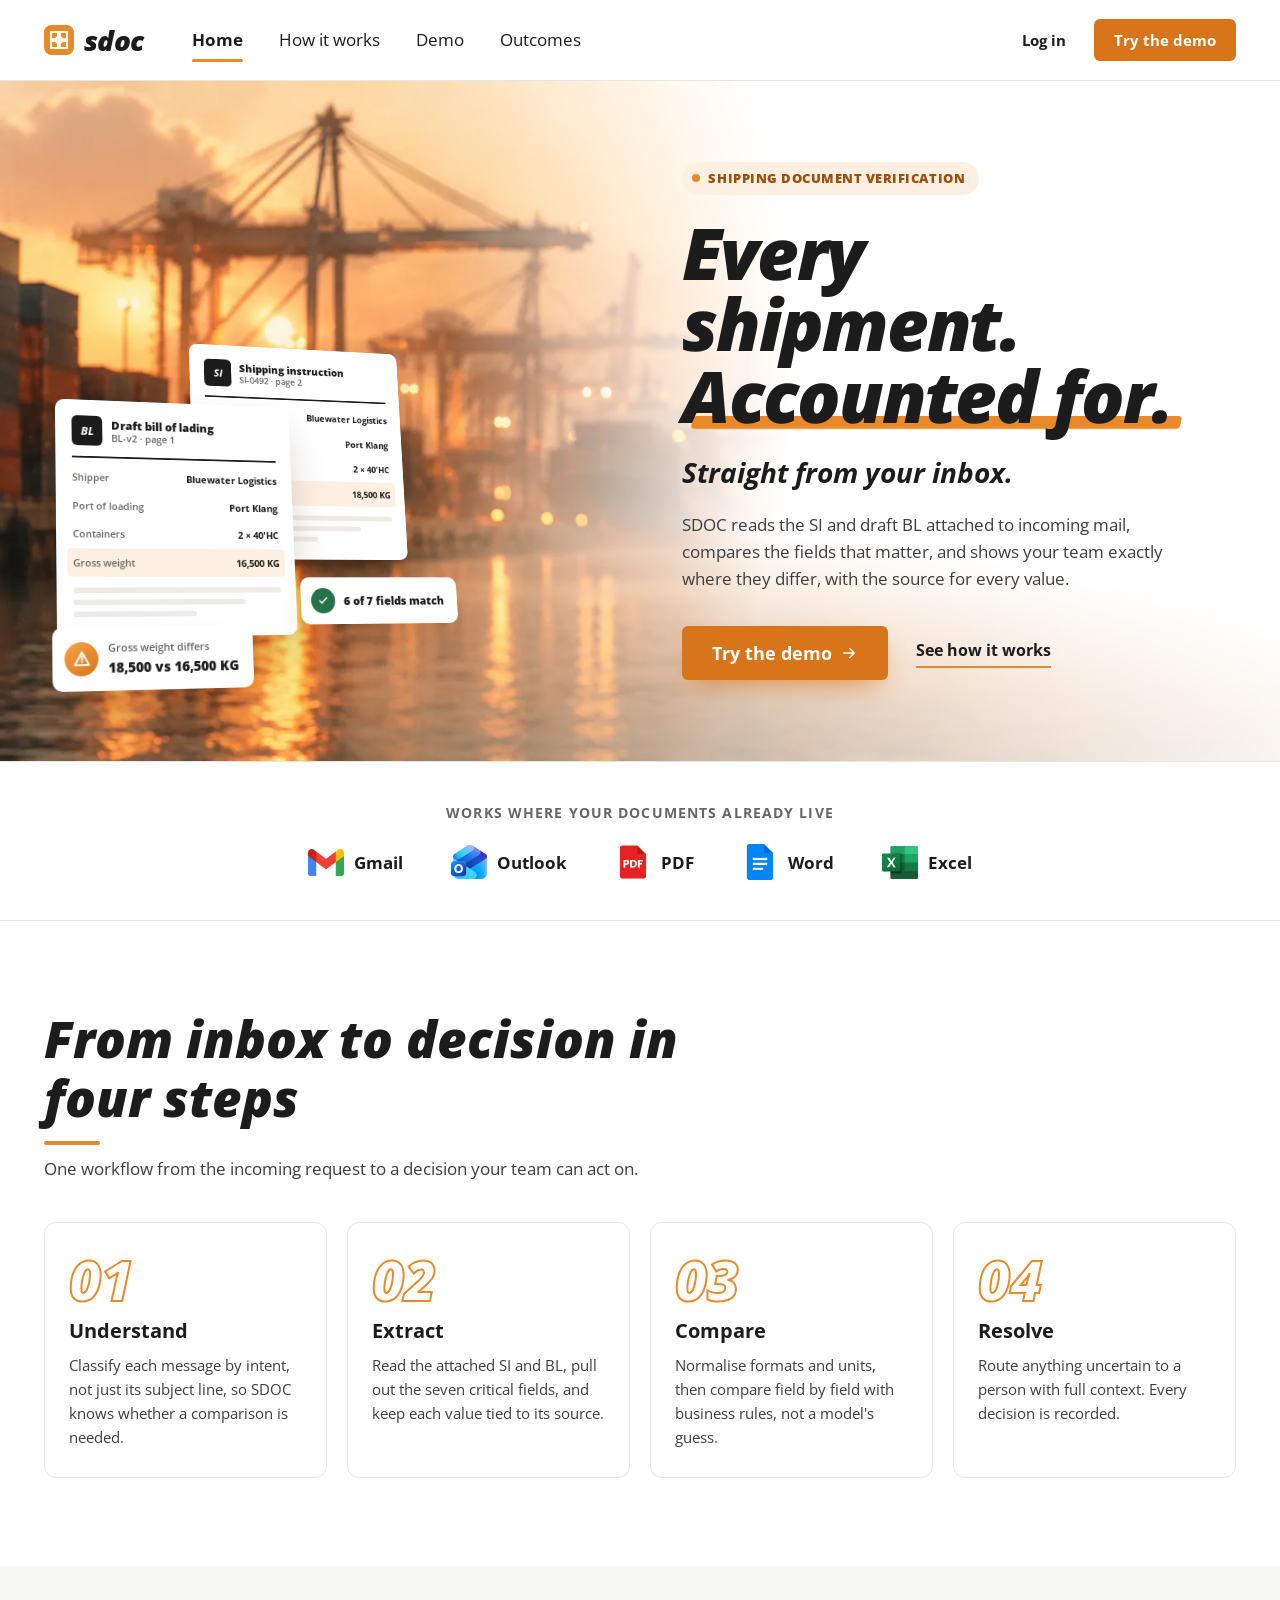
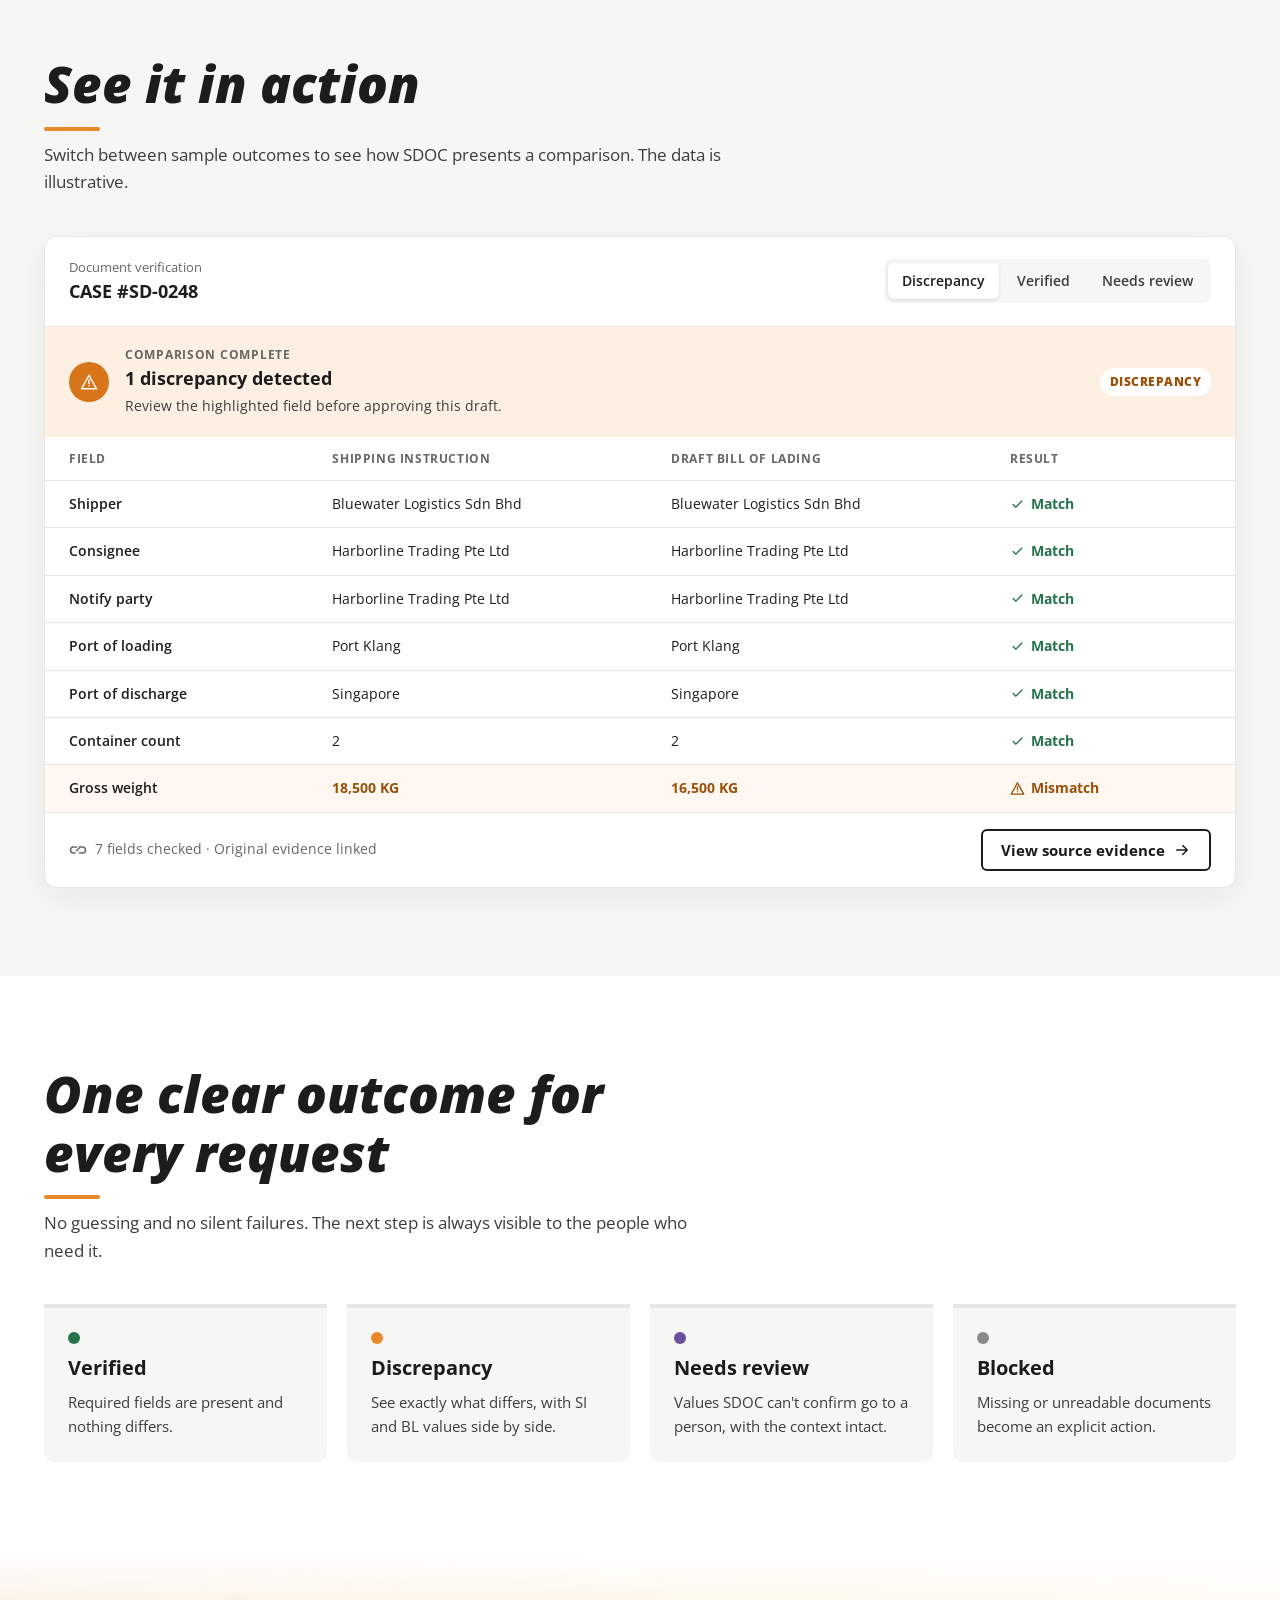
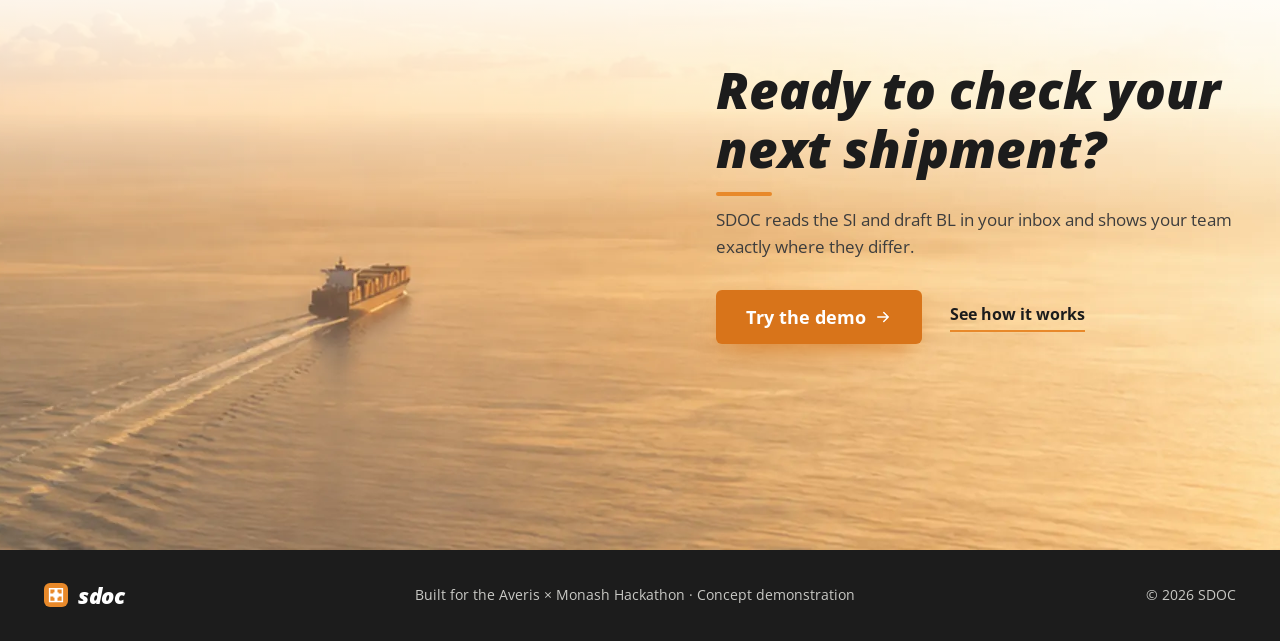
<file: sdoc-landing/index.html>
<!doctype html>
<html lang="en">
<head>
  <meta charset="UTF-8" />
  <meta name="viewport" content="width=device-width, initial-scale=1.0" />
  <meta name="theme-color" content="#ffffff" />
  <meta name="description" content="SDOC brings evidence-driven shipping document verification from the inbox to a clear, traceable decision." />
  <title>SDOC — Every shipment. Accounted for.</title>
  <link rel="icon" type="image/svg+xml" href="assets/favicon.svg" />
  <link rel="preconnect" href="https://fonts.googleapis.com" />
  <link rel="preconnect" href="https://fonts.gstatic.com" crossorigin />
  <link href="https://fonts.googleapis.com/css2?family=Open+Sans:ital,wght@0,400;0,600;0,700;0,800;1,600;1,700;1,800&display=swap" rel="stylesheet" />
  <link rel="stylesheet" href="styles.css?v=averis14" />
  <script src="app.js?v=averis15" defer></script>
</head>
<body>
  <svg class="icon-sprite" xmlns="http://www.w3.org/2000/svg" aria-hidden="true">
    <symbol id="i-arrow" viewBox="0 0 24 24"><path d="M5 12h14m-6-6 6 6-6 6"/></symbol>
    <symbol id="i-check" viewBox="0 0 24 24"><path d="m5 12 4.3 4.3L19 6.5"/></symbol>
    <symbol id="i-alert" viewBox="0 0 24 24"><path d="m12 3 10 18H2L12 3ZM12 9v5M12 17h.01"/></symbol>
    <symbol id="i-eye" viewBox="0 0 24 24"><path d="M2 12s4-7 10-7 10 7 10 7-4 7-10 7S2 12 2 12Z"/><circle cx="12" cy="12" r="3"/></symbol>
    <symbol id="i-file" viewBox="0 0 24 24"><path d="M13 3H6a2 2 0 0 0-2 2v14a2 2 0 0 0 2 2h12a2 2 0 0 0 2-2V10zM13 3v7h7"/></symbol>
    <symbol id="i-link" viewBox="0 0 24 24"><path d="m10 13 4-4M8 16H6a4 4 0 0 1 0-8h4M14 8h4a4 4 0 0 1 0 8h-4"/></symbol>
    <symbol id="i-menu" viewBox="0 0 24 24"><path d="M3 7h18M3 12h18M3 17h18"/></symbol>
    <symbol id="i-x" viewBox="0 0 24 24"><path d="M5 5 19 19M19 5 5 19"/></symbol>
  </svg>

  <header class="site-header">
    <div class="wrap header-row">
      <a class="brand" href="#top" aria-label="SDOC home"><img src="assets/favicon.svg" alt="" width="30" height="30">sdoc</a>
      <nav class="desktop-nav" aria-label="Main navigation">
        <a href="#top" class="is-current">Home</a>
        <a href="#how">How it works</a>
        <a href="#demo">Demo</a>
        <a href="#outcomes">Outcomes</a>
      </nav>
      <div class="header-actions">
        <a class="button button-ghost" href="/login">Log in</a>
        <a class="button button-primary" href="/login">Try the demo</a>
      </div>
      <button class="menu-toggle" type="button" aria-label="Open menu" aria-expanded="false" aria-controls="mobile-nav"><svg><use href="#i-menu"/></svg></button>
    </div>
    <nav class="mobile-nav wrap" id="mobile-nav" aria-label="Mobile navigation" hidden>
      <a href="#how">How it works</a><a href="/login">Try the demo</a><a href="#outcomes">Outcomes</a><a href="/login">Log in</a>
    </nav>
  </header>

  <main id="top">
    <section class="hero" aria-labelledby="hero-title">
      <div class="hero-bg" aria-hidden="true"></div>
      <div class="hero-stage" aria-hidden="true">
        <div class="stack">
          <div class="stack-3d" id="stack-3d">
            <div class="sheet sheet-si">
              <div class="sheet-head"><b>SI</b><span>Shipping instruction<small>SI-0492 · page 2</small></span></div>
              <div class="sheet-row"><span>Shipper</span><i>Bluewater Logistics</i></div>
              <div class="sheet-row"><span>Port of loading</span><i>Port Klang</i></div>
              <div class="sheet-row"><span>Containers</span><i>2 × 40'HC</i></div>
              <div class="sheet-row is-hot"><span>Gross weight</span><i>18,500 KG</i></div>
              <div class="sheet-lines"><i></i><i></i><i></i></div>
              <div class="scan-beam"></div>
            </div>
            <div class="sheet sheet-bl">
              <div class="sheet-head"><b>BL</b><span>Draft bill of lading<small>BL-v2 · page 1</small></span></div>
              <div class="sheet-row"><span>Shipper</span><i>Bluewater Logistics</i></div>
              <div class="sheet-row"><span>Port of loading</span><i>Port Klang</i></div>
              <div class="sheet-row"><span>Containers</span><i>2 × 40'HC</i></div>
              <div class="sheet-row is-hot"><span>Gross weight</span><i>16,500 KG</i></div>
              <div class="sheet-lines"><i></i><i></i><i></i></div>
              <div class="scan-beam"></div>
            </div>
            <div class="float-card float-result">
              <span class="float-icon"><svg><use href="#i-alert"/></svg></span>
              <span><small>Gross weight differs</small>18,500 vs 16,500 KG</span>
            </div>
            <div class="float-card float-ok">
              <span class="float-icon"><svg><use href="#i-check"/></svg></span>
              <span>6 of 7 fields match</span>
            </div>
          </div>
        </div>
      </div>
      <div class="hero-copy">
        <span class="hero-kicker"><span class="kicker-dot"></span>Shipping document verification</span>
        <h1 id="hero-title">Every shipment. <span class="mark">Accounted for.</span></h1>
        <p class="hero-sub">Straight from your inbox.</p>
        <p class="hero-description">SDOC reads the SI and draft BL attached to incoming mail, compares the fields that matter, and shows your team exactly where they differ, with the source for every value.</p>
        <div class="hero-actions">
          <a class="button button-primary button-lg" href="/login">Try the demo <svg><use href="#i-arrow"/></svg></a>
          <a class="text-link" href="#how">See how it works</a>
        </div>
      </div>
    </section>

    <section class="integrations" aria-labelledby="integrations-title">
      <div class="wrap">
        <h2 id="integrations-title" class="eyebrow">Works where your documents already live</h2>
        <ul class="integration-list reveal">
          <li><img src="assets/icons/gmail.webp" alt="">Gmail</li>
          <li><img src="assets/icons/outlook.webp" alt="">Outlook</li>
          <li><img src="assets/icons/pdf.png" alt="">PDF</li>
          <li><img src="assets/icons/word.png" alt="">Word</li>
          <li><img src="assets/icons/excel.webp" alt="">Excel</li>
        </ul>
      </div>
    </section>

    <section class="section" id="how" aria-labelledby="how-title">
      <div class="wrap">
        <div class="section-head reveal">
          <h2 id="how-title">From inbox to decision in four steps</h2>
          <p>One workflow from the incoming request to a decision your team can act on.</p>
        </div>
        <ol class="steps">
          <li class="reveal"><span class="step-n">01</span><h3>Understand</h3><p>Classify each message by intent, not just its subject line, so SDOC knows whether a comparison is needed.</p></li>
          <li class="reveal"><span class="step-n">02</span><h3>Extract</h3><p>Read the attached SI and BL, pull out the seven critical fields, and keep each value tied to its source.</p></li>
          <li class="reveal"><span class="step-n">03</span><h3>Compare</h3><p>Normalise formats and units, then compare field by field with business rules, not a model's guess.</p></li>
          <li class="reveal"><span class="step-n">04</span><h3>Resolve</h3><p>Route anything uncertain to a person with full context. Every decision is recorded.</p></li>
        </ol>
      </div>
    </section>

    <section class="section section-tint" id="demo" aria-labelledby="demo-title">
      <div class="wrap">
        <div class="section-head reveal">
          <h2 id="demo-title">See it in action</h2>
          <p>Switch between sample outcomes to see how SDOC presents a comparison. The data is illustrative.</p>
        </div>
        <div class="demo-card reveal">
          <div class="demo-top">
            <div><span class="demo-label">Document verification</span><strong class="demo-case" id="case-id">CASE #SD-0248</strong></div>
            <div class="scenario-row" role="tablist" aria-label="Sample comparison outcomes">
              <button class="scenario-tab active" type="button" role="tab" aria-selected="true" data-scenario="discrepancy">Discrepancy</button>
              <button class="scenario-tab" type="button" role="tab" aria-selected="false" data-scenario="verified">Verified</button>
              <button class="scenario-tab" type="button" role="tab" aria-selected="false" data-scenario="review">Needs review</button>
            </div>
          </div>
          <div class="result-summary">
            <div class="result-icon result-warn" id="result-icon"><svg><use href="#i-alert"/></svg></div>
            <div class="result-copy"><span id="result-kicker">COMPARISON COMPLETE</span><strong id="result-title">1 discrepancy detected</strong><small id="result-desc">Review the highlighted field before approving this draft.</small></div>
            <span class="result-state discrepancy" id="result-state">DISCREPANCY</span>
          </div>
          <div class="comparison-table" role="table" aria-label="Shipping Instruction versus Bill of Lading">
            <div class="table-head" role="row"><span role="columnheader">Field</span><span role="columnheader">Shipping instruction</span><span role="columnheader">Draft bill of lading</span><span role="columnheader">Result</span></div>
            <div id="comparison-rows"></div>
          </div>
          <div class="demo-bottom">
            <span><svg><use href="#i-link"/></svg> <span id="evidence-copy">7 fields checked · Original evidence linked</span></span>
            <button type="button" class="button button-outline" id="demo-action">View source evidence <svg><use href="#i-arrow"/></svg></button>
          </div>
        </div>
      </div>
    </section>

    <section class="section" id="outcomes" aria-labelledby="outcomes-title">
      <div class="wrap">
        <div class="section-head reveal">
          <h2 id="outcomes-title">One clear outcome for every request</h2>
          <p>No guessing and no silent failures. The next step is always visible to the people who need it.</p>
        </div>
        <div class="outcome-grid">
          <article class="outcome reveal"><span class="outcome-dot green"></span><h3>Verified</h3><p>Required fields are present and nothing differs.</p></article>
          <article class="outcome reveal"><span class="outcome-dot orange"></span><h3>Discrepancy</h3><p>See exactly what differs, with SI and BL values side by side.</p></article>
          <article class="outcome reveal"><span class="outcome-dot purple"></span><h3>Needs review</h3><p>Values SDOC can't confirm go to a person, with the context intact.</p></article>
          <article class="outcome reveal"><span class="outcome-dot grey"></span><h3>Blocked</h3><p>Missing or unreadable documents become an explicit action.</p></article>
        </div>
      </div>
    </section>

    <section class="voyage" aria-labelledby="voyage-title">
      <div class="wrap">
        <div class="voyage-copy section-head reveal">
          <h2 id="voyage-title">Ready to check your next shipment?</h2>
          <p>SDOC reads the SI and draft BL in your inbox and shows your team exactly where they differ.</p>
          <div class="hero-actions">
            <a class="button button-primary button-lg" href="/login">Try the demo <svg><use href="#i-arrow"/></svg></a>
            <a class="text-link" href="#how">See how it works</a>
          </div>
        </div>
      </div>
    </section>

  </main>

  <footer class="site-footer">
    <div class="wrap footer-row">
      <span class="brand brand-footer"><img src="assets/favicon.svg" alt="" width="24" height="24">sdoc</span>
      <span>Built for the Averis × Monash Hackathon · Concept demonstration</span>
      <span>© 2026 SDOC</span>
    </div>
  </footer>

  <dialog class="evidence-dialog" id="evidence-dialog" aria-labelledby="dialog-title">
    <div class="dialog-top"><div><span class="dialog-kicker">Traceable by design</span><h3 id="dialog-title">Source evidence</h3></div><button type="button" id="close-dialog" aria-label="Close evidence dialog"><svg><use href="#i-x"/></svg></button></div>
    <p id="dialog-intro">This is an illustrative source trace from the selected demo scenario.</p>
    <div class="dialog-docs" id="dialog-docs"></div>
    <div class="dialog-footer"><span>Demonstration data · no live emails processed</span><button type="button" class="button button-primary" id="dialog-done">Done</button></div>
  </dialog>
</body>
</html>
</file>
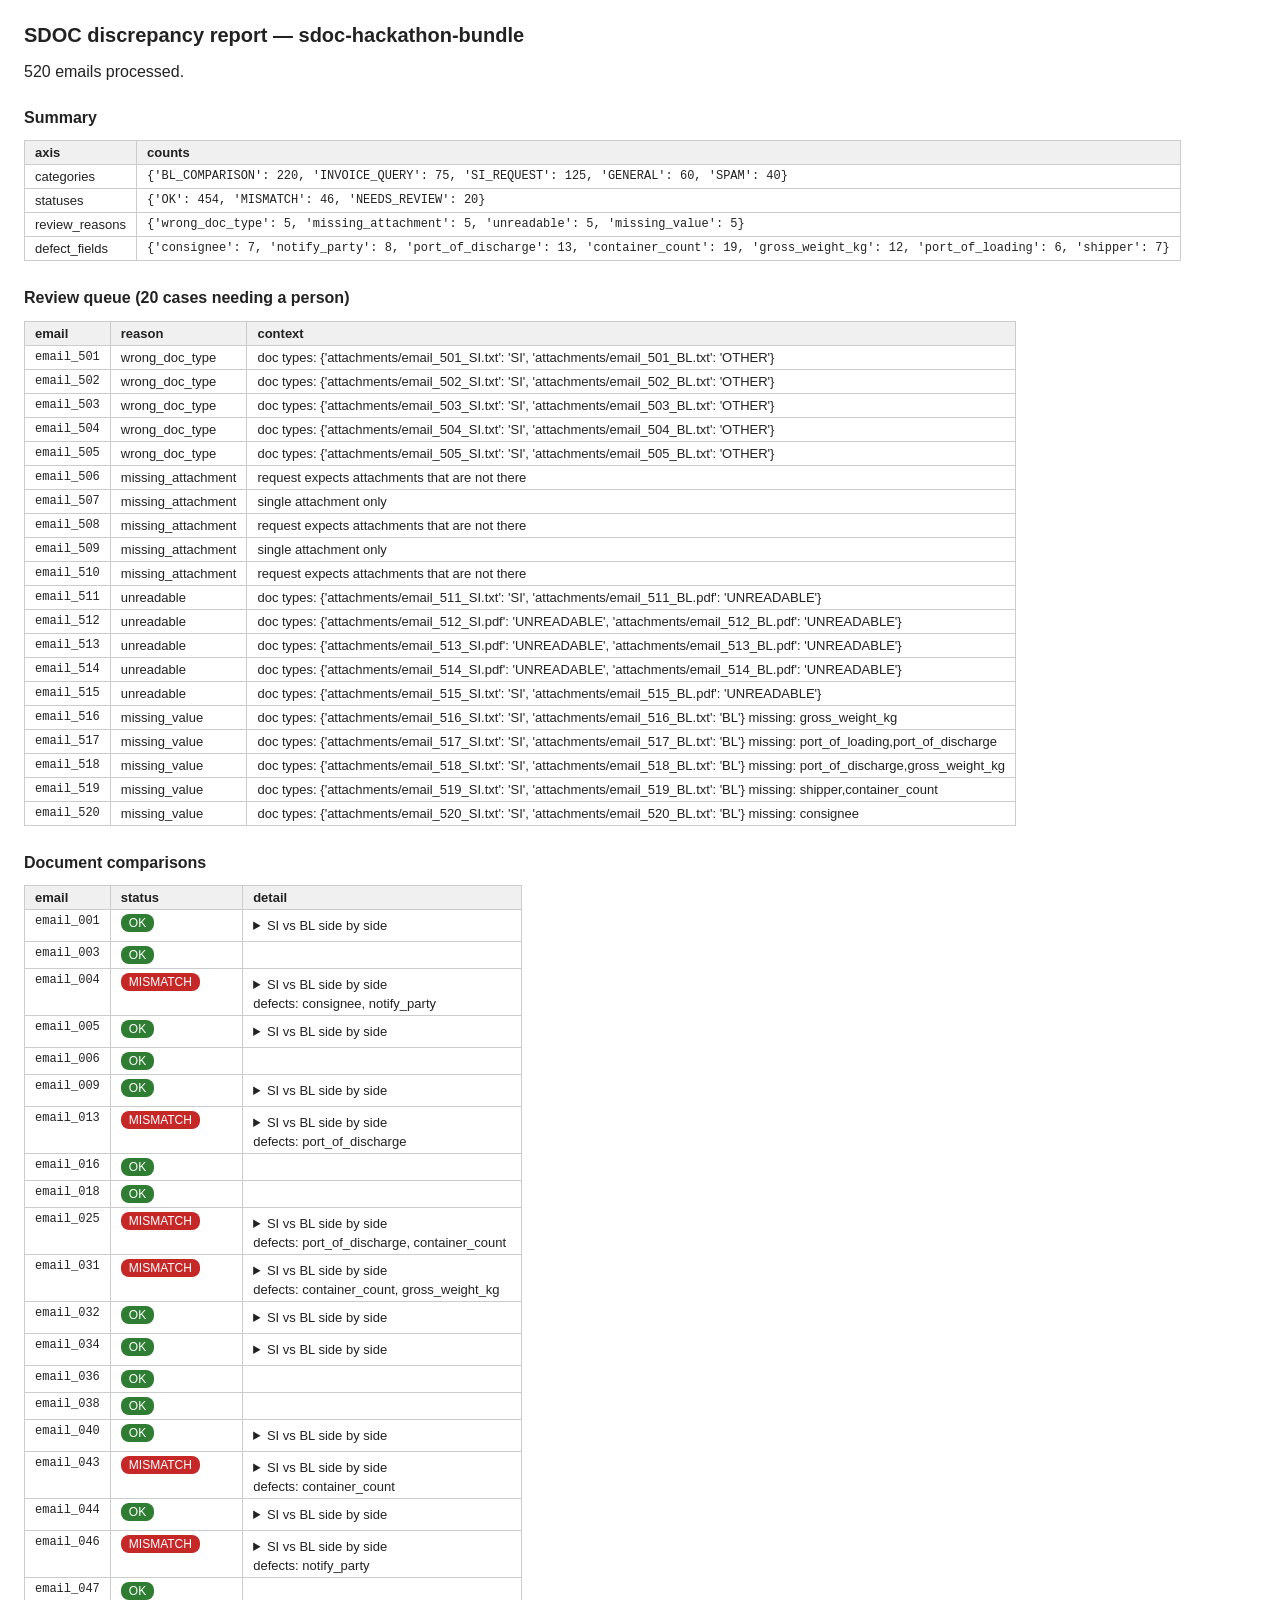
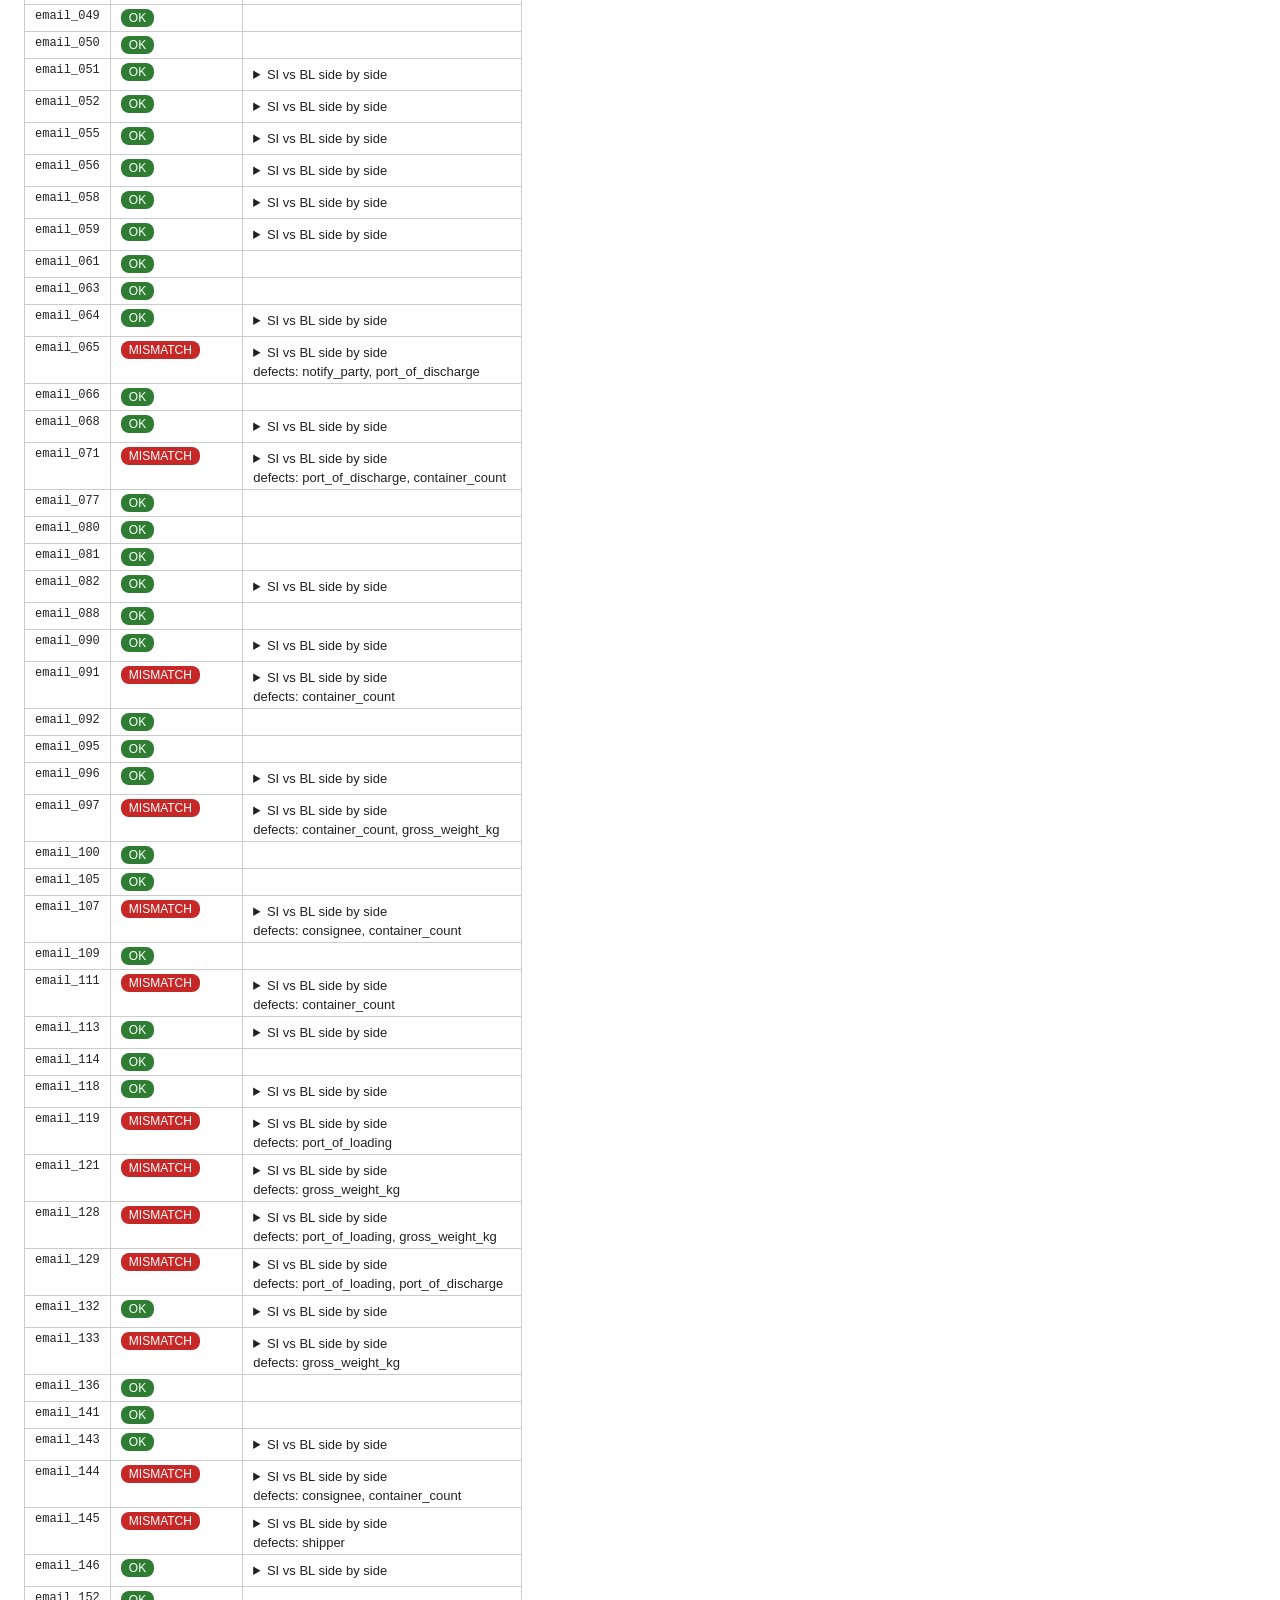
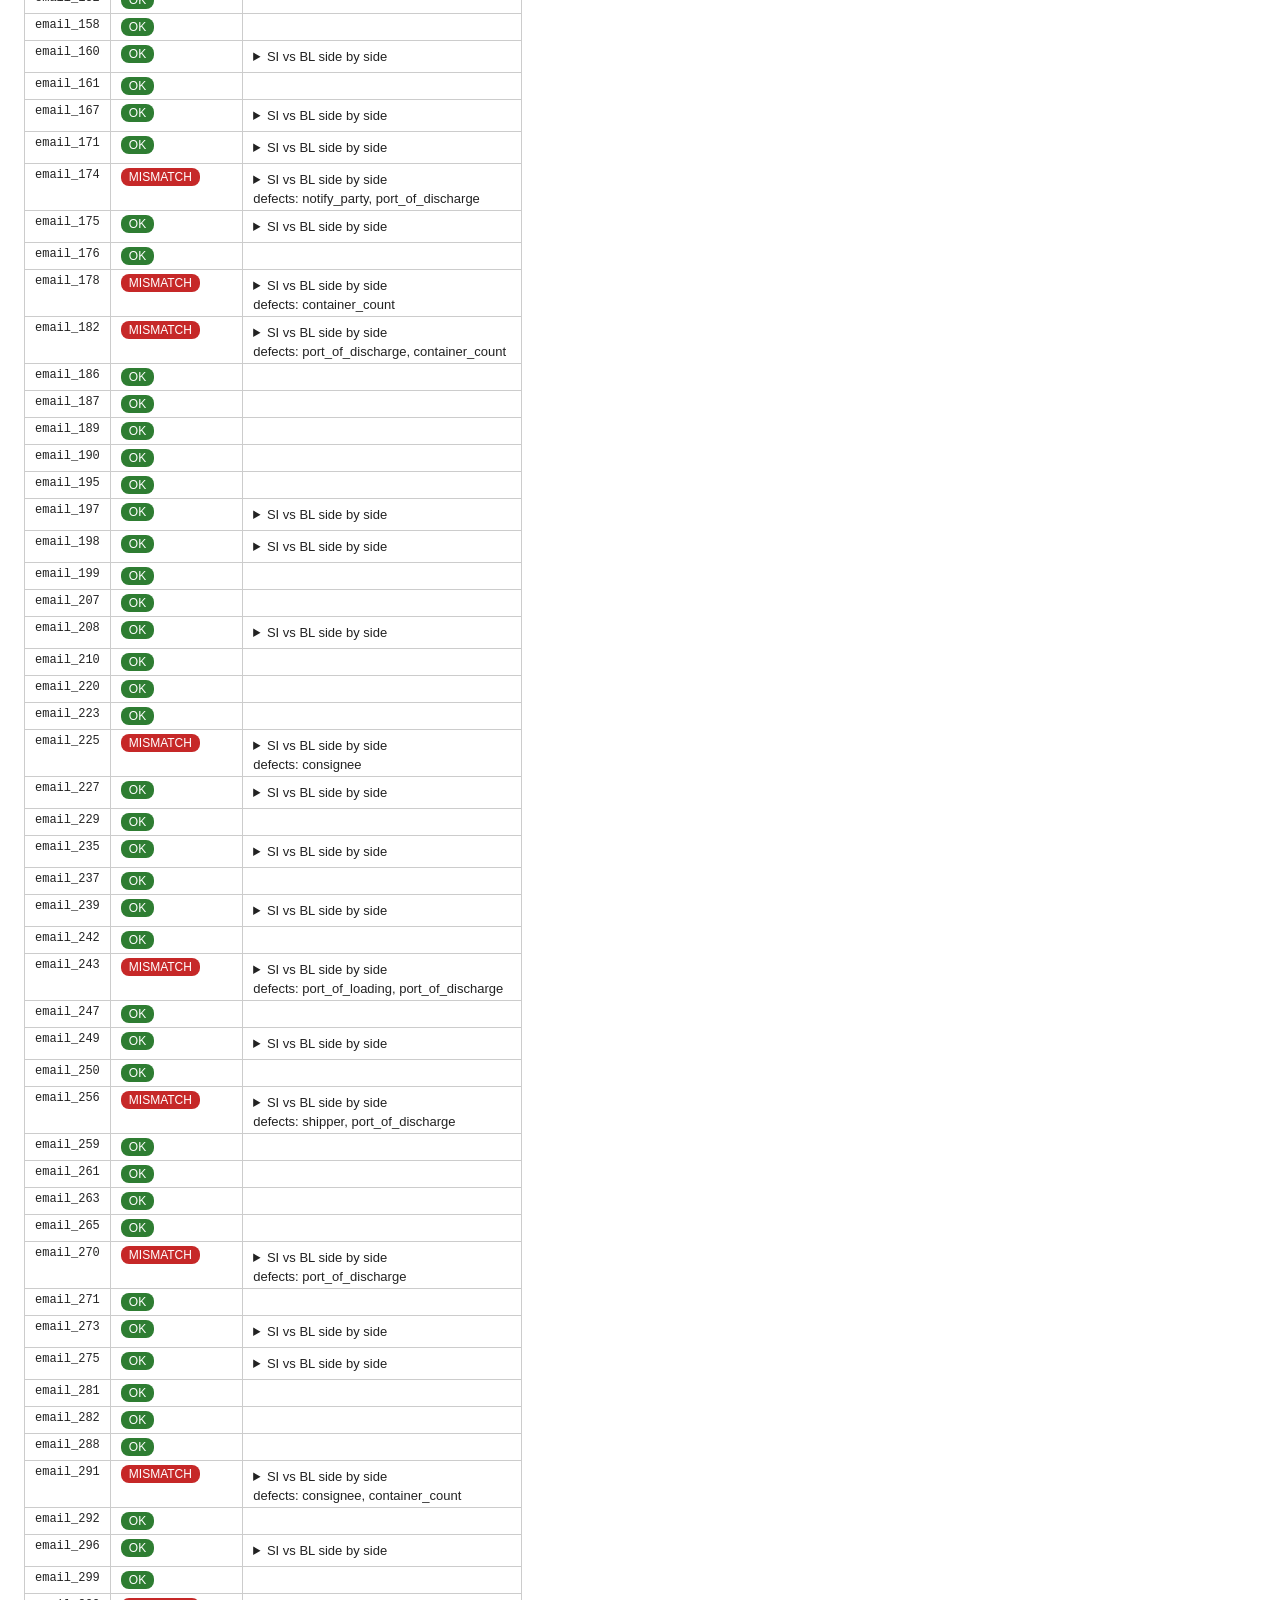
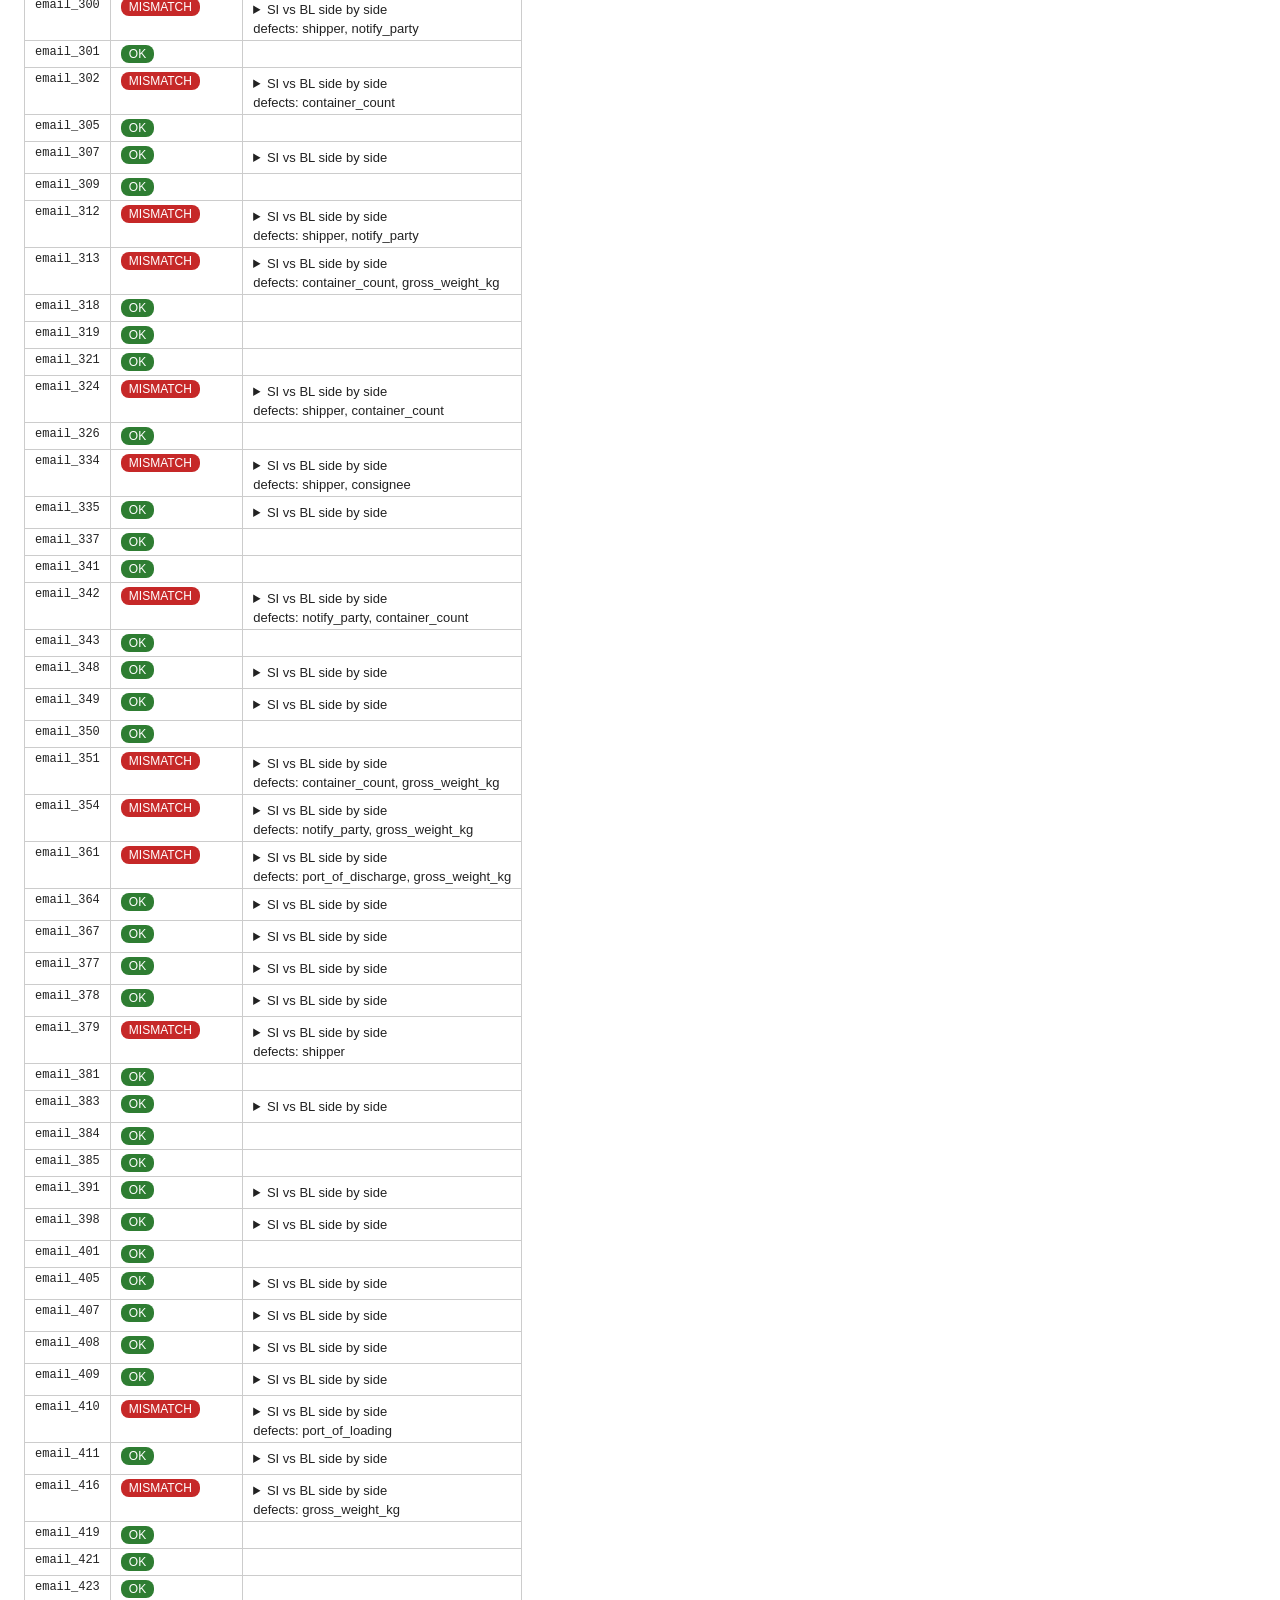
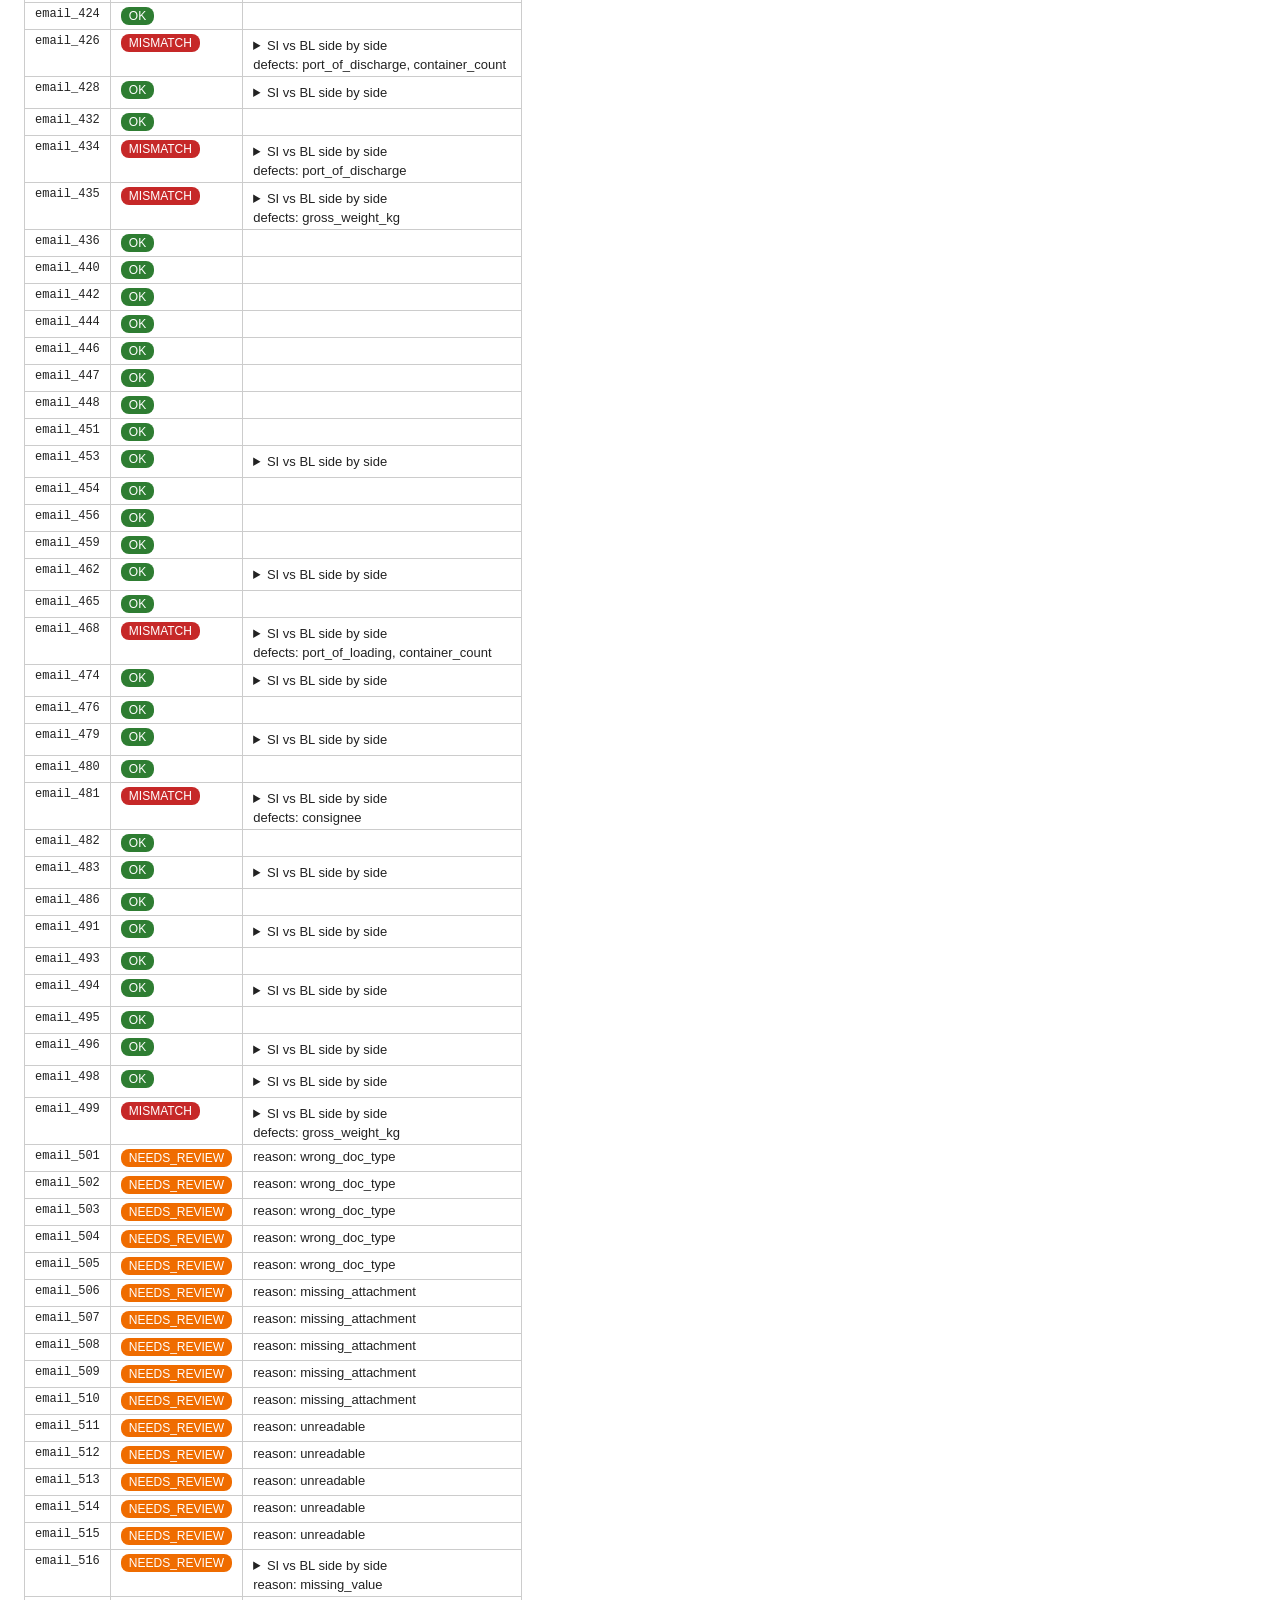
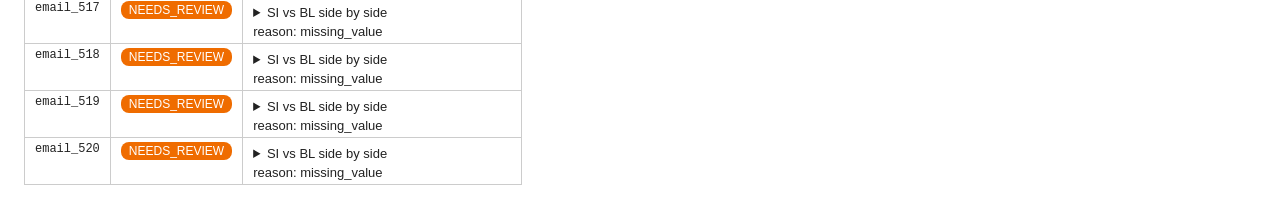
<file: Averis1am/report.html>
<html><head><meta charset='utf-8'><style>body{font-family:Segoe UI,Arial,sans-serif;margin:24px;color:#222}h1{font-size:20px} h2{font-size:16px;margin-top:28px}table{border-collapse:collapse;margin:8px 0;font-size:13px}td,th{border:1px solid #ccc;padding:4px 10px;text-align:left;vertical-align:top}th{background:#f0f0f0}.chip{display:inline-block;padding:2px 8px;border-radius:8px;color:#fff;font-size:12px}.bad{background:#fdecea}.ok{background:#e8f5e9}.mono{font-family:Consolas,monospace;font-size:12px}details{margin:4px 0}summary{cursor:pointer}</style></head><body><h1>SDOC discrepancy report — sdoc-hackathon-bundle</h1><p>520 emails processed.</p><h2>Summary</h2><table><tr><th>axis</th><th>counts</th></tr><tr><td>categories</td><td class='mono'>{&#x27;BL_COMPARISON&#x27;: 220, &#x27;INVOICE_QUERY&#x27;: 75, &#x27;SI_REQUEST&#x27;: 125, &#x27;GENERAL&#x27;: 60, &#x27;SPAM&#x27;: 40}</td></tr><tr><td>statuses</td><td class='mono'>{&#x27;OK&#x27;: 454, &#x27;MISMATCH&#x27;: 46, &#x27;NEEDS_REVIEW&#x27;: 20}</td></tr><tr><td>review_reasons</td><td class='mono'>{&#x27;wrong_doc_type&#x27;: 5, &#x27;missing_attachment&#x27;: 5, &#x27;unreadable&#x27;: 5, &#x27;missing_value&#x27;: 5}</td></tr><tr><td>defect_fields</td><td class='mono'>{&#x27;consignee&#x27;: 7, &#x27;notify_party&#x27;: 8, &#x27;port_of_discharge&#x27;: 13, &#x27;container_count&#x27;: 19, &#x27;gross_weight_kg&#x27;: 12, &#x27;port_of_loading&#x27;: 6, &#x27;shipper&#x27;: 7}</td></tr></table><h2>Review queue (20 cases needing a person)</h2><table><tr><th>email</th><th>reason</th><th>context</th></tr><tr><td class='mono'>email_501</td><td>wrong_doc_type</td><td>doc types: {&#x27;attachments/email_501_SI.txt&#x27;: &#x27;SI&#x27;, &#x27;attachments/email_501_BL.txt&#x27;: &#x27;OTHER&#x27;}</td></tr><tr><td class='mono'>email_502</td><td>wrong_doc_type</td><td>doc types: {&#x27;attachments/email_502_SI.txt&#x27;: &#x27;SI&#x27;, &#x27;attachments/email_502_BL.txt&#x27;: &#x27;OTHER&#x27;}</td></tr><tr><td class='mono'>email_503</td><td>wrong_doc_type</td><td>doc types: {&#x27;attachments/email_503_SI.txt&#x27;: &#x27;SI&#x27;, &#x27;attachments/email_503_BL.txt&#x27;: &#x27;OTHER&#x27;}</td></tr><tr><td class='mono'>email_504</td><td>wrong_doc_type</td><td>doc types: {&#x27;attachments/email_504_SI.txt&#x27;: &#x27;SI&#x27;, &#x27;attachments/email_504_BL.txt&#x27;: &#x27;OTHER&#x27;}</td></tr><tr><td class='mono'>email_505</td><td>wrong_doc_type</td><td>doc types: {&#x27;attachments/email_505_SI.txt&#x27;: &#x27;SI&#x27;, &#x27;attachments/email_505_BL.txt&#x27;: &#x27;OTHER&#x27;}</td></tr><tr><td class='mono'>email_506</td><td>missing_attachment</td><td>request expects attachments that are not there</td></tr><tr><td class='mono'>email_507</td><td>missing_attachment</td><td>single attachment only</td></tr><tr><td class='mono'>email_508</td><td>missing_attachment</td><td>request expects attachments that are not there</td></tr><tr><td class='mono'>email_509</td><td>missing_attachment</td><td>single attachment only</td></tr><tr><td class='mono'>email_510</td><td>missing_attachment</td><td>request expects attachments that are not there</td></tr><tr><td class='mono'>email_511</td><td>unreadable</td><td>doc types: {&#x27;attachments/email_511_SI.txt&#x27;: &#x27;SI&#x27;, &#x27;attachments/email_511_BL.pdf&#x27;: &#x27;UNREADABLE&#x27;}</td></tr><tr><td class='mono'>email_512</td><td>unreadable</td><td>doc types: {&#x27;attachments/email_512_SI.pdf&#x27;: &#x27;UNREADABLE&#x27;, &#x27;attachments/email_512_BL.pdf&#x27;: &#x27;UNREADABLE&#x27;}</td></tr><tr><td class='mono'>email_513</td><td>unreadable</td><td>doc types: {&#x27;attachments/email_513_SI.pdf&#x27;: &#x27;UNREADABLE&#x27;, &#x27;attachments/email_513_BL.pdf&#x27;: &#x27;UNREADABLE&#x27;}</td></tr><tr><td class='mono'>email_514</td><td>unreadable</td><td>doc types: {&#x27;attachments/email_514_SI.pdf&#x27;: &#x27;UNREADABLE&#x27;, &#x27;attachments/email_514_BL.pdf&#x27;: &#x27;UNREADABLE&#x27;}</td></tr><tr><td class='mono'>email_515</td><td>unreadable</td><td>doc types: {&#x27;attachments/email_515_SI.txt&#x27;: &#x27;SI&#x27;, &#x27;attachments/email_515_BL.pdf&#x27;: &#x27;UNREADABLE&#x27;}</td></tr><tr><td class='mono'>email_516</td><td>missing_value</td><td>doc types: {&#x27;attachments/email_516_SI.txt&#x27;: &#x27;SI&#x27;, &#x27;attachments/email_516_BL.txt&#x27;: &#x27;BL&#x27;} missing: gross_weight_kg</td></tr><tr><td class='mono'>email_517</td><td>missing_value</td><td>doc types: {&#x27;attachments/email_517_SI.txt&#x27;: &#x27;SI&#x27;, &#x27;attachments/email_517_BL.txt&#x27;: &#x27;BL&#x27;} missing: port_of_loading,port_of_discharge</td></tr><tr><td class='mono'>email_518</td><td>missing_value</td><td>doc types: {&#x27;attachments/email_518_SI.txt&#x27;: &#x27;SI&#x27;, &#x27;attachments/email_518_BL.txt&#x27;: &#x27;BL&#x27;} missing: port_of_discharge,gross_weight_kg</td></tr><tr><td class='mono'>email_519</td><td>missing_value</td><td>doc types: {&#x27;attachments/email_519_SI.txt&#x27;: &#x27;SI&#x27;, &#x27;attachments/email_519_BL.txt&#x27;: &#x27;BL&#x27;} missing: shipper,container_count</td></tr><tr><td class='mono'>email_520</td><td>missing_value</td><td>doc types: {&#x27;attachments/email_520_SI.txt&#x27;: &#x27;SI&#x27;, &#x27;attachments/email_520_BL.txt&#x27;: &#x27;BL&#x27;} missing: consignee</td></tr></table><h2>Document comparisons</h2><table><tr><th>email</th><th>status</th><th>detail</th></tr><tr><td class='mono'>email_001</td><td><span class='chip' style='background:#2e7d32'>OK</span></td><td><details><summary>SI vs BL side by side</summary><table><tr><th>field</th><th>SI</th><th>BL</th></tr><tr class=''><td>shipper</td><td>APRIL FAR EAST (M) SDN BHD</td><td>APRIL FAR EAST (M) SDN BHD</td></tr><tr class=''><td>consignee</td><td>MOORIM SP CO., LTD</td><td>MOORIM SP CO., LTD</td></tr><tr class=''><td>notify_party</td><td>UAB NOVAKOPA</td><td>UAB NOVAKOPA</td></tr><tr class=''><td>port_of_loading</td><td>PORT KLANG (WESTPORT), MALAYSIA (MYPKG)</td><td>PORT KLANG (WESTPORT), MALAYSIA (MYPKG)</td></tr><tr class=''><td>port_of_discharge</td><td>CALLAO, PERU (PECLL)</td><td>CALLAO, PERU (PECLL)</td></tr><tr class=''><td>container_count</td><td>1 x 40&#x27;HC</td><td>1 x 40&#x27;HC</td></tr><tr class=''><td>gross_weight_kg</td><td>21,577 KG</td><td>21,577 KG</td></tr></table></details></td></tr><tr><td class='mono'>email_003</td><td><span class='chip' style='background:#2e7d32'>OK</span></td><td></td></tr><tr><td class='mono'>email_004</td><td><span class='chip' style='background:#c62828'>MISMATCH</span></td><td><details><summary>SI vs BL side by side</summary><table><tr><th>field</th><th>SI</th><th>BL</th></tr><tr class=''><td>shipper</td><td>APRIL FAR EAST (M) SDN BHD</td><td>APRIL FAR EAST (M) SDN BHD</td></tr><tr class='bad'><td>consignee</td><td>EAST BRIGHT FZ-LLC</td><td>UAB NOVAKOPA</td></tr><tr class='bad'><td>notify_party</td><td>EAST BRIGHT FZ-LLC</td><td>UAB NOVAKOPA</td></tr><tr class=''><td>port_of_loading</td><td>NANTONG, CHINA (CNNTG)</td><td>NANTONG, CHINA (CNNTG)</td></tr><tr class=''><td>port_of_discharge</td><td>KARACHI, PAKISTAN (PKKHI)</td><td>KARACHI, PAKISTAN (PKKHI)</td></tr><tr class=''><td>container_count</td><td>6 x 40&#x27;HC</td><td>6 x 40&#x27;HC</td></tr><tr class=''><td>gross_weight_kg</td><td>131,058 KG</td><td>131,058 KG</td></tr></table></details> defects: consignee, notify_party</td></tr><tr><td class='mono'>email_005</td><td><span class='chip' style='background:#2e7d32'>OK</span></td><td><details><summary>SI vs BL side by side</summary><table><tr><th>field</th><th>SI</th><th>BL</th></tr><tr class=''><td>shipper</td><td>ASIA PACIFIC PAPERBOARD TRADING PTE LTD | 80 RAFFLES PLACE, #50-01 UOB PLAZA 1; SINGAPORE 048624</td><td>ASIA PACIFIC PAPERBOARD TRADING PTE LTD | 80 RAFFLES PLACE, #50-01 UOB PLAZA 1; SINGAPORE 048624</td></tr><tr class=''><td>consignee</td><td>BALL &amp; DOGGETT AUSTRALIA PTY LTD | 43-45 METROPOLITAN ROAD; ENFIELD NSW 2136, AUSTRALIA</td><td>BALL &amp; DOGGETT AUSTRALIA PTY LTD | 43-45 METROPOLITAN ROAD; ENFIELD NSW 2136, AUSTRALIA</td></tr><tr class=''><td>notify_party</td><td>BALL &amp; DOGGETT AUSTRALIA PTY LTD | 43-45 METROPOLITAN ROAD; ENFIELD NSW 2136, AUSTRALIA</td><td>BALL &amp; DOGGETT AUSTRALIA PTY LTD | 43-45 METROPOLITAN ROAD; ENFIELD NSW 2136, AUSTRALIA</td></tr><tr class=''><td>port_of_loading</td><td>SINGAPORE</td><td>SINGAPORE</td></tr><tr class=''><td>port_of_discharge</td><td>KOPER, SLOVENIA</td><td>KOPER, SLOVENIA</td></tr><tr class=''><td>container_count</td><td>15 x 20&#x27;GP</td><td>15 x 20&#x27;GP</td></tr><tr class=''><td>gross_weight_kg</td><td>341715</td><td>341715</td></tr></table></details></td></tr><tr><td class='mono'>email_006</td><td><span class='chip' style='background:#2e7d32'>OK</span></td><td></td></tr><tr><td class='mono'>email_009</td><td><span class='chip' style='background:#2e7d32'>OK</span></td><td><details><summary>SI vs BL side by side</summary><table><tr><th>field</th><th>SI</th><th>BL</th></tr><tr class=''><td>shipper</td><td>ASIA PACIFIC PAPERBOARD TRADING PTE LTD</td><td>ASIA PACIFIC PAPERBOARD TRADING PTE LTD</td></tr><tr class=''><td>consignee</td><td>PACIFIC OFFICE (M) SDN BHD</td><td>PACIFIC OFFICE (M) SDN BHD</td></tr><tr class=''><td>notify_party</td><td>PACIFIC OFFICE (M) SDN BHD</td><td>PACIFIC OFFICE (M) SDN BHD</td></tr><tr class=''><td>port_of_loading</td><td>PORT KLANG (WESTPORT), MALAYSIA (MYPKG)</td><td>PORT KLANG (WESTPORT), MALAYSIA (MYPKG)</td></tr><tr class=''><td>port_of_discharge</td><td>MERSIN, TURKEY (TRMER)</td><td>MERSIN, TURKEY (TRMER)</td></tr><tr class=''><td>container_count</td><td>1 x 40&#x27;HC</td><td>1 x 40&#x27;HC</td></tr><tr class=''><td>gross_weight_kg</td><td>20,381 KG</td><td>20,381 KG</td></tr></table></details></td></tr><tr><td class='mono'>email_013</td><td><span class='chip' style='background:#c62828'>MISMATCH</span></td><td><details><summary>SI vs BL side by side</summary><table><tr><th>field</th><th>SI</th><th>BL</th></tr><tr class=''><td>shipper</td><td>ASIA PACIFIC PAPERBOARD TRADING PTE LTD</td><td>ASIA PACIFIC PAPERBOARD TRADING PTE LTD</td></tr><tr class=''><td>consignee</td><td>ROXCEL TRADING GMBH</td><td>ROXCEL TRADING GMBH</td></tr><tr class=''><td>notify_party</td><td>ROXCEL TRADING GMBH</td><td>ROXCEL TRADING GMBH</td></tr><tr class=''><td>port_of_loading</td><td>SINGAPORE (SGSIN)</td><td>SINGAPORE (SGSIN)</td></tr><tr class='bad'><td>port_of_discharge</td><td>MOMBASA, KENYA (KEMBA)</td><td>TUTICORIN, INDIA (KEMBA)</td></tr><tr class=''><td>container_count</td><td>3 x 40&#x27;HC</td><td>3 x 40&#x27;HC</td></tr><tr class=''><td>gross_weight_kg</td><td>67,311 KG</td><td>67,311 KG</td></tr></table></details> defects: port_of_discharge</td></tr><tr><td class='mono'>email_016</td><td><span class='chip' style='background:#2e7d32'>OK</span></td><td></td></tr><tr><td class='mono'>email_018</td><td><span class='chip' style='background:#2e7d32'>OK</span></td><td></td></tr><tr><td class='mono'>email_025</td><td><span class='chip' style='background:#c62828'>MISMATCH</span></td><td><details><summary>SI vs BL side by side</summary><table><tr><th>field</th><th>SI</th><th>BL</th></tr><tr class=''><td>shipper</td><td>APRIL FAR EAST (M) SDN BHD</td><td>APRIL FAR EAST (M) SDN BHD</td></tr><tr class=''><td>consignee</td><td>CERIEX</td><td>CERIEX</td></tr><tr class=''><td>notify_party</td><td>ROXCEL TRADING GMBH</td><td>ROXCEL TRADING GMBH</td></tr><tr class=''><td>port_of_loading</td><td>PORT KLANG (WESTPORT), MALAYSIA (MYPKG)</td><td>PORT KLANG (WESTPORT), MALAYSIA (MYPKG)</td></tr><tr class='bad'><td>port_of_discharge</td><td>FREMANTLE, AUSTRALIA (AUFRE)</td><td>BUSAN, SOUTH KOREA (AUFRE)</td></tr><tr class='bad'><td>container_count</td><td>6 x 20&#x27;GP</td><td>5 x 20&#x27;GP</td></tr><tr class=''><td>gross_weight_kg</td><td>135,126 KG</td><td>135,126 KG</td></tr></table></details> defects: port_of_discharge, container_count</td></tr><tr><td class='mono'>email_031</td><td><span class='chip' style='background:#c62828'>MISMATCH</span></td><td><details><summary>SI vs BL side by side</summary><table><tr><th>field</th><th>SI</th><th>BL</th></tr><tr class=''><td>shipper</td><td>APRIL FINE PAPER TRADING (MIDDLE EAST) FZE</td><td>APRIL FINE PAPER TRADING (MIDDLE EAST) FZE</td></tr><tr class=''><td>consignee</td><td>VITAL SOLUTIONS PTE. LTD.</td><td>VITAL SOLUTIONS PTE. LTD.</td></tr><tr class=''><td>notify_party</td><td>VITAL SOLUTIONS PTE. LTD.</td><td>VITAL SOLUTIONS PTE. LTD.</td></tr><tr class=''><td>port_of_loading</td><td>NHAVA SHEVA, INDIA (INNSA)</td><td>NHAVA SHEVA, INDIA (INNSA)</td></tr><tr class=''><td>port_of_discharge</td><td>MOMBASA, KENYA (KEMBA)</td><td>MOMBASA, KENYA (KEMBA)</td></tr><tr class='bad'><td>container_count</td><td>1 x 20&#x27;GP</td><td>3 x 20&#x27;GP</td></tr><tr class='bad'><td>gross_weight_kg</td><td>21,114 KG</td><td>23,114 KG</td></tr></table></details> defects: container_count, gross_weight_kg</td></tr><tr><td class='mono'>email_032</td><td><span class='chip' style='background:#2e7d32'>OK</span></td><td><details><summary>SI vs BL side by side</summary><table><tr><th>field</th><th>SI</th><th>BL</th></tr><tr class=''><td>shipper</td><td>APRIL FAR EAST (M) SDN BHD</td><td>APRIL FAR EAST (M) SDN BHD</td></tr><tr class=''><td>consignee</td><td>TOPKOPY MIDDLE EAST FZE</td><td>TOPKOPY MIDDLE EAST FZE</td></tr><tr class=''><td>notify_party</td><td>TOPKOPY MIDDLE EAST FZE</td><td>TOPKOPY MIDDLE EAST FZE</td></tr><tr class=''><td>port_of_loading</td><td>RUGAO/NANTONG/SHANGHAI, CHINA (CNSHA)</td><td>RUGAO/NANTONG/SHANGHAI, CHINA (CNSHA)</td></tr><tr class=''><td>port_of_discharge</td><td>KARACHI, PAKISTAN (PKKHI)</td><td>KARACHI, PAKISTAN (PKKHI)</td></tr><tr class=''><td>container_count</td><td>3 x 40&#x27;HC</td><td>3 x 40&#x27;HC</td></tr><tr class=''><td>gross_weight_kg</td><td>64,092 KG</td><td>64,092 KG</td></tr></table></details></td></tr><tr><td class='mono'>email_034</td><td><span class='chip' style='background:#2e7d32'>OK</span></td><td><details><summary>SI vs BL side by side</summary><table><tr><th>field</th><th>SI</th><th>BL</th></tr><tr class=''><td>shipper</td><td>APRIL FINE PAPER TRADING (MIDDLE EAST) FZE</td><td>APRIL FINE PAPER TRADING (MIDDLE EAST) FZE</td></tr><tr class=''><td>consignee</td><td>UAB NOVAKOPA</td><td>UAB NOVAKOPA</td></tr><tr class=''><td>notify_party</td><td>UAB NOVAKOPA</td><td>UAB NOVAKOPA</td></tr><tr class=''><td>port_of_loading</td><td>SINGAPORE (SGSIN)</td><td>SINGAPORE (SGSIN)</td></tr><tr class=''><td>port_of_discharge</td><td>CONAKRY, GUINEA (GNCKY)</td><td>CONAKRY, GUINEA (GNCKY)</td></tr><tr class=''><td>container_count</td><td>5 x 40&#x27;HC</td><td>5 x 40&#x27;HC</td></tr><tr class=''><td>gross_weight_kg</td><td>105,815 KG</td><td>105,815 KG</td></tr></table></details></td></tr><tr><td class='mono'>email_036</td><td><span class='chip' style='background:#2e7d32'>OK</span></td><td></td></tr><tr><td class='mono'>email_038</td><td><span class='chip' style='background:#2e7d32'>OK</span></td><td></td></tr><tr><td class='mono'>email_040</td><td><span class='chip' style='background:#2e7d32'>OK</span></td><td><details><summary>SI vs BL side by side</summary><table><tr><th>field</th><th>SI</th><th>BL</th></tr><tr class=''><td>shipper</td><td>APRIL FINE PAPER TRADING (MIDDLE EAST) FZE</td><td>APRIL FINE PAPER TRADING (MIDDLE EAST) FZE</td></tr><tr class=''><td>consignee</td><td>TOPKOPY MIDDLE EAST FZE</td><td>TOPKOPY MIDDLE EAST FZE</td></tr><tr class=''><td>notify_party</td><td>SAFQA LIMITED</td><td>SAFQA LIMITED</td></tr><tr class=''><td>port_of_loading</td><td>NHAVA SHEVA, INDIA (INNSA)</td><td>NHAVA SHEVA, INDIA (INNSA)</td></tr><tr class=''><td>port_of_discharge</td><td>CONAKRY, GUINEA (GNCKY)</td><td>CONAKRY, GUINEA (GNCKY)</td></tr><tr class=''><td>container_count</td><td>10 x 20&#x27;FCL</td><td>10 x 20&#x27;FCL</td></tr><tr class=''><td>gross_weight_kg</td><td>222,690 KG</td><td>222,690 KG</td></tr></table></details></td></tr><tr><td class='mono'>email_043</td><td><span class='chip' style='background:#c62828'>MISMATCH</span></td><td><details><summary>SI vs BL side by side</summary><table><tr><th>field</th><th>SI</th><th>BL</th></tr><tr class=''><td>shipper</td><td>ASIA PACIFIC PAPERBOARD TRADING PTE LTD</td><td>ASIA PACIFIC PAPERBOARD TRADING PTE LTD</td></tr><tr class=''><td>consignee</td><td>PACIFIC OFFICE (M) SDN BHD</td><td>PACIFIC OFFICE (M) SDN BHD</td></tr><tr class=''><td>notify_party</td><td>PACIFIC OFFICE (M) SDN BHD</td><td>PACIFIC OFFICE (M) SDN BHD</td></tr><tr class=''><td>port_of_loading</td><td>NHAVA SHEVA, INDIA (INNSA)</td><td>NHAVA SHEVA, INDIA (INNSA)</td></tr><tr class=''><td>port_of_discharge</td><td>KLAIPEDA, LITHUANIA (LTKLJ)</td><td>KLAIPEDA, LITHUANIA (LTKLJ)</td></tr><tr class='bad'><td>container_count</td><td>3 x 20&#x27;GP</td><td>5 x 20&#x27;GP</td></tr><tr class=''><td>gross_weight_kg</td><td>68,649 KG</td><td>68,649 KG</td></tr></table></details> defects: container_count</td></tr><tr><td class='mono'>email_044</td><td><span class='chip' style='background:#2e7d32'>OK</span></td><td><details><summary>SI vs BL side by side</summary><table><tr><th>field</th><th>SI</th><th>BL</th></tr><tr class=''><td>shipper</td><td>APRIL FINE PAPER TRADING</td><td>APRIL FINE PAPER TRADING</td></tr><tr class=''><td>consignee</td><td>SAFQA LIMITED</td><td>SAFQA LIMITED</td></tr><tr class=''><td>notify_party</td><td>SAFQA LIMITED</td><td>SAFQA LIMITED</td></tr><tr class=''><td>port_of_loading</td><td>BUATAN, INDONESIA (IDBUA)</td><td>BUATAN, INDONESIA (IDBUA)</td></tr><tr class=''><td>port_of_discharge</td><td>APAPA, NIGERIA (NGAPP)</td><td>APAPA, NIGERIA (NGAPP)</td></tr><tr class=''><td>container_count</td><td>2 x 40&#x27;HC</td><td>2 x 40&#x27;HC</td></tr><tr class=''><td>gross_weight_kg</td><td>47,192 KG</td><td>47,192 KG</td></tr></table></details></td></tr><tr><td class='mono'>email_046</td><td><span class='chip' style='background:#c62828'>MISMATCH</span></td><td><details><summary>SI vs BL side by side</summary><table><tr><th>field</th><th>SI</th><th>BL</th></tr><tr class=''><td>shipper</td><td>APRIL FINE PAPER TRADING (MIDDLE EAST) FZE</td><td>APRIL FINE PAPER TRADING (MIDDLE EAST) FZE</td></tr><tr class=''><td>consignee</td><td>SAFQA LIMITED</td><td>SAFQA LIMITED</td></tr><tr class='bad'><td>notify_party</td><td>TOPKOPY MIDDLE EAST FZE</td><td>MOORIM SP CO., LTD</td></tr><tr class=''><td>port_of_loading</td><td>PORT KLANG (WESTPORT), MALAYSIA (MYPKG)</td><td>PORT KLANG (WESTPORT), MALAYSIA (MYPKG)</td></tr><tr class=''><td>port_of_discharge</td><td>SAVANNAH, US (USSAV)</td><td>SAVANNAH, US (USSAV)</td></tr><tr class=''><td>container_count</td><td>12 x 20&#x27;FCL</td><td>12 x 20&#x27;FCL</td></tr><tr class=''><td>gross_weight_kg</td><td>257,340 KG</td><td>257,340 KG</td></tr></table></details> defects: notify_party</td></tr><tr><td class='mono'>email_047</td><td><span class='chip' style='background:#2e7d32'>OK</span></td><td></td></tr><tr><td class='mono'>email_049</td><td><span class='chip' style='background:#2e7d32'>OK</span></td><td></td></tr><tr><td class='mono'>email_050</td><td><span class='chip' style='background:#2e7d32'>OK</span></td><td></td></tr><tr><td class='mono'>email_051</td><td><span class='chip' style='background:#2e7d32'>OK</span></td><td><details><summary>SI vs BL side by side</summary><table><tr><th>field</th><th>SI</th><th>BL</th></tr><tr class=''><td>shipper</td><td>ASIA PACIFIC PAPERBOARD TRADING PTE LTD</td><td>ASIA PACIFIC PAPERBOARD TRADING PTE LTD</td></tr><tr class=''><td>consignee</td><td>KPP-ANTALIS (SINGAPORE) PTE. LTD.</td><td>KPP-ANTALIS (SINGAPORE) PTE. LTD.</td></tr><tr class=''><td>notify_party</td><td>KPP-ANTALIS (SINGAPORE) PTE. LTD.</td><td>KPP-ANTALIS (SINGAPORE) PTE. LTD.</td></tr><tr class=''><td>port_of_loading</td><td>NHAVA SHEVA, INDIA (INNSA)</td><td>NHAVA SHEVA, INDIA (INNSA)</td></tr><tr class=''><td>port_of_discharge</td><td>SAVANNAH, US (USSAV)</td><td>SAVANNAH, US (USSAV)</td></tr><tr class=''><td>container_count</td><td>3 x 20&#x27;FCL</td><td>3 x 20&#x27;FCL</td></tr><tr class=''><td>gross_weight_kg</td><td>60,645 KG</td><td>60,645 KG</td></tr></table></details></td></tr><tr><td class='mono'>email_052</td><td><span class='chip' style='background:#2e7d32'>OK</span></td><td><details><summary>SI vs BL side by side</summary><table><tr><th>field</th><th>SI</th><th>BL</th></tr><tr class=''><td>shipper</td><td>APRIL FAR EAST (M) SDN BHD</td><td>APRIL FAR EAST (M) SDN BHD</td></tr><tr class=''><td>consignee</td><td>BALL &amp; DOGGETT AUSTRALIA PTY LTD</td><td>BALL &amp; DOGGETT AUSTRALIA PTY LTD</td></tr><tr class=''><td>notify_party</td><td>BALL &amp; DOGGETT AUSTRALIA PTY LTD</td><td>BALL &amp; DOGGETT AUSTRALIA PTY LTD</td></tr><tr class=''><td>port_of_loading</td><td>SINGAPORE (SGSIN)</td><td>SINGAPORE (SGSIN)</td></tr><tr class=''><td>port_of_discharge</td><td>PYEONGTAEK, SOUTH KOREA (KRPTK)</td><td>PYEONGTAEK, SOUTH KOREA (KRPTK)</td></tr><tr class=''><td>container_count</td><td>6 x 40&#x27;HC</td><td>6 x 40&#x27;HC</td></tr><tr class=''><td>gross_weight_kg</td><td>135,930 KG</td><td>135,930 KG</td></tr></table></details></td></tr><tr><td class='mono'>email_055</td><td><span class='chip' style='background:#2e7d32'>OK</span></td><td><details><summary>SI vs BL side by side</summary><table><tr><th>field</th><th>SI</th><th>BL</th></tr><tr class=''><td>shipper</td><td>APRIL FINE PAPER TRADING | ON BEHALF OF VITAL SOLUTIONS PTE LTD; 77 ROBINSON ROAD, #21-01; SINGAPORE 068896</td><td>APRIL FINE PAPER TRADING
ON BEHALF OF VITAL SOLUTIONS PTE LTD
77 ROBINSON ROAD, #21-01
SINGAPORE 068896</td></tr><tr class=''><td>consignee</td><td>AL GURG STATIONERY LLC | P.O. BOX 5069; DUBAI, UNITED ARAB EMIRATES</td><td>AL GURG STATIONERY LLC
P.O. BOX 5069
DUBAI, UNITED ARAB EMIRATES</td></tr><tr class=''><td>notify_party</td><td>AL GURG STATIONERY LLC | P.O. BOX 5069; DUBAI, UNITED ARAB EMIRATES</td><td>AL GURG STATIONERY LLC
P.O. BOX 5069
DUBAI, UNITED ARAB EMIRATES</td></tr><tr class=''><td>port_of_loading</td><td>SINGAPORE</td><td>SINGAPORE</td></tr><tr class=''><td>port_of_discharge</td><td>KARACHI, PAKISTAN</td><td>KARACHI, PAKISTAN</td></tr><tr class=''><td>container_count</td><td>12 x 20&#x27;FCL</td><td>12 x 20&#x27;FCL</td></tr><tr class=''><td>gross_weight_kg</td><td>243588</td><td>243,588</td></tr></table></details></td></tr><tr><td class='mono'>email_056</td><td><span class='chip' style='background:#2e7d32'>OK</span></td><td><details><summary>SI vs BL side by side</summary><table><tr><th>field</th><th>SI</th><th>BL</th></tr><tr class=''><td>shipper</td><td>APRIL FAR EAST (M) SDN BHD</td><td>APRIL FAR EAST (M) SDN BHD</td></tr><tr class=''><td>consignee</td><td>MOORIM SP CO., LTD</td><td>MOORIM SP CO., LTD</td></tr><tr class=''><td>notify_party</td><td>MOORIM SP CO., LTD</td><td>MOORIM SP CO., LTD</td></tr><tr class=''><td>port_of_loading</td><td>NANTONG, CHINA (CNNTG)</td><td>NANTONG, CHINA (CNNTG)</td></tr><tr class=''><td>port_of_discharge</td><td>KARACHI, PAKISTAN (PKKHI)</td><td>KARACHI, PAKISTAN (PKKHI)</td></tr><tr class=''><td>container_count</td><td>1 x 20&#x27;GP</td><td>1 x 20&#x27;GP</td></tr><tr class=''><td>gross_weight_kg</td><td>20,131 KG</td><td>20,131 KG</td></tr></table></details></td></tr><tr><td class='mono'>email_058</td><td><span class='chip' style='background:#2e7d32'>OK</span></td><td><details><summary>SI vs BL side by side</summary><table><tr><th>field</th><th>SI</th><th>BL</th></tr><tr class=''><td>shipper</td><td>APRIL FINE PAPER TRADING</td><td>APRIL FINE PAPER TRADING</td></tr><tr class=''><td>consignee</td><td>CLIFFORD PAPER INC</td><td>CLIFFORD PAPER INC</td></tr><tr class=''><td>notify_party</td><td>CLIFFORD PAPER INC</td><td>CLIFFORD PAPER INC</td></tr><tr class=''><td>port_of_loading</td><td>SINGAPORE (SGSIN)</td><td>SINGAPORE (SGSIN)</td></tr><tr class=''><td>port_of_discharge</td><td>MERSIN, TURKEY (TRMER)</td><td>MERSIN, TURKEY (TRMER)</td></tr><tr class=''><td>container_count</td><td>4 x 40&#x27;HC</td><td>4 x 40&#x27;HC</td></tr><tr class=''><td>gross_weight_kg</td><td>81,512 KG</td><td>81,512 KG</td></tr></table></details></td></tr><tr><td class='mono'>email_059</td><td><span class='chip' style='background:#2e7d32'>OK</span></td><td><details><summary>SI vs BL side by side</summary><table><tr><th>field</th><th>SI</th><th>BL</th></tr><tr class=''><td>shipper</td><td>APRIL FINE PAPER TRADING</td><td>APRIL FINE PAPER TRADING</td></tr><tr class=''><td>consignee</td><td>BALL &amp; DOGGETT AUSTRALIA PTY LTD</td><td>BALL &amp; DOGGETT AUSTRALIA PTY LTD</td></tr><tr class=''><td>notify_party</td><td>PACIFIC OFFICE (M) SDN BHD</td><td>PACIFIC OFFICE (M) SDN BHD</td></tr><tr class=''><td>port_of_loading</td><td>BUATAN, INDONESIA</td><td>BUATAN, INDONESIA</td></tr><tr class=''><td>port_of_discharge</td><td>FREMANTLE, AUSTRALIA</td><td>FREMANTLE, AUSTRALIA</td></tr><tr class=''><td>container_count</td><td>6 x 40&#x27;HC</td><td>6 x 40&#x27;HC</td></tr><tr class=''><td>gross_weight_kg</td><td>131,322 KG</td><td>131,322 KG</td></tr></table></details></td></tr><tr><td class='mono'>email_061</td><td><span class='chip' style='background:#2e7d32'>OK</span></td><td></td></tr><tr><td class='mono'>email_063</td><td><span class='chip' style='background:#2e7d32'>OK</span></td><td></td></tr><tr><td class='mono'>email_064</td><td><span class='chip' style='background:#2e7d32'>OK</span></td><td><details><summary>SI vs BL side by side</summary><table><tr><th>field</th><th>SI</th><th>BL</th></tr><tr class=''><td>shipper</td><td>APRIL FINE PAPER TRADING</td><td>APRIL FINE PAPER TRADING</td></tr><tr class=''><td>consignee</td><td>ORIENT LINKS CO (LLC)</td><td>ORIENT LINKS CO (LLC)</td></tr><tr class=''><td>notify_party</td><td>ORIENT LINKS CO (LLC)</td><td>ORIENT LINKS CO (LLC)</td></tr><tr class=''><td>port_of_loading</td><td>RUGAO/NANTONG/SHANGHAI, CHINA (CNSHA)</td><td>RUGAO/NANTONG/SHANGHAI, CHINA (CNSHA)</td></tr><tr class=''><td>port_of_discharge</td><td>CONAKRY, GUINEA (GNCKY)</td><td>CONAKRY, GUINEA (GNCKY)</td></tr><tr class=''><td>container_count</td><td>5 x 20&#x27;GP</td><td>5 x 20&#x27;GP</td></tr><tr class=''><td>gross_weight_kg</td><td>103,800 KG</td><td>103,800 KG</td></tr></table></details></td></tr><tr><td class='mono'>email_065</td><td><span class='chip' style='background:#c62828'>MISMATCH</span></td><td><details><summary>SI vs BL side by side</summary><table><tr><th>field</th><th>SI</th><th>BL</th></tr><tr class=''><td>shipper</td><td>APRIL FINE PAPER TRADING (MIDDLE EAST) FZE</td><td>APRIL FINE PAPER TRADING (MIDDLE EAST) FZE</td></tr><tr class=''><td>consignee</td><td>INTERNATIONAL FOREST PRODUCTS LLC</td><td>INTERNATIONAL FOREST PRODUCTS LLC</td></tr><tr class='bad'><td>notify_party</td><td>INTERNATIONAL FOREST PRODUCTS LLC</td><td>HABRAS INTERNATIONAL LIMITED</td></tr><tr class=''><td>port_of_loading</td><td>PORT KLANG (WESTPORT), MALAYSIA (MYPKG)</td><td>PORT KLANG (WESTPORT), MALAYSIA (MYPKG)</td></tr><tr class='bad'><td>port_of_discharge</td><td>HOCHIMINH CITY, VIETNAM (VNSGN)</td><td>BUSAN, SOUTH KOREA (VNSGN)</td></tr><tr class=''><td>container_count</td><td>1 x 40&#x27;HC</td><td>1 x 40&#x27;HC</td></tr><tr class=''><td>gross_weight_kg</td><td>21,479 KG</td><td>21,479 KG</td></tr></table></details> defects: notify_party, port_of_discharge</td></tr><tr><td class='mono'>email_066</td><td><span class='chip' style='background:#2e7d32'>OK</span></td><td></td></tr><tr><td class='mono'>email_068</td><td><span class='chip' style='background:#2e7d32'>OK</span></td><td><details><summary>SI vs BL side by side</summary><table><tr><th>field</th><th>SI</th><th>BL</th></tr><tr class=''><td>shipper</td><td>APRIL FINE PAPER TRADING</td><td>APRIL FINE PAPER TRADING</td></tr><tr class=''><td>consignee</td><td>PACIFIC OFFICE (M) SDN BHD</td><td>PACIFIC OFFICE (M) SDN BHD</td></tr><tr class=''><td>notify_party</td><td>PACIFIC OFFICE (M) SDN BHD</td><td>PACIFIC OFFICE (M) SDN BHD</td></tr><tr class=''><td>port_of_loading</td><td>BUATAN, INDONESIA (IDBUA)</td><td>BUATAN, INDONESIA (IDBUA)</td></tr><tr class=''><td>port_of_discharge</td><td>YANGON, MYANMAR (MMRGN)</td><td>YANGON, MYANMAR (MMRGN)</td></tr><tr class=''><td>container_count</td><td>4 x 40&#x27;HC</td><td>4 x 40&#x27;HC</td></tr><tr class=''><td>gross_weight_kg</td><td>81,100 KG</td><td>81,100 KG</td></tr></table></details></td></tr><tr><td class='mono'>email_071</td><td><span class='chip' style='background:#c62828'>MISMATCH</span></td><td><details><summary>SI vs BL side by side</summary><table><tr><th>field</th><th>SI</th><th>BL</th></tr><tr class=''><td>shipper</td><td>APRIL FAR EAST (M) SDN BHD</td><td>APRIL FAR EAST (M) SDN BHD</td></tr><tr class=''><td>consignee</td><td>HABRAS INTERNATIONAL LIMITED</td><td>HABRAS INTERNATIONAL LIMITED</td></tr><tr class=''><td>notify_party</td><td>HABRAS INTERNATIONAL LIMITED</td><td>HABRAS INTERNATIONAL LIMITED</td></tr><tr class=''><td>port_of_loading</td><td>PORT KLANG (WESTPORT), MALAYSIA (MYPKG)</td><td>PORT KLANG (WESTPORT), MALAYSIA (MYPKG)</td></tr><tr class='bad'><td>port_of_discharge</td><td>YANGON, MYANMAR (MMRGN)</td><td>CEBU, PHILIPPINES (MMRGN)</td></tr><tr class='bad'><td>container_count</td><td>6 x 40&#x27;HC</td><td>8 x 40&#x27;HC</td></tr><tr class=''><td>gross_weight_kg</td><td>132,006 KG</td><td>132,006 KG</td></tr></table></details> defects: port_of_discharge, container_count</td></tr><tr><td class='mono'>email_077</td><td><span class='chip' style='background:#2e7d32'>OK</span></td><td></td></tr><tr><td class='mono'>email_080</td><td><span class='chip' style='background:#2e7d32'>OK</span></td><td></td></tr><tr><td class='mono'>email_081</td><td><span class='chip' style='background:#2e7d32'>OK</span></td><td></td></tr><tr><td class='mono'>email_082</td><td><span class='chip' style='background:#2e7d32'>OK</span></td><td><details><summary>SI vs BL side by side</summary><table><tr><th>field</th><th>SI</th><th>BL</th></tr><tr class=''><td>shipper</td><td>APRIL FAR EAST (M) SDN BHD</td><td>APRIL FAR EAST (M) SDN BHD</td></tr><tr class=''><td>consignee</td><td>SAFQA LIMITED</td><td>SAFQA LIMITED</td></tr><tr class=''><td>notify_party</td><td>SAFQA LIMITED</td><td>SAFQA LIMITED</td></tr><tr class=''><td>port_of_loading</td><td>NHAVA SHEVA, INDIA (INNSA)</td><td>NHAVA SHEVA, INDIA (INNSA)</td></tr><tr class=''><td>port_of_discharge</td><td>CALLAO, PERU (PECLL)</td><td>CALLAO, PERU (PECLL)</td></tr><tr class=''><td>container_count</td><td>3 x 40&#x27;HC</td><td>3 x 40&#x27;HC</td></tr><tr class=''><td>gross_weight_kg</td><td>61,026 KG</td><td>61,026 KG</td></tr></table></details></td></tr><tr><td class='mono'>email_088</td><td><span class='chip' style='background:#2e7d32'>OK</span></td><td></td></tr><tr><td class='mono'>email_090</td><td><span class='chip' style='background:#2e7d32'>OK</span></td><td><details><summary>SI vs BL side by side</summary><table><tr><th>field</th><th>SI</th><th>BL</th></tr><tr class=''><td>shipper</td><td>APRIL FINE PAPER TRADING</td><td>APRIL FINE PAPER TRADING</td></tr><tr class=''><td>consignee</td><td>CLIFFORD PAPER INC</td><td>CLIFFORD PAPER INC</td></tr><tr class=''><td>notify_party</td><td>CLIFFORD PAPER INC</td><td>CLIFFORD PAPER INC</td></tr><tr class=''><td>port_of_loading</td><td>PORT KLANG (WESTPORT), MALAYSIA (MYPKG)</td><td>PORT KLANG (WESTPORT), MALAYSIA (MYPKG)</td></tr><tr class=''><td>port_of_discharge</td><td>BALTIMORE, US (USBAL)</td><td>BALTIMORE, US (USBAL)</td></tr><tr class=''><td>container_count</td><td>1 x 40&#x27;HC</td><td>1 x 40&#x27;HC</td></tr><tr class=''><td>gross_weight_kg</td><td>20,370 KG</td><td>20,370 KG</td></tr></table></details></td></tr><tr><td class='mono'>email_091</td><td><span class='chip' style='background:#c62828'>MISMATCH</span></td><td><details><summary>SI vs BL side by side</summary><table><tr><th>field</th><th>SI</th><th>BL</th></tr><tr class=''><td>shipper</td><td>APRIL FINE PAPER TRADING</td><td>APRIL FINE PAPER TRADING</td></tr><tr class=''><td>consignee</td><td>ORIENT LINKS CO (LLC)</td><td>ORIENT LINKS CO (LLC)</td></tr><tr class=''><td>notify_party</td><td>VITAL SOLUTIONS PTE. LTD.</td><td>VITAL SOLUTIONS PTE. LTD.</td></tr><tr class=''><td>port_of_loading</td><td>NHAVA SHEVA, INDIA (INNSA)</td><td>NHAVA SHEVA, INDIA (INNSA)</td></tr><tr class=''><td>port_of_discharge</td><td>CALLAO, PERU (PECLL)</td><td>CALLAO, PERU (PECLL)</td></tr><tr class='bad'><td>container_count</td><td>3 x 40&#x27;HC</td><td>2 x 40&#x27;HC</td></tr><tr class=''><td>gross_weight_kg</td><td>67,953 KG</td><td>67,953 KG</td></tr></table></details> defects: container_count</td></tr><tr><td class='mono'>email_092</td><td><span class='chip' style='background:#2e7d32'>OK</span></td><td></td></tr><tr><td class='mono'>email_095</td><td><span class='chip' style='background:#2e7d32'>OK</span></td><td></td></tr><tr><td class='mono'>email_096</td><td><span class='chip' style='background:#2e7d32'>OK</span></td><td><details><summary>SI vs BL side by side</summary><table><tr><th>field</th><th>SI</th><th>BL</th></tr><tr class=''><td>shipper</td><td>APRIL FINE PAPER TRADING</td><td>APRIL FINE PAPER TRADING</td></tr><tr class=''><td>consignee</td><td>3S PAPER PRODUCTS SDN BHD</td><td>3S PAPER PRODUCTS SDN BHD</td></tr><tr class=''><td>notify_party</td><td>PACIFIC OFFICE (M) SDN BHD</td><td>PACIFIC OFFICE (M) SDN BHD</td></tr><tr class=''><td>port_of_loading</td><td>BUATAN, INDONESIA (IDBUA)</td><td>BUATAN, INDONESIA (IDBUA)</td></tr><tr class=''><td>port_of_discharge</td><td>JEBEL ALI, UAE (AEJEA)</td><td>JEBEL ALI, UAE (AEJEA)</td></tr><tr class=''><td>container_count</td><td>15 x 20&#x27;GP</td><td>15 x 20&#x27;GP</td></tr><tr class=''><td>gross_weight_kg</td><td>310,125 KG</td><td>310,125 KG</td></tr></table></details></td></tr><tr><td class='mono'>email_097</td><td><span class='chip' style='background:#c62828'>MISMATCH</span></td><td><details><summary>SI vs BL side by side</summary><table><tr><th>field</th><th>SI</th><th>BL</th></tr><tr class=''><td>shipper</td><td>APRIL FINE PAPER TRADING (MIDDLE EAST) FZE | #813, 4 EA, DUBAI AIRPORT FREE ZONE; P.O. BOX: 293775, DUBAI, UNITED ARAB EMIRATES</td><td>APRIL FINE PAPER TRADING (MIDDLE EAST) FZE
#813, 4 EA, DUBAI AIRPORT FREE ZONE
P.O. BOX: 293775, DUBAI, UNITED ARAB EMIRATES</td></tr><tr class=''><td>consignee</td><td>ROXCEL TRADING GMBH | OPERNRING 3-5; 1010 VIENNA, AUSTRIA</td><td>ROXCEL TRADING GMBH
OPERNRING 3-5
1010 VIENNA, AUSTRIA</td></tr><tr class=''><td>notify_party</td><td>NAGAPPA EXPORTS | NEW NO : 23, L-BLOCK, 17TH STREET; ANNA NAGAR EAST; CHENNAI, TAMIL NADU 600102; GST NO - 33AACFN6792L1ZU</td><td>NAGAPPA EXPORTS
NEW NO : 23, L-BLOCK, 17TH STREET
ANNA NAGAR EAST
CHENNAI, TAMIL NADU 600102
GST NO - 33AACFN6792L1ZU</td></tr><tr class=''><td>port_of_loading</td><td>SINGAPORE</td><td>SINGAPORE</td></tr><tr class=''><td>port_of_discharge</td><td>BRISBANE, AUSTRALIA</td><td>BRISBANE, AUSTRALIA</td></tr><tr class='bad'><td>container_count</td><td>10 x 40&#x27;HC</td><td>11 x 40&#x27;HC</td></tr><tr class='bad'><td>gross_weight_kg</td><td>216950</td><td>215,950</td></tr></table></details> defects: container_count, gross_weight_kg</td></tr><tr><td class='mono'>email_100</td><td><span class='chip' style='background:#2e7d32'>OK</span></td><td></td></tr><tr><td class='mono'>email_105</td><td><span class='chip' style='background:#2e7d32'>OK</span></td><td></td></tr><tr><td class='mono'>email_107</td><td><span class='chip' style='background:#c62828'>MISMATCH</span></td><td><details><summary>SI vs BL side by side</summary><table><tr><th>field</th><th>SI</th><th>BL</th></tr><tr class=''><td>shipper</td><td>APRIL FINE PAPER TRADING (MIDDLE EAST) FZE | #813, 4 EA, DUBAI AIRPORT FREE ZONE; P.O. BOX: 293775, DUBAI, UNITED ARAB EMIRATES</td><td>APRIL FINE PAPER TRADING (MIDDLE EAST) FZE
#813, 4 EA, DUBAI AIRPORT FREE ZONE
P.O. BOX: 293775, DUBAI, UNITED ARAB EMIRATES</td></tr><tr class='bad'><td>consignee</td><td>KTP CO., LTD | KTP BLDG., 36 SANGWON-GIL; SEOUNGDONG-GU, SEOUL, SOUTH KOREA; TEL:02-2285-6025</td><td>VITAL SOLUTIONS PTE. LTD.
KTP BLDG., 36 SANGWON-GIL
SEOUNGDONG-GU, SEOUL, SOUTH KOREA
TEL:02-2285-6025</td></tr><tr class=''><td>notify_party</td><td>KTP CO., LTD | KTP BLDG., 36 SANGWON-GIL; SEOUNGDONG-GU, SEOUL, SOUTH KOREA; TEL:02-2285-6025</td><td>KTP CO., LTD
KTP BLDG., 36 SANGWON-GIL
SEOUNGDONG-GU, SEOUL, SOUTH KOREA
TEL:02-2285-6025</td></tr><tr class=''><td>port_of_loading</td><td>PORT KLANG (WESTPORT), MALAYSIA</td><td>PORT KLANG (WESTPORT), MALAYSIA</td></tr><tr class=''><td>port_of_discharge</td><td>MOMBASA, KENYA</td><td>MOMBASA, KENYA</td></tr><tr class='bad'><td>container_count</td><td>2 x 40&#x27;HC</td><td>3 x 40&#x27;HC</td></tr><tr class=''><td>gross_weight_kg</td><td>41124</td><td>41,124</td></tr></table></details> defects: consignee, container_count</td></tr><tr><td class='mono'>email_109</td><td><span class='chip' style='background:#2e7d32'>OK</span></td><td></td></tr><tr><td class='mono'>email_111</td><td><span class='chip' style='background:#c62828'>MISMATCH</span></td><td><details><summary>SI vs BL side by side</summary><table><tr><th>field</th><th>SI</th><th>BL</th></tr><tr class=''><td>shipper</td><td>APRIL FAR EAST (M) SDN BHD</td><td>APRIL FAR EAST (M) SDN BHD</td></tr><tr class=''><td>consignee</td><td>CLIFFORD PAPER INC</td><td>CLIFFORD PAPER INC</td></tr><tr class=''><td>notify_party</td><td>CLIFFORD PAPER INC</td><td>CLIFFORD PAPER INC</td></tr><tr class=''><td>port_of_loading</td><td>RUGAO/NANTONG/SHANGHAI, CHINA (CNSHA)</td><td>RUGAO/NANTONG/SHANGHAI, CHINA (CNSHA)</td></tr><tr class=''><td>port_of_discharge</td><td>APAPA, NIGERIA (NGAPP)</td><td>APAPA, NIGERIA (NGAPP)</td></tr><tr class='bad'><td>container_count</td><td>4 x 20&#x27;GP</td><td>3 x 20&#x27;GP</td></tr><tr class=''><td>gross_weight_kg</td><td>91,524 KG</td><td>91,524 KG</td></tr></table></details> defects: container_count</td></tr><tr><td class='mono'>email_113</td><td><span class='chip' style='background:#2e7d32'>OK</span></td><td><details><summary>SI vs BL side by side</summary><table><tr><th>field</th><th>SI</th><th>BL</th></tr><tr class=''><td>shipper</td><td>APRIL FAR EAST (M) SDN BHD</td><td>APRIL FAR EAST (M) SDN BHD</td></tr><tr class=''><td>consignee</td><td>CERIEX</td><td>CERIEX</td></tr><tr class=''><td>notify_party</td><td>CERIEX</td><td>CERIEX</td></tr><tr class=''><td>port_of_loading</td><td>NHAVA SHEVA, INDIA (INNSA)</td><td>NHAVA SHEVA, INDIA (INNSA)</td></tr><tr class=''><td>port_of_discharge</td><td>BRISBANE, AUSTRALIA (AUBNE)</td><td>BRISBANE, AUSTRALIA (AUBNE)</td></tr><tr class=''><td>container_count</td><td>2 x 20&#x27;GP</td><td>2 x 20&#x27;GP</td></tr><tr class=''><td>gross_weight_kg</td><td>45,006 KG</td><td>45,006 KG</td></tr></table></details></td></tr><tr><td class='mono'>email_114</td><td><span class='chip' style='background:#2e7d32'>OK</span></td><td></td></tr><tr><td class='mono'>email_118</td><td><span class='chip' style='background:#2e7d32'>OK</span></td><td><details><summary>SI vs BL side by side</summary><table><tr><th>field</th><th>SI</th><th>BL</th></tr><tr class=''><td>shipper</td><td>APRIL FINE PAPER TRADING</td><td>APRIL FINE PAPER TRADING</td></tr><tr class=''><td>consignee</td><td>EAST BRIGHT FZ-LLC</td><td>EAST BRIGHT FZ-LLC</td></tr><tr class=''><td>notify_party</td><td>EAST BRIGHT FZ-LLC</td><td>EAST BRIGHT FZ-LLC</td></tr><tr class=''><td>port_of_loading</td><td>BUATAN, INDONESIA (IDBUA)</td><td>BUATAN, INDONESIA (IDBUA)</td></tr><tr class=''><td>port_of_discharge</td><td>LONG BEACH, US (USLGB)</td><td>LONG BEACH, US (USLGB)</td></tr><tr class=''><td>container_count</td><td>3 x 40&#x27;HC</td><td>3 x 40&#x27;HC</td></tr><tr class=''><td>gross_weight_kg</td><td>67,668 KG</td><td>67,668 KG</td></tr></table></details></td></tr><tr><td class='mono'>email_119</td><td><span class='chip' style='background:#c62828'>MISMATCH</span></td><td><details><summary>SI vs BL side by side</summary><table><tr><th>field</th><th>SI</th><th>BL</th></tr><tr class=''><td>shipper</td><td>APRIL FINE PAPER TRADING</td><td>APRIL FINE PAPER TRADING</td></tr><tr class=''><td>consignee</td><td>CLIFFORD PAPER INC</td><td>CLIFFORD PAPER INC</td></tr><tr class=''><td>notify_party</td><td>CLIFFORD PAPER INC</td><td>CLIFFORD PAPER INC</td></tr><tr class='bad'><td>port_of_loading</td><td>PORT KLANG (WESTPORT), MALAYSIA (MYPKG)</td><td>SINGAPORE, SINGAPORE (MYPKG)</td></tr><tr class=''><td>port_of_discharge</td><td>SAVANNAH, US (USSAV)</td><td>SAVANNAH, US (USSAV)</td></tr><tr class=''><td>container_count</td><td>15 x 40&#x27;HC</td><td>15 x 40&#x27;HC</td></tr><tr class=''><td>gross_weight_kg</td><td>322,590 KG</td><td>322,590 KG</td></tr></table></details> defects: port_of_loading</td></tr><tr><td class='mono'>email_121</td><td><span class='chip' style='background:#c62828'>MISMATCH</span></td><td><details><summary>SI vs BL side by side</summary><table><tr><th>field</th><th>SI</th><th>BL</th></tr><tr class=''><td>shipper</td><td>APRIL FINE PAPER TRADING (MIDDLE EAST) FZE</td><td>APRIL FINE PAPER TRADING (MIDDLE EAST) FZE</td></tr><tr class=''><td>consignee</td><td>CLIFFORD PAPER INC</td><td>CLIFFORD PAPER INC</td></tr><tr class=''><td>notify_party</td><td>CLIFFORD PAPER INC</td><td>CLIFFORD PAPER INC</td></tr><tr class=''><td>port_of_loading</td><td>NANTONG, CHINA (CNNTG)</td><td>NANTONG, CHINA (CNNTG)</td></tr><tr class=''><td>port_of_discharge</td><td>BRISBANE, AUSTRALIA (AUBNE)</td><td>BRISBANE, AUSTRALIA (AUBNE)</td></tr><tr class=''><td>container_count</td><td>1 x 20&#x27;GP</td><td>1 x 20&#x27;GP</td></tr><tr class='bad'><td>gross_weight_kg</td><td>20,842 KG</td><td>21,342 KG</td></tr></table></details> defects: gross_weight_kg</td></tr><tr><td class='mono'>email_128</td><td><span class='chip' style='background:#c62828'>MISMATCH</span></td><td><details><summary>SI vs BL side by side</summary><table><tr><th>field</th><th>SI</th><th>BL</th></tr><tr class=''><td>shipper</td><td>APRIL FINE PAPER TRADING</td><td>APRIL FINE PAPER TRADING</td></tr><tr class=''><td>consignee</td><td>BALL &amp; DOGGETT AUSTRALIA PTY LTD</td><td>BALL &amp; DOGGETT AUSTRALIA PTY LTD</td></tr><tr class=''><td>notify_party</td><td>BALL &amp; DOGGETT AUSTRALIA PTY LTD</td><td>BALL &amp; DOGGETT AUSTRALIA PTY LTD</td></tr><tr class='bad'><td>port_of_loading</td><td>NHAVA SHEVA, INDIA (INNSA)</td><td>BUATAN, INDONESIA (INNSA)</td></tr><tr class=''><td>port_of_discharge</td><td>NEW YORK, US (USNYC)</td><td>NEW YORK, US (USNYC)</td></tr><tr class=''><td>container_count</td><td>15 x 40&#x27;HC</td><td>15 x 40&#x27;HC</td></tr><tr class='bad'><td>gross_weight_kg</td><td>323,250 KG</td><td>322,250 KG</td></tr></table></details> defects: port_of_loading, gross_weight_kg</td></tr><tr><td class='mono'>email_129</td><td><span class='chip' style='background:#c62828'>MISMATCH</span></td><td><details><summary>SI vs BL side by side</summary><table><tr><th>field</th><th>SI</th><th>BL</th></tr><tr class=''><td>shipper</td><td>APRIL FINE PAPER TRADING</td><td>APRIL FINE PAPER TRADING</td></tr><tr class=''><td>consignee</td><td>SAFQA LIMITED</td><td>SAFQA LIMITED</td></tr><tr class=''><td>notify_party</td><td>SAFQA LIMITED</td><td>SAFQA LIMITED</td></tr><tr class='bad'><td>port_of_loading</td><td>NHAVA SHEVA, INDIA (INNSA)</td><td>BUATAN, INDONESIA (INNSA)</td></tr><tr class='bad'><td>port_of_discharge</td><td>ASHDOD, ISRAEL (ILASH)</td><td>TUTICORIN, INDIA (ILASH)</td></tr><tr class=''><td>container_count</td><td>6 x 40&#x27;HC</td><td>6 x 40&#x27;HC</td></tr><tr class=''><td>gross_weight_kg</td><td>124,188 KG</td><td>124,188 KG</td></tr></table></details> defects: port_of_loading, port_of_discharge</td></tr><tr><td class='mono'>email_132</td><td><span class='chip' style='background:#2e7d32'>OK</span></td><td><details><summary>SI vs BL side by side</summary><table><tr><th>field</th><th>SI</th><th>BL</th></tr><tr class=''><td>shipper</td><td>APRIL FAR EAST (M) SDN BHD</td><td>APRIL FAR EAST (M) SDN BHD</td></tr><tr class=''><td>consignee</td><td>AL GURG STATIONERY LLC</td><td>AL GURG STATIONERY LLC</td></tr><tr class=''><td>notify_party</td><td>ROXCEL TRADING GMBH</td><td>ROXCEL TRADING GMBH</td></tr><tr class=''><td>port_of_loading</td><td>PORT KLANG (WESTPORT), MALAYSIA (MYPKG)</td><td>PORT KLANG (WESTPORT), MALAYSIA (MYPKG)</td></tr><tr class=''><td>port_of_discharge</td><td>CALLAO, PERU (PECLL)</td><td>CALLAO, PERU (PECLL)</td></tr><tr class=''><td>container_count</td><td>1 x 40&#x27;HC</td><td>1 x 40&#x27;HC</td></tr><tr class=''><td>gross_weight_kg</td><td>20,262 KG</td><td>20,262 KG</td></tr></table></details></td></tr><tr><td class='mono'>email_133</td><td><span class='chip' style='background:#c62828'>MISMATCH</span></td><td><details><summary>SI vs BL side by side</summary><table><tr><th>field</th><th>SI</th><th>BL</th></tr><tr class=''><td>shipper</td><td>APRIL FINE PAPER TRADING</td><td>APRIL FINE PAPER TRADING</td></tr><tr class=''><td>consignee</td><td>MOORIM SP CO., LTD</td><td>MOORIM SP CO., LTD</td></tr><tr class=''><td>notify_party</td><td>BALL &amp; DOGGETT AUSTRALIA PTY LTD</td><td>BALL &amp; DOGGETT AUSTRALIA PTY LTD</td></tr><tr class=''><td>port_of_loading</td><td>NANTONG, CHINA (CNNTG)</td><td>NANTONG, CHINA (CNNTG)</td></tr><tr class=''><td>port_of_discharge</td><td>CALLAO, PERU (PECLL)</td><td>CALLAO, PERU (PECLL)</td></tr><tr class=''><td>container_count</td><td>6 x 20&#x27;GP</td><td>6 x 20&#x27;GP</td></tr><tr class='bad'><td>gross_weight_kg</td><td>142,848 KG</td><td>144,848 KG</td></tr></table></details> defects: gross_weight_kg</td></tr><tr><td class='mono'>email_136</td><td><span class='chip' style='background:#2e7d32'>OK</span></td><td></td></tr><tr><td class='mono'>email_141</td><td><span class='chip' style='background:#2e7d32'>OK</span></td><td></td></tr><tr><td class='mono'>email_143</td><td><span class='chip' style='background:#2e7d32'>OK</span></td><td><details><summary>SI vs BL side by side</summary><table><tr><th>field</th><th>SI</th><th>BL</th></tr><tr class=''><td>shipper</td><td>ASIA PACIFIC PAPERBOARD TRADING PTE LTD</td><td>ASIA PACIFIC PAPERBOARD TRADING PTE LTD</td></tr><tr class=''><td>consignee</td><td>SAFQA LIMITED</td><td>SAFQA LIMITED</td></tr><tr class=''><td>notify_party</td><td>SAFQA LIMITED</td><td>SAFQA LIMITED</td></tr><tr class=''><td>port_of_loading</td><td>RUGAO/NANTONG/SHANGHAI, CHINA (CNSHA)</td><td>RUGAO/NANTONG/SHANGHAI, CHINA (CNSHA)</td></tr><tr class=''><td>port_of_discharge</td><td>GDANSK, POLAND (PLGDN)</td><td>GDANSK, POLAND (PLGDN)</td></tr><tr class=''><td>container_count</td><td>2 x 20&#x27;FCL</td><td>2 x 20&#x27;FCL</td></tr><tr class=''><td>gross_weight_kg</td><td>42,486 KG</td><td>42,486 KG</td></tr></table></details></td></tr><tr><td class='mono'>email_144</td><td><span class='chip' style='background:#c62828'>MISMATCH</span></td><td><details><summary>SI vs BL side by side</summary><table><tr><th>field</th><th>SI</th><th>BL</th></tr><tr class=''><td>shipper</td><td>APRIL FINE PAPER TRADING</td><td>APRIL FINE PAPER TRADING</td></tr><tr class='bad'><td>consignee</td><td>NAGAPPA EXPORTS</td><td>PACIFIC OFFICE (M) SDN BHD</td></tr><tr class=''><td>notify_party</td><td>NAGAPPA EXPORTS</td><td>NAGAPPA EXPORTS</td></tr><tr class=''><td>port_of_loading</td><td>NHAVA SHEVA, INDIA (INNSA)</td><td>NHAVA SHEVA, INDIA (INNSA)</td></tr><tr class=''><td>port_of_discharge</td><td>MERSIN, TURKEY (TRMER)</td><td>MERSIN, TURKEY (TRMER)</td></tr><tr class='bad'><td>container_count</td><td>12 x 40&#x27;HC</td><td>11 x 40&#x27;HC</td></tr><tr class=''><td>gross_weight_kg</td><td>264,180 KG</td><td>264,180 KG</td></tr></table></details> defects: consignee, container_count</td></tr><tr><td class='mono'>email_145</td><td><span class='chip' style='background:#c62828'>MISMATCH</span></td><td><details><summary>SI vs BL side by side</summary><table><tr><th>field</th><th>SI</th><th>BL</th></tr><tr class='bad'><td>shipper</td><td>APRIL FINE PAPER TRADING</td><td>APRIL FINE PAPER TRADING (MIDDLE EAST) FZE</td></tr><tr class=''><td>consignee</td><td>PACIFIC OFFICE (M) SDN BHD</td><td>PACIFIC OFFICE (M) SDN BHD</td></tr><tr class=''><td>notify_party</td><td>PACIFIC OFFICE (M) SDN BHD</td><td>PACIFIC OFFICE (M) SDN BHD</td></tr><tr class=''><td>port_of_loading</td><td>NANTONG, CHINA (CNNTG)</td><td>NANTONG, CHINA (CNNTG)</td></tr><tr class=''><td>port_of_discharge</td><td>BUSAN, SOUTH KOREA (KRPUS)</td><td>BUSAN, SOUTH KOREA (KRPUS)</td></tr><tr class=''><td>container_count</td><td>15 x 20&#x27;FCL</td><td>15 x 20&#x27;FCL</td></tr><tr class=''><td>gross_weight_kg</td><td>313,380 KG</td><td>313,380 KG</td></tr></table></details> defects: shipper</td></tr><tr><td class='mono'>email_146</td><td><span class='chip' style='background:#2e7d32'>OK</span></td><td><details><summary>SI vs BL side by side</summary><table><tr><th>field</th><th>SI</th><th>BL</th></tr><tr class=''><td>shipper</td><td>ASIA PACIFIC PAPERBOARD TRADING PTE LTD</td><td>ASIA PACIFIC PAPERBOARD TRADING PTE LTD</td></tr><tr class=''><td>consignee</td><td>SAFQA LIMITED</td><td>SAFQA LIMITED</td></tr><tr class=''><td>notify_party</td><td>SAFQA LIMITED</td><td>SAFQA LIMITED</td></tr><tr class=''><td>port_of_loading</td><td>PORT KLANG (WESTPORT), MALAYSIA (MYPKG)</td><td>PORT KLANG (WESTPORT), MALAYSIA (MYPKG)</td></tr><tr class=''><td>port_of_discharge</td><td>HOCHIMINH CITY, VIETNAM (VNSGN)</td><td>HOCHIMINH CITY, VIETNAM (VNSGN)</td></tr><tr class=''><td>container_count</td><td>3 x 40&#x27;HC</td><td>3 x 40&#x27;HC</td></tr><tr class=''><td>gross_weight_kg</td><td>66,654 KG</td><td>66,654 KG</td></tr></table></details></td></tr><tr><td class='mono'>email_152</td><td><span class='chip' style='background:#2e7d32'>OK</span></td><td></td></tr><tr><td class='mono'>email_158</td><td><span class='chip' style='background:#2e7d32'>OK</span></td><td></td></tr><tr><td class='mono'>email_160</td><td><span class='chip' style='background:#2e7d32'>OK</span></td><td><details><summary>SI vs BL side by side</summary><table><tr><th>field</th><th>SI</th><th>BL</th></tr><tr class=''><td>shipper</td><td>APRIL FINE PAPER TRADING</td><td>APRIL FINE PAPER TRADING</td></tr><tr class=''><td>consignee</td><td>KTP CO., LTD</td><td>KTP CO., LTD</td></tr><tr class=''><td>notify_party</td><td>KTP CO., LTD</td><td>KTP CO., LTD</td></tr><tr class=''><td>port_of_loading</td><td>PORT KLANG (WESTPORT), MALAYSIA</td><td>PORT KLANG (WESTPORT), MALAYSIA</td></tr><tr class=''><td>port_of_discharge</td><td>APAPA, NIGERIA</td><td>APAPA, NIGERIA</td></tr><tr class=''><td>container_count</td><td>1 x 40&#x27;HC</td><td>1 x 40&#x27;HC</td></tr><tr class=''><td>gross_weight_kg</td><td>23,702 KG nn</td><td>23,702 KG</td></tr></table></details></td></tr><tr><td class='mono'>email_161</td><td><span class='chip' style='background:#2e7d32'>OK</span></td><td></td></tr><tr><td class='mono'>email_167</td><td><span class='chip' style='background:#2e7d32'>OK</span></td><td><details><summary>SI vs BL side by side</summary><table><tr><th>field</th><th>SI</th><th>BL</th></tr><tr class=''><td>shipper</td><td>APRIL FAR EAST (M) SDN BHD</td><td>APRIL FAR EAST (M) SDN BHD</td></tr><tr class=''><td>consignee</td><td>PACIFIC OFFICE (M) SDN BHD</td><td>PACIFIC OFFICE (M) SDN BHD</td></tr><tr class=''><td>notify_party</td><td>EAST BRIGHT FZ-LLC</td><td>EAST BRIGHT FZ-LLC</td></tr><tr class=''><td>port_of_loading</td><td>SINGAPORE (SGSIN)</td><td>SINGAPORE (SGSIN)</td></tr><tr class=''><td>port_of_discharge</td><td>CALLAO, PERU (PECLL)</td><td>CALLAO, PERU (PECLL)</td></tr><tr class=''><td>container_count</td><td>3 x 20&#x27;GP</td><td>3 x 20&#x27;GP</td></tr><tr class=''><td>gross_weight_kg</td><td>62,664 KG</td><td>62,664 KG</td></tr></table></details></td></tr><tr><td class='mono'>email_171</td><td><span class='chip' style='background:#2e7d32'>OK</span></td><td><details><summary>SI vs BL side by side</summary><table><tr><th>field</th><th>SI</th><th>BL</th></tr><tr class=''><td>shipper</td><td>APRIL FAR EAST (M) SDN BHD | TOWER 2, AVENUE 5, LEVEL 6; BANGSAR SOUTH CITY, NO. 8 JALAN KERINCHI; 59200 KUALA LUMPUR, MALAYSIA</td><td>APRIL FAR EAST (M) SDN BHD | TOWER 2, AVENUE 5, LEVEL 6; BANGSAR SOUTH CITY, NO. 8 JALAN KERINCHI; 59200 KUALA LUMPUR, MALAYSIA</td></tr><tr class=''><td>consignee</td><td>PACIFIC OFFICE (M) SDN BHD | LOT 6, JALAN P/7; SECTION 13, 43650 BANDAR BARU BANGI; SELANGOR, MALAYSIA</td><td>PACIFIC OFFICE (M) SDN BHD | LOT 6, JALAN P/7; SECTION 13, 43650 BANDAR BARU BANGI; SELANGOR, MALAYSIA</td></tr><tr class=''><td>notify_party</td><td>ROXCEL TRADING GMBH | OPERNRING 3-5; 1010 VIENNA, AUSTRIA</td><td>ROXCEL TRADING GMBH | OPERNRING 3-5; 1010 VIENNA, AUSTRIA</td></tr><tr class=''><td>port_of_loading</td><td>PORT KLANG (WESTPORT), MALAYSIA</td><td>PORT KLANG (WESTPORT), MALAYSIA</td></tr><tr class=''><td>port_of_discharge</td><td>HOUSTON, US</td><td>HOUSTON, US</td></tr><tr class=''><td>container_count</td><td>6 x 40&#x27;HC</td><td>6 x 40&#x27;HC</td></tr><tr class=''><td>gross_weight_kg</td><td>141918</td><td>141918</td></tr></table></details></td></tr><tr><td class='mono'>email_174</td><td><span class='chip' style='background:#c62828'>MISMATCH</span></td><td><details><summary>SI vs BL side by side</summary><table><tr><th>field</th><th>SI</th><th>BL</th></tr><tr class=''><td>shipper</td><td>APRIL FINE PAPER TRADING (MIDDLE EAST) FZE</td><td>APRIL FINE PAPER TRADING (MIDDLE EAST) FZE</td></tr><tr class=''><td>consignee</td><td>TOAN LUC PAPER JOINT STOCK COMPANY</td><td>TOAN LUC PAPER JOINT STOCK COMPANY</td></tr><tr class='bad'><td>notify_party</td><td>TOAN LUC PAPER JOINT STOCK COMPANY</td><td>MOORIM SP CO., LTD</td></tr><tr class=''><td>port_of_loading</td><td>RUGAO/NANTONG/SHANGHAI, CHINA (CNSHA)</td><td>RUGAO/NANTONG/SHANGHAI, CHINA (CNSHA)</td></tr><tr class='bad'><td>port_of_discharge</td><td>CONAKRY, GUINEA (GNCKY)</td><td>HOCHIMINH CITY, VIETNAM (GNCKY)</td></tr><tr class=''><td>container_count</td><td>1 x 20&#x27;FCL</td><td>1 x 20&#x27;FCL</td></tr><tr class=''><td>gross_weight_kg</td><td>20,532 KG</td><td>20,532 KG</td></tr></table></details> defects: notify_party, port_of_discharge</td></tr><tr><td class='mono'>email_175</td><td><span class='chip' style='background:#2e7d32'>OK</span></td><td><details><summary>SI vs BL side by side</summary><table><tr><th>field</th><th>SI</th><th>BL</th></tr><tr class=''><td>shipper</td><td>APRIL FAR EAST (M) SDN BHD</td><td>APRIL FAR EAST (M) SDN BHD</td></tr><tr class=''><td>consignee</td><td>KTP CO., LTD</td><td>KTP CO., LTD</td></tr><tr class=''><td>notify_party</td><td>KTP CO., LTD</td><td>KTP CO., LTD</td></tr><tr class=''><td>port_of_loading</td><td>NANTONG, CHINA (CNNTG)</td><td>NANTONG, CHINA (CNNTG)</td></tr><tr class=''><td>port_of_discharge</td><td>CALLAO, PERU (PECLL)</td><td>CALLAO, PERU (PECLL)</td></tr><tr class=''><td>container_count</td><td>10 x 20&#x27;GP</td><td>10 x 20&#x27;GP</td></tr><tr class=''><td>gross_weight_kg</td><td>206,510 KG</td><td>206,510 KG</td></tr></table></details></td></tr><tr><td class='mono'>email_176</td><td><span class='chip' style='background:#2e7d32'>OK</span></td><td></td></tr><tr><td class='mono'>email_178</td><td><span class='chip' style='background:#c62828'>MISMATCH</span></td><td><details><summary>SI vs BL side by side</summary><table><tr><th>field</th><th>SI</th><th>BL</th></tr><tr class=''><td>shipper</td><td>APRIL FAR EAST (M) SDN BHD</td><td>APRIL FAR EAST (M) SDN BHD</td></tr><tr class=''><td>consignee</td><td>ORIENT LINKS CO (LLC)</td><td>ORIENT LINKS CO (LLC)</td></tr><tr class=''><td>notify_party</td><td>3S PAPER PRODUCTS SDN BHD</td><td>3S PAPER PRODUCTS SDN BHD</td></tr><tr class=''><td>port_of_loading</td><td>PORT KLANG (WESTPORT), MALAYSIA (MYPKG)</td><td>PORT KLANG (WESTPORT), MALAYSIA (MYPKG)</td></tr><tr class=''><td>port_of_discharge</td><td>CALLAO, PERU (PECLL)</td><td>CALLAO, PERU (PECLL)</td></tr><tr class='bad'><td>container_count</td><td>6 x 20&#x27;GP</td><td>7 x 20&#x27;GP</td></tr><tr class=''><td>gross_weight_kg</td><td>132,516 KG</td><td>132,516 KG</td></tr></table></details> defects: container_count</td></tr><tr><td class='mono'>email_182</td><td><span class='chip' style='background:#c62828'>MISMATCH</span></td><td><details><summary>SI vs BL side by side</summary><table><tr><th>field</th><th>SI</th><th>BL</th></tr><tr class=''><td>shipper</td><td>APRIL FAR EAST (M) SDN BHD</td><td>APRIL FAR EAST (M) SDN BHD</td></tr><tr class=''><td>consignee</td><td>KTP CO., LTD</td><td>KTP CO., LTD</td></tr><tr class=''><td>notify_party</td><td>KTP CO., LTD</td><td>KTP CO., LTD</td></tr><tr class=''><td>port_of_loading</td><td>NANTONG, CHINA (CNNTG)</td><td>NANTONG, CHINA (CNNTG)</td></tr><tr class='bad'><td>port_of_discharge</td><td>APAPA, NIGERIA (NGAPP)</td><td>BALTIMORE, US (NGAPP)</td></tr><tr class='bad'><td>container_count</td><td>5 x 40&#x27;HC</td><td>6 x 40&#x27;HC</td></tr><tr class=''><td>gross_weight_kg</td><td>100,240 KG</td><td>100,240 KG</td></tr></table></details> defects: port_of_discharge, container_count</td></tr><tr><td class='mono'>email_186</td><td><span class='chip' style='background:#2e7d32'>OK</span></td><td></td></tr><tr><td class='mono'>email_187</td><td><span class='chip' style='background:#2e7d32'>OK</span></td><td></td></tr><tr><td class='mono'>email_189</td><td><span class='chip' style='background:#2e7d32'>OK</span></td><td></td></tr><tr><td class='mono'>email_190</td><td><span class='chip' style='background:#2e7d32'>OK</span></td><td></td></tr><tr><td class='mono'>email_195</td><td><span class='chip' style='background:#2e7d32'>OK</span></td><td></td></tr><tr><td class='mono'>email_197</td><td><span class='chip' style='background:#2e7d32'>OK</span></td><td><details><summary>SI vs BL side by side</summary><table><tr><th>field</th><th>SI</th><th>BL</th></tr><tr class=''><td>shipper</td><td>APRIL FAR EAST (M) SDN BHD</td><td>APRIL FAR EAST (M) SDN BHD</td></tr><tr class=''><td>consignee</td><td>CLIFFORD PAPER INC</td><td>CLIFFORD PAPER INC</td></tr><tr class=''><td>notify_party</td><td>CLIFFORD PAPER INC</td><td>CLIFFORD PAPER INC</td></tr><tr class=''><td>port_of_loading</td><td>RUGAO/NANTONG/SHANGHAI, CHINA (CNSHA)</td><td>RUGAO/NANTONG/SHANGHAI, CHINA (CNSHA)</td></tr><tr class=''><td>port_of_discharge</td><td>SAVANNAH, US (USSAV)</td><td>SAVANNAH, US (USSAV)</td></tr><tr class=''><td>container_count</td><td>1 x 20&#x27;GP</td><td>1 x 20&#x27;GP</td></tr><tr class=''><td>gross_weight_kg</td><td>20,065 KG</td><td>20,065 KG</td></tr></table></details></td></tr><tr><td class='mono'>email_198</td><td><span class='chip' style='background:#2e7d32'>OK</span></td><td><details><summary>SI vs BL side by side</summary><table><tr><th>field</th><th>SI</th><th>BL</th></tr><tr class=''><td>shipper</td><td>ASIA PACIFIC PAPERBOARD TRADING PTE LTD</td><td>ASIA PACIFIC PAPERBOARD TRADING PTE LTD</td></tr><tr class=''><td>consignee</td><td>UAB NOVAKOPA</td><td>UAB NOVAKOPA</td></tr><tr class=''><td>notify_party</td><td>UAB NOVAKOPA</td><td>UAB NOVAKOPA</td></tr><tr class=''><td>port_of_loading</td><td>RUGAO/NANTONG/SHANGHAI, CHINA (CNSHA)</td><td>RUGAO/NANTONG/SHANGHAI, CHINA (CNSHA)</td></tr><tr class=''><td>port_of_discharge</td><td>APAPA, NIGERIA (NGAPP)</td><td>APAPA, NIGERIA (NGAPP)</td></tr><tr class=''><td>container_count</td><td>5 x 20&#x27;FCL</td><td>5 x 20&#x27;FCL</td></tr><tr class=''><td>gross_weight_kg</td><td>105,675 KG</td><td>105,675 KG</td></tr></table></details></td></tr><tr><td class='mono'>email_199</td><td><span class='chip' style='background:#2e7d32'>OK</span></td><td></td></tr><tr><td class='mono'>email_207</td><td><span class='chip' style='background:#2e7d32'>OK</span></td><td></td></tr><tr><td class='mono'>email_208</td><td><span class='chip' style='background:#2e7d32'>OK</span></td><td><details><summary>SI vs BL side by side</summary><table><tr><th>field</th><th>SI</th><th>BL</th></tr><tr class=''><td>shipper</td><td>APRIL FAR EAST (M) SDN BHD</td><td>APRIL FAR EAST (M) SDN BHD</td></tr><tr class=''><td>consignee</td><td>CERIEX</td><td>CERIEX</td></tr><tr class=''><td>notify_party</td><td>CERIEX</td><td>CERIEX</td></tr><tr class=''><td>port_of_loading</td><td>RUGAO/NANTONG/SHANGHAI, CHINA</td><td>RUGAO/NANTONG/SHANGHAI, CHINA</td></tr><tr class=''><td>port_of_discharge</td><td>FREMANTLE, AUSTRALIA</td><td>FREMANTLE, AUSTRALIA</td></tr><tr class=''><td>container_count</td><td>6 x 20&#x27;FCL</td><td>6 x 20&#x27;FCL</td></tr><tr class=''><td>gross_weight_kg</td><td>143,940 KG nn</td><td>143,940 KG nn</td></tr></table></details></td></tr><tr><td class='mono'>email_210</td><td><span class='chip' style='background:#2e7d32'>OK</span></td><td></td></tr><tr><td class='mono'>email_220</td><td><span class='chip' style='background:#2e7d32'>OK</span></td><td></td></tr><tr><td class='mono'>email_223</td><td><span class='chip' style='background:#2e7d32'>OK</span></td><td></td></tr><tr><td class='mono'>email_225</td><td><span class='chip' style='background:#c62828'>MISMATCH</span></td><td><details><summary>SI vs BL side by side</summary><table><tr><th>field</th><th>SI</th><th>BL</th></tr><tr class=''><td>shipper</td><td>ASIA PACIFIC PAPERBOARD TRADING PTE LTD</td><td>ASIA PACIFIC PAPERBOARD TRADING PTE LTD</td></tr><tr class='bad'><td>consignee</td><td>ROXCEL TRADING GMBH</td><td>AL GURG STATIONERY LLC</td></tr><tr class=''><td>notify_party</td><td>TOAN LUC PAPER JOINT STOCK COMPANY</td><td>TOAN LUC PAPER JOINT STOCK COMPANY</td></tr><tr class=''><td>port_of_loading</td><td>PORT KLANG (WESTPORT), MALAYSIA (MYPKG)</td><td>PORT KLANG (WESTPORT), MALAYSIA (MYPKG)</td></tr><tr class=''><td>port_of_discharge</td><td>GDANSK, POLAND (PLGDN)</td><td>GDANSK, POLAND (PLGDN)</td></tr><tr class=''><td>container_count</td><td>1 x 40&#x27;HC</td><td>1 x 40&#x27;HC</td></tr><tr class=''><td>gross_weight_kg</td><td>22,596 KG</td><td>22,596 KG</td></tr></table></details> defects: consignee</td></tr><tr><td class='mono'>email_227</td><td><span class='chip' style='background:#2e7d32'>OK</span></td><td><details><summary>SI vs BL side by side</summary><table><tr><th>field</th><th>SI</th><th>BL</th></tr><tr class=''><td>shipper</td><td>APRIL FAR EAST (M) SDN BHD</td><td>APRIL FAR EAST (M) SDN BHD</td></tr><tr class=''><td>consignee</td><td>KPP-ANTALIS (SINGAPORE) PTE. LTD.</td><td>KPP-ANTALIS (SINGAPORE) PTE. LTD.</td></tr><tr class=''><td>notify_party</td><td>CLIFFORD PAPER INC</td><td>CLIFFORD PAPER INC</td></tr><tr class=''><td>port_of_loading</td><td>NANTONG, CHINA (CNNTG)</td><td>NANTONG, CHINA (CNNTG)</td></tr><tr class=''><td>port_of_discharge</td><td>KLAIPEDA, LITHUANIA (LTKLJ)</td><td>KLAIPEDA, LITHUANIA (LTKLJ)</td></tr><tr class=''><td>container_count</td><td>3 x 40&#x27;HC</td><td>3 x 40&#x27;HC</td></tr><tr class=''><td>gross_weight_kg</td><td>71,916 KG</td><td>71,916 KG</td></tr></table></details></td></tr><tr><td class='mono'>email_229</td><td><span class='chip' style='background:#2e7d32'>OK</span></td><td></td></tr><tr><td class='mono'>email_235</td><td><span class='chip' style='background:#2e7d32'>OK</span></td><td><details><summary>SI vs BL side by side</summary><table><tr><th>field</th><th>SI</th><th>BL</th></tr><tr class=''><td>shipper</td><td>APRIL FINE PAPER TRADING (MIDDLE EAST) FZE</td><td>APRIL FINE PAPER TRADING (MIDDLE EAST) FZE</td></tr><tr class=''><td>consignee</td><td>CERIEX</td><td>CERIEX</td></tr><tr class=''><td>notify_party</td><td>CERIEX</td><td>CERIEX</td></tr><tr class=''><td>port_of_loading</td><td>NANTONG, CHINA (CNNTG)</td><td>NANTONG, CHINA (CNNTG)</td></tr><tr class=''><td>port_of_discharge</td><td>APAPA, NIGERIA (NGAPP)</td><td>APAPA, NIGERIA (NGAPP)</td></tr><tr class=''><td>container_count</td><td>4 x 20&#x27;GP</td><td>4 x 20&#x27;GP</td></tr><tr class=''><td>gross_weight_kg</td><td>94,380 KG</td><td>94,380 KG</td></tr></table></details></td></tr><tr><td class='mono'>email_237</td><td><span class='chip' style='background:#2e7d32'>OK</span></td><td></td></tr><tr><td class='mono'>email_239</td><td><span class='chip' style='background:#2e7d32'>OK</span></td><td><details><summary>SI vs BL side by side</summary><table><tr><th>field</th><th>SI</th><th>BL</th></tr><tr class=''><td>shipper</td><td>APRIL FINE PAPER TRADING (MIDDLE EAST) FZE</td><td>APRIL FINE PAPER TRADING (MIDDLE EAST) FZE</td></tr><tr class=''><td>consignee</td><td>MOORIM SP CO., LTD</td><td>MOORIM SP CO., LTD</td></tr><tr class=''><td>notify_party</td><td>MOORIM SP CO., LTD</td><td>MOORIM SP CO., LTD</td></tr><tr class=''><td>port_of_loading</td><td>PORT KLANG (WESTPORT), MALAYSIA (MYPKG)</td><td>PORT KLANG (WESTPORT), MALAYSIA (MYPKG)</td></tr><tr class=''><td>port_of_discharge</td><td>MERSIN, TURKEY (TRMER)</td><td>MERSIN, TURKEY (TRMER)</td></tr><tr class=''><td>container_count</td><td>6 x 20&#x27;GP</td><td>6 x 20&#x27;GP</td></tr><tr class=''><td>gross_weight_kg</td><td>126,594 KG</td><td>126,594 KG</td></tr></table></details></td></tr><tr><td class='mono'>email_242</td><td><span class='chip' style='background:#2e7d32'>OK</span></td><td></td></tr><tr><td class='mono'>email_243</td><td><span class='chip' style='background:#c62828'>MISMATCH</span></td><td><details><summary>SI vs BL side by side</summary><table><tr><th>field</th><th>SI</th><th>BL</th></tr><tr class=''><td>shipper</td><td>ASIA PACIFIC PAPERBOARD TRADING PTE LTD | 80 RAFFLES PLACE, #50-01 UOB PLAZA 1; SINGAPORE 048624</td><td>ASIA PACIFIC PAPERBOARD TRADING PTE LTD | 80 RAFFLES PLACE, #50-01 UOB PLAZA 1; SINGAPORE 048624</td></tr><tr class=''><td>consignee</td><td>SAFQA LIMITED | P.O. BOX 99423-80100; TONONOKA ROAD; MOMBASA, KENYA; PIN NO.: P051376597X</td><td>SAFQA LIMITED | P.O. BOX 99423-80100; TONONOKA ROAD; MOMBASA, KENYA; PIN NO.: P051376597X</td></tr><tr class=''><td>notify_party</td><td>SAFQA LIMITED | P.O. BOX 99423-80100; TONONOKA ROAD; MOMBASA, KENYA; PIN NO.: P051376597X</td><td>SAFQA LIMITED | P.O. BOX 99423-80100; TONONOKA ROAD; MOMBASA, KENYA; PIN NO.: P051376597X</td></tr><tr class='bad'><td>port_of_loading</td><td>PORT KLANG (WESTPORT), MALAYSIA</td><td>RUGAO/NANTONG/SHANGHAI, CHINA</td></tr><tr class='bad'><td>port_of_discharge</td><td>HOUSTON, US</td><td>MOMBASA, KENYA</td></tr><tr class=''><td>container_count</td><td>5 x 20&#x27;FCL</td><td>5 x 20&#x27;FCL</td></tr><tr class=''><td>gross_weight_kg</td><td>100445</td><td>100445</td></tr></table></details> defects: port_of_loading, port_of_discharge</td></tr><tr><td class='mono'>email_247</td><td><span class='chip' style='background:#2e7d32'>OK</span></td><td></td></tr><tr><td class='mono'>email_249</td><td><span class='chip' style='background:#2e7d32'>OK</span></td><td><details><summary>SI vs BL side by side</summary><table><tr><th>field</th><th>SI</th><th>BL</th></tr><tr class=''><td>shipper</td><td>APRIL FINE PAPER TRADING (MIDDLE EAST) FZE</td><td>APRIL FINE PAPER TRADING (MIDDLE EAST) FZE</td></tr><tr class=''><td>consignee</td><td>UAB NOVAKOPA</td><td>UAB NOVAKOPA</td></tr><tr class=''><td>notify_party</td><td>UAB NOVAKOPA</td><td>UAB NOVAKOPA</td></tr><tr class=''><td>port_of_loading</td><td>NANTONG, CHINA (CNNTG)</td><td>NANTONG, CHINA (CNNTG)</td></tr><tr class=''><td>port_of_discharge</td><td>GDANSK, POLAND (PLGDN)</td><td>GDANSK, POLAND (PLGDN)</td></tr><tr class=''><td>container_count</td><td>5 x 20&#x27;FCL</td><td>5 x 20&#x27;FCL</td></tr><tr class=''><td>gross_weight_kg</td><td>115,545 KG</td><td>115,545 KG</td></tr></table></details></td></tr><tr><td class='mono'>email_250</td><td><span class='chip' style='background:#2e7d32'>OK</span></td><td></td></tr><tr><td class='mono'>email_256</td><td><span class='chip' style='background:#c62828'>MISMATCH</span></td><td><details><summary>SI vs BL side by side</summary><table><tr><th>field</th><th>SI</th><th>BL</th></tr><tr class='bad'><td>shipper</td><td>APRIL FINE PAPER TRADING</td><td>APRIL FAR EAST (M) SDN BHD</td></tr><tr class=''><td>consignee</td><td>SAFQA LIMITED</td><td>SAFQA LIMITED</td></tr><tr class=''><td>notify_party</td><td>HABRAS INTERNATIONAL LIMITED</td><td>HABRAS INTERNATIONAL LIMITED</td></tr><tr class=''><td>port_of_loading</td><td>PORT KLANG (WESTPORT), MALAYSIA (MYPKG)</td><td>PORT KLANG (WESTPORT), MALAYSIA (MYPKG)</td></tr><tr class='bad'><td>port_of_discharge</td><td>VALPARAISO, CHILE (CLVAP)</td><td>FREMANTLE, AUSTRALIA (CLVAP)</td></tr><tr class=''><td>container_count</td><td>12 x 40&#x27;HC</td><td>12 x 40&#x27;HC</td></tr><tr class=''><td>gross_weight_kg</td><td>262,224 KG</td><td>262,224 KG</td></tr></table></details> defects: shipper, port_of_discharge</td></tr><tr><td class='mono'>email_259</td><td><span class='chip' style='background:#2e7d32'>OK</span></td><td></td></tr><tr><td class='mono'>email_261</td><td><span class='chip' style='background:#2e7d32'>OK</span></td><td></td></tr><tr><td class='mono'>email_263</td><td><span class='chip' style='background:#2e7d32'>OK</span></td><td></td></tr><tr><td class='mono'>email_265</td><td><span class='chip' style='background:#2e7d32'>OK</span></td><td></td></tr><tr><td class='mono'>email_270</td><td><span class='chip' style='background:#c62828'>MISMATCH</span></td><td><details><summary>SI vs BL side by side</summary><table><tr><th>field</th><th>SI</th><th>BL</th></tr><tr class=''><td>shipper</td><td>APRIL FAR EAST (M) SDN BHD</td><td>APRIL FAR EAST (M) SDN BHD</td></tr><tr class=''><td>consignee</td><td>KPP-ANTALIS (SINGAPORE) PTE. LTD.</td><td>KPP-ANTALIS (SINGAPORE) PTE. LTD.</td></tr><tr class=''><td>notify_party</td><td>3S PAPER PRODUCTS SDN BHD</td><td>3S PAPER PRODUCTS SDN BHD</td></tr><tr class=''><td>port_of_loading</td><td>SINGAPORE (SGSIN)</td><td>SINGAPORE (SGSIN)</td></tr><tr class='bad'><td>port_of_discharge</td><td>MERSIN, TURKEY (TRMER)</td><td>LONG BEACH, US (TRMER)</td></tr><tr class=''><td>container_count</td><td>6 x 20&#x27;GP</td><td>6 x 20&#x27;GP</td></tr><tr class=''><td>gross_weight_kg</td><td>139,536 KG</td><td>139,536 KG</td></tr></table></details> defects: port_of_discharge</td></tr><tr><td class='mono'>email_271</td><td><span class='chip' style='background:#2e7d32'>OK</span></td><td></td></tr><tr><td class='mono'>email_273</td><td><span class='chip' style='background:#2e7d32'>OK</span></td><td><details><summary>SI vs BL side by side</summary><table><tr><th>field</th><th>SI</th><th>BL</th></tr><tr class=''><td>shipper</td><td>ASIA PACIFIC PAPERBOARD TRADING PTE LTD</td><td>ASIA PACIFIC PAPERBOARD TRADING PTE LTD</td></tr><tr class=''><td>consignee</td><td>KPP-ANTALIS (SINGAPORE) PTE. LTD.</td><td>KPP-ANTALIS (SINGAPORE) PTE. LTD.</td></tr><tr class=''><td>notify_party</td><td>INTERNATIONAL FOREST PRODUCTS LLC</td><td>INTERNATIONAL FOREST PRODUCTS LLC</td></tr><tr class=''><td>port_of_loading</td><td>RUGAO/NANTONG/SHANGHAI, CHINA</td><td>RUGAO/NANTONG/SHANGHAI, CHINA</td></tr><tr class=''><td>port_of_discharge</td><td>CONAKRY, GUINEA</td><td>CONAKRY, GUINEA</td></tr><tr class=''><td>container_count</td><td>2 x 20&#x27;FCL</td><td>2 x 20&#x27;FCL</td></tr><tr class=''><td>gross_weight_kg</td><td>41,604 KG</td><td>41,604 KG nn</td></tr></table></details></td></tr><tr><td class='mono'>email_275</td><td><span class='chip' style='background:#2e7d32'>OK</span></td><td><details><summary>SI vs BL side by side</summary><table><tr><th>field</th><th>SI</th><th>BL</th></tr><tr class=''><td>shipper</td><td>APRIL FAR EAST (M) SDN BHD</td><td>APRIL FAR EAST (M) SDN BHD</td></tr><tr class=''><td>consignee</td><td>PACIFIC OFFICE (M) SDN BHD</td><td>PACIFIC OFFICE (M) SDN BHD</td></tr><tr class=''><td>notify_party</td><td>PACIFIC OFFICE (M) SDN BHD</td><td>PACIFIC OFFICE (M) SDN BHD</td></tr><tr class=''><td>port_of_loading</td><td>PORT KLANG (WESTPORT), MALAYSIA (MYPKG)</td><td>PORT KLANG (WESTPORT), MALAYSIA (MYPKG)</td></tr><tr class=''><td>port_of_discharge</td><td>FREMANTLE, AUSTRALIA (AUFRE)</td><td>FREMANTLE, AUSTRALIA (AUFRE)</td></tr><tr class=''><td>container_count</td><td>12 x 20&#x27;FCL</td><td>12 x 20&#x27;FCL</td></tr><tr class=''><td>gross_weight_kg</td><td>271,932 KG</td><td>271,932 KG</td></tr></table></details></td></tr><tr><td class='mono'>email_281</td><td><span class='chip' style='background:#2e7d32'>OK</span></td><td></td></tr><tr><td class='mono'>email_282</td><td><span class='chip' style='background:#2e7d32'>OK</span></td><td></td></tr><tr><td class='mono'>email_288</td><td><span class='chip' style='background:#2e7d32'>OK</span></td><td></td></tr><tr><td class='mono'>email_291</td><td><span class='chip' style='background:#c62828'>MISMATCH</span></td><td><details><summary>SI vs BL side by side</summary><table><tr><th>field</th><th>SI</th><th>BL</th></tr><tr class=''><td>shipper</td><td>APRIL FINE PAPER TRADING (MIDDLE EAST) FZE | #813, 4 EA, DUBAI AIRPORT FREE ZONE; P.O. BOX: 293775, DUBAI, UNITED ARAB EMIRATES</td><td>APRIL FINE PAPER TRADING (MIDDLE EAST) FZE
#813, 4 EA, DUBAI AIRPORT FREE ZONE
P.O. BOX: 293775, DUBAI, UNITED ARAB EMIRATES</td></tr><tr class='bad'><td>consignee</td><td>INTERNATIONAL FOREST PRODUCTS LLC | 6 HOLLIS STREET; SUITE 100; FRAMINGHAM, MA 01702, USA</td><td>TOPKOPY MIDDLE EAST FZE
6 HOLLIS STREET
SUITE 100
FRAMINGHAM, MA 01702, USA</td></tr><tr class=''><td>notify_party</td><td>INTERNATIONAL FOREST PRODUCTS LLC | 6 HOLLIS STREET; SUITE 100; FRAMINGHAM, MA 01702, USA</td><td>INTERNATIONAL FOREST PRODUCTS LLC
6 HOLLIS STREET
SUITE 100
FRAMINGHAM, MA 01702, USA</td></tr><tr class=''><td>port_of_loading</td><td>NANTONG, CHINA</td><td>NANTONG, CHINA</td></tr><tr class=''><td>port_of_discharge</td><td>SAVANNAH, US</td><td>SAVANNAH, US</td></tr><tr class='bad'><td>container_count</td><td>1 x 20&#x27;GP</td><td>3 x 20&#x27;GP</td></tr><tr class=''><td>gross_weight_kg</td><td>21745</td><td>21,745</td></tr></table></details> defects: consignee, container_count</td></tr><tr><td class='mono'>email_292</td><td><span class='chip' style='background:#2e7d32'>OK</span></td><td></td></tr><tr><td class='mono'>email_296</td><td><span class='chip' style='background:#2e7d32'>OK</span></td><td><details><summary>SI vs BL side by side</summary><table><tr><th>field</th><th>SI</th><th>BL</th></tr><tr class=''><td>shipper</td><td>ASIA PACIFIC PAPERBOARD TRADING PTE LTD</td><td>ASIA PACIFIC PAPERBOARD TRADING PTE LTD</td></tr><tr class=''><td>consignee</td><td>SAFQA LIMITED</td><td>SAFQA LIMITED</td></tr><tr class=''><td>notify_party</td><td>SAFQA LIMITED</td><td>SAFQA LIMITED</td></tr><tr class=''><td>port_of_loading</td><td>PORT KLANG (WESTPORT), MALAYSIA (MYPKG)</td><td>PORT KLANG (WESTPORT), MALAYSIA (MYPKG)</td></tr><tr class=''><td>port_of_discharge</td><td>KLAIPEDA, LITHUANIA (LTKLJ)</td><td>KLAIPEDA, LITHUANIA (LTKLJ)</td></tr><tr class=''><td>container_count</td><td>1 x 20&#x27;FCL</td><td>1 x 20&#x27;FCL</td></tr><tr class=''><td>gross_weight_kg</td><td>21,401 KG</td><td>21,401 KG</td></tr></table></details></td></tr><tr><td class='mono'>email_299</td><td><span class='chip' style='background:#2e7d32'>OK</span></td><td></td></tr><tr><td class='mono'>email_300</td><td><span class='chip' style='background:#c62828'>MISMATCH</span></td><td><details><summary>SI vs BL side by side</summary><table><tr><th>field</th><th>SI</th><th>BL</th></tr><tr class='bad'><td>shipper</td><td>APRIL FAR EAST (M) SDN BHD | TOWER 2, AVENUE 5, LEVEL 6; BANGSAR SOUTH CITY, NO. 8 JALAN KERINCHI; 59200 KUALA LUMPUR, MALAYSIA</td><td>APRIL FINE PAPER TRADING (MIDDLE EAST) FZE | TOWER 2, AVENUE 5, LEVEL 6; BANGSAR SOUTH CITY, NO. 8 JALAN KERINCHI; 59200 KUALA LUMPUR, MALAYSIA</td></tr><tr class=''><td>consignee</td><td>SAFQA LIMITED | P.O. BOX 99423-80100; TONONOKA ROAD; MOMBASA, KENYA; PIN NO.: P051376597X</td><td>SAFQA LIMITED | P.O. BOX 99423-80100; TONONOKA ROAD; MOMBASA, KENYA; PIN NO.: P051376597X</td></tr><tr class='bad'><td>notify_party</td><td>UAB NOVAKOPA | SAVANORIU PR. 187; LT-02300 VILNIUS, LITHUANIA</td><td>NAGAPPA EXPORTS | SAVANORIU PR. 187; LT-02300 VILNIUS, LITHUANIA</td></tr><tr class=''><td>port_of_loading</td><td>NANTONG, CHINA</td><td>NANTONG, CHINA</td></tr><tr class=''><td>port_of_discharge</td><td>VALPARAISO, CHILE</td><td>VALPARAISO, CHILE</td></tr><tr class=''><td>container_count</td><td>12 x 40&#x27;HC</td><td>12 x 40&#x27;HC</td></tr><tr class=''><td>gross_weight_kg</td><td>243168</td><td>243168</td></tr></table></details> defects: shipper, notify_party</td></tr><tr><td class='mono'>email_301</td><td><span class='chip' style='background:#2e7d32'>OK</span></td><td></td></tr><tr><td class='mono'>email_302</td><td><span class='chip' style='background:#c62828'>MISMATCH</span></td><td><details><summary>SI vs BL side by side</summary><table><tr><th>field</th><th>SI</th><th>BL</th></tr><tr class=''><td>shipper</td><td>APRIL FINE PAPER TRADING (MIDDLE EAST) FZE | #813, 4 EA, DUBAI AIRPORT FREE ZONE; P.O. BOX: 293775, DUBAI, UNITED ARAB EMIRATES</td><td>APRIL FINE PAPER TRADING (MIDDLE EAST) FZE
#813, 4 EA, DUBAI AIRPORT FREE ZONE
P.O. BOX: 293775, DUBAI, UNITED ARAB EMIRATES</td></tr><tr class=''><td>consignee</td><td>INTERNATIONAL FOREST PRODUCTS LLC | 6 HOLLIS STREET; SUITE 100; FRAMINGHAM, MA 01702, USA</td><td>INTERNATIONAL FOREST PRODUCTS LLC
6 HOLLIS STREET
SUITE 100
FRAMINGHAM, MA 01702, USA</td></tr><tr class=''><td>notify_party</td><td>KTP CO., LTD | KTP BLDG., 36 SANGWON-GIL; SEOUNGDONG-GU, SEOUL, SOUTH KOREA; TEL:02-2285-6025</td><td>KTP CO., LTD
KTP BLDG., 36 SANGWON-GIL
SEOUNGDONG-GU, SEOUL, SOUTH KOREA
TEL:02-2285-6025</td></tr><tr class=''><td>port_of_loading</td><td>RUGAO/NANTONG/SHANGHAI, CHINA</td><td>RUGAO/NANTONG/SHANGHAI, CHINA</td></tr><tr class=''><td>port_of_discharge</td><td>BRISBANE, AUSTRALIA</td><td>BRISBANE, AUSTRALIA</td></tr><tr class='bad'><td>container_count</td><td>2 x 20&#x27;GP</td><td>4 x 20&#x27;GP</td></tr><tr class=''><td>gross_weight_kg</td><td>40176</td><td>40,176</td></tr></table></details> defects: container_count</td></tr><tr><td class='mono'>email_305</td><td><span class='chip' style='background:#2e7d32'>OK</span></td><td></td></tr><tr><td class='mono'>email_307</td><td><span class='chip' style='background:#2e7d32'>OK</span></td><td><details><summary>SI vs BL side by side</summary><table><tr><th>field</th><th>SI</th><th>BL</th></tr><tr class=''><td>shipper</td><td>APRIL FINE PAPER TRADING</td><td>APRIL FINE PAPER TRADING</td></tr><tr class=''><td>consignee</td><td>BALL &amp; DOGGETT AUSTRALIA PTY LTD</td><td>BALL &amp; DOGGETT AUSTRALIA PTY LTD</td></tr><tr class=''><td>notify_party</td><td>BALL &amp; DOGGETT AUSTRALIA PTY LTD</td><td>BALL &amp; DOGGETT AUSTRALIA PTY LTD</td></tr><tr class=''><td>port_of_loading</td><td>NANTONG, CHINA (CNNTG)</td><td>NANTONG, CHINA (CNNTG)</td></tr><tr class=''><td>port_of_discharge</td><td>KOPER, SLOVENIA (SIKOP)</td><td>KOPER, SLOVENIA (SIKOP)</td></tr><tr class=''><td>container_count</td><td>1 x 40&#x27;HC</td><td>1 x 40&#x27;HC</td></tr><tr class=''><td>gross_weight_kg</td><td>23,869 KG</td><td>23,869 KG</td></tr></table></details></td></tr><tr><td class='mono'>email_309</td><td><span class='chip' style='background:#2e7d32'>OK</span></td><td></td></tr><tr><td class='mono'>email_312</td><td><span class='chip' style='background:#c62828'>MISMATCH</span></td><td><details><summary>SI vs BL side by side</summary><table><tr><th>field</th><th>SI</th><th>BL</th></tr><tr class='bad'><td>shipper</td><td>APRIL FINE PAPER TRADING (MIDDLE EAST) FZE</td><td>APRIL FAR EAST (M) SDN BHD</td></tr><tr class=''><td>consignee</td><td>3S PAPER PRODUCTS SDN BHD</td><td>3S PAPER PRODUCTS SDN BHD</td></tr><tr class='bad'><td>notify_party</td><td>3S PAPER PRODUCTS SDN BHD</td><td>KPP-ANTALIS (SINGAPORE) PTE. LTD.</td></tr><tr class=''><td>port_of_loading</td><td>NANTONG, CHINA (CNNTG)</td><td>NANTONG, CHINA (CNNTG)</td></tr><tr class=''><td>port_of_discharge</td><td>BRISBANE, AUSTRALIA (AUBNE)</td><td>BRISBANE, AUSTRALIA (AUBNE)</td></tr><tr class=''><td>container_count</td><td>10 x 40&#x27;HC</td><td>10 x 40&#x27;HC</td></tr><tr class=''><td>gross_weight_kg</td><td>237,010 KG</td><td>237,010 KG</td></tr></table></details> defects: shipper, notify_party</td></tr><tr><td class='mono'>email_313</td><td><span class='chip' style='background:#c62828'>MISMATCH</span></td><td><details><summary>SI vs BL side by side</summary><table><tr><th>field</th><th>SI</th><th>BL</th></tr><tr class=''><td>shipper</td><td>APRIL FINE PAPER TRADING</td><td>APRIL FINE PAPER TRADING</td></tr><tr class=''><td>consignee</td><td>KPP-ANTALIS (SINGAPORE) PTE. LTD.</td><td>KPP-ANTALIS (SINGAPORE) PTE. LTD.</td></tr><tr class=''><td>notify_party</td><td>KPP-ANTALIS (SINGAPORE) PTE. LTD.</td><td>KPP-ANTALIS (SINGAPORE) PTE. LTD.</td></tr><tr class=''><td>port_of_loading</td><td>RUGAO/NANTONG/SHANGHAI, CHINA</td><td>RUGAO/NANTONG/SHANGHAI, CHINA</td></tr><tr class=''><td>port_of_discharge</td><td>HOCHIMINH CITY, VIETNAM</td><td>HOCHIMINH CITY, VIETNAM</td></tr><tr class='bad'><td>container_count</td><td>5 x 40&#x27;HC</td><td>4 x 40&#x27;HC</td></tr><tr class='bad'><td>gross_weight_kg</td><td>118,270 KG</td><td>117,770 KG nn</td></tr></table></details> defects: container_count, gross_weight_kg</td></tr><tr><td class='mono'>email_318</td><td><span class='chip' style='background:#2e7d32'>OK</span></td><td></td></tr><tr><td class='mono'>email_319</td><td><span class='chip' style='background:#2e7d32'>OK</span></td><td></td></tr><tr><td class='mono'>email_321</td><td><span class='chip' style='background:#2e7d32'>OK</span></td><td></td></tr><tr><td class='mono'>email_324</td><td><span class='chip' style='background:#c62828'>MISMATCH</span></td><td><details><summary>SI vs BL side by side</summary><table><tr><th>field</th><th>SI</th><th>BL</th></tr><tr class='bad'><td>shipper</td><td>ASIA PACIFIC PAPERBOARD TRADING PTE LTD</td><td>APRIL FAR EAST (M) SDN BHD</td></tr><tr class=''><td>consignee</td><td>CLIFFORD PAPER INC</td><td>CLIFFORD PAPER INC</td></tr><tr class=''><td>notify_party</td><td>CLIFFORD PAPER INC</td><td>CLIFFORD PAPER INC</td></tr><tr class=''><td>port_of_loading</td><td>BUATAN, INDONESIA (IDBUA)</td><td>BUATAN, INDONESIA (IDBUA)</td></tr><tr class=''><td>port_of_discharge</td><td>NEW YORK, US (USNYC)</td><td>NEW YORK, US (USNYC)</td></tr><tr class='bad'><td>container_count</td><td>3 x 40&#x27;HC</td><td>4 x 40&#x27;HC</td></tr><tr class=''><td>gross_weight_kg</td><td>60,258 KG</td><td>60,258 KG</td></tr></table></details> defects: shipper, container_count</td></tr><tr><td class='mono'>email_326</td><td><span class='chip' style='background:#2e7d32'>OK</span></td><td></td></tr><tr><td class='mono'>email_334</td><td><span class='chip' style='background:#c62828'>MISMATCH</span></td><td><details><summary>SI vs BL side by side</summary><table><tr><th>field</th><th>SI</th><th>BL</th></tr><tr class='bad'><td>shipper</td><td>ASIA PACIFIC PAPERBOARD TRADING PTE LTD</td><td>APRIL FINE PAPER TRADING</td></tr><tr class='bad'><td>consignee</td><td>EAST BRIGHT FZ-LLC</td><td>INTERNATIONAL FOREST PRODUCTS LLC</td></tr><tr class=''><td>notify_party</td><td>EAST BRIGHT FZ-LLC</td><td>EAST BRIGHT FZ-LLC</td></tr><tr class=''><td>port_of_loading</td><td>SINGAPORE (SGSIN)</td><td>SINGAPORE (SGSIN)</td></tr><tr class=''><td>port_of_discharge</td><td>YANGON, MYANMAR (MMRGN)</td><td>YANGON, MYANMAR (MMRGN)</td></tr><tr class=''><td>container_count</td><td>6 x 20&#x27;GP</td><td>6 x 20&#x27;GP</td></tr><tr class=''><td>gross_weight_kg</td><td>127,692 KG</td><td>127,692 KG</td></tr></table></details> defects: shipper, consignee</td></tr><tr><td class='mono'>email_335</td><td><span class='chip' style='background:#2e7d32'>OK</span></td><td><details><summary>SI vs BL side by side</summary><table><tr><th>field</th><th>SI</th><th>BL</th></tr><tr class=''><td>shipper</td><td>APRIL FINE PAPER TRADING (MIDDLE EAST) FZE</td><td>APRIL FINE PAPER TRADING (MIDDLE EAST) FZE</td></tr><tr class=''><td>consignee</td><td>TOPKOPY MIDDLE EAST FZE</td><td>TOPKOPY MIDDLE EAST FZE</td></tr><tr class=''><td>notify_party</td><td>ROXCEL TRADING GMBH</td><td>ROXCEL TRADING GMBH</td></tr><tr class=''><td>port_of_loading</td><td>SINGAPORE (SGSIN)</td><td>SINGAPORE (SGSIN)</td></tr><tr class=''><td>port_of_discharge</td><td>VALPARAISO, CHILE (CLVAP)</td><td>VALPARAISO, CHILE (CLVAP)</td></tr><tr class=''><td>container_count</td><td>5 x 20&#x27;FCL</td><td>5 x 20&#x27;FCL</td></tr><tr class=''><td>gross_weight_kg</td><td>109,765 KG</td><td>109,765 KG</td></tr></table></details></td></tr><tr><td class='mono'>email_337</td><td><span class='chip' style='background:#2e7d32'>OK</span></td><td></td></tr><tr><td class='mono'>email_341</td><td><span class='chip' style='background:#2e7d32'>OK</span></td><td></td></tr><tr><td class='mono'>email_342</td><td><span class='chip' style='background:#c62828'>MISMATCH</span></td><td><details><summary>SI vs BL side by side</summary><table><tr><th>field</th><th>SI</th><th>BL</th></tr><tr class=''><td>shipper</td><td>APRIL FINE PAPER TRADING</td><td>APRIL FINE PAPER TRADING</td></tr><tr class=''><td>consignee</td><td>MOORIM SP CO., LTD</td><td>MOORIM SP CO., LTD</td></tr><tr class='bad'><td>notify_party</td><td>HABRAS INTERNATIONAL LIMITED</td><td>SAFQA LIMITED</td></tr><tr class=''><td>port_of_loading</td><td>NHAVA SHEVA, INDIA (INNSA)</td><td>NHAVA SHEVA, INDIA (INNSA)</td></tr><tr class=''><td>port_of_discharge</td><td>AQABA, JORDAN (JOAQB)</td><td>AQABA, JORDAN (JOAQB)</td></tr><tr class='bad'><td>container_count</td><td>1 x 40&#x27;HC</td><td>2 x 40&#x27;HC</td></tr><tr class=''><td>gross_weight_kg</td><td>23,794 KG</td><td>23,794 KG</td></tr></table></details> defects: notify_party, container_count</td></tr><tr><td class='mono'>email_343</td><td><span class='chip' style='background:#2e7d32'>OK</span></td><td></td></tr><tr><td class='mono'>email_348</td><td><span class='chip' style='background:#2e7d32'>OK</span></td><td><details><summary>SI vs BL side by side</summary><table><tr><th>field</th><th>SI</th><th>BL</th></tr><tr class=''><td>shipper</td><td>APRIL FINE PAPER TRADING</td><td>APRIL FINE PAPER TRADING</td></tr><tr class=''><td>consignee</td><td>ORIENT LINKS CO (LLC)</td><td>ORIENT LINKS CO (LLC)</td></tr><tr class=''><td>notify_party</td><td>INTERNATIONAL FOREST PRODUCTS LLC</td><td>INTERNATIONAL FOREST PRODUCTS LLC</td></tr><tr class=''><td>port_of_loading</td><td>RUGAO/NANTONG/SHANGHAI, CHINA (CNSHA)</td><td>RUGAO/NANTONG/SHANGHAI, CHINA (CNSHA)</td></tr><tr class=''><td>port_of_discharge</td><td>JEBEL ALI, UAE (AEJEA)</td><td>JEBEL ALI, UAE (AEJEA)</td></tr><tr class=''><td>container_count</td><td>15 x 20&#x27;FCL</td><td>15 x 20&#x27;FCL</td></tr><tr class=''><td>gross_weight_kg</td><td>334,845 KG</td><td>334,845 KG</td></tr></table></details></td></tr><tr><td class='mono'>email_349</td><td><span class='chip' style='background:#2e7d32'>OK</span></td><td><details><summary>SI vs BL side by side</summary><table><tr><th>field</th><th>SI</th><th>BL</th></tr><tr class=''><td>shipper</td><td>APRIL FINE PAPER TRADING (MIDDLE EAST) FZE</td><td>APRIL FINE PAPER TRADING (MIDDLE EAST) FZE</td></tr><tr class=''><td>consignee</td><td>3S PAPER PRODUCTS SDN BHD</td><td>3S PAPER PRODUCTS SDN BHD</td></tr><tr class=''><td>notify_party</td><td>3S PAPER PRODUCTS SDN BHD</td><td>3S PAPER PRODUCTS SDN BHD</td></tr><tr class=''><td>port_of_loading</td><td>NANTONG, CHINA (CNNTG)</td><td>NANTONG, CHINA (CNNTG)</td></tr><tr class=''><td>port_of_discharge</td><td>VALPARAISO, CHILE (CLVAP)</td><td>VALPARAISO, CHILE (CLVAP)</td></tr><tr class=''><td>container_count</td><td>4 x 20&#x27;FCL</td><td>4 x 20&#x27;FCL</td></tr><tr class=''><td>gross_weight_kg</td><td>94,708 KG</td><td>94,708 KG</td></tr></table></details></td></tr><tr><td class='mono'>email_350</td><td><span class='chip' style='background:#2e7d32'>OK</span></td><td></td></tr><tr><td class='mono'>email_351</td><td><span class='chip' style='background:#c62828'>MISMATCH</span></td><td><details><summary>SI vs BL side by side</summary><table><tr><th>field</th><th>SI</th><th>BL</th></tr><tr class=''><td>shipper</td><td>APRIL FINE PAPER TRADING (MIDDLE EAST) FZE</td><td>APRIL FINE PAPER TRADING (MIDDLE EAST) FZE</td></tr><tr class=''><td>consignee</td><td>KTP CO., LTD</td><td>KTP CO., LTD</td></tr><tr class=''><td>notify_party</td><td>KTP CO., LTD</td><td>KTP CO., LTD</td></tr><tr class=''><td>port_of_loading</td><td>PORT KLANG (WESTPORT), MALAYSIA</td><td>PORT KLANG (WESTPORT), MALAYSIA</td></tr><tr class=''><td>port_of_discharge</td><td>ASHDOD, ISRAEL</td><td>ASHDOD, ISRAEL</td></tr><tr class='bad'><td>container_count</td><td>15 x 20&#x27;FCL</td><td>16 x 20&#x27;FCL</td></tr><tr class='bad'><td>gross_weight_kg</td><td>359,415 KG nn</td><td>360,415 KG</td></tr></table></details> defects: container_count, gross_weight_kg</td></tr><tr><td class='mono'>email_354</td><td><span class='chip' style='background:#c62828'>MISMATCH</span></td><td><details><summary>SI vs BL side by side</summary><table><tr><th>field</th><th>SI</th><th>BL</th></tr><tr class=''><td>shipper</td><td>APRIL FINE PAPER TRADING | ON BEHALF OF VITAL SOLUTIONS PTE LTD; 77 ROBINSON ROAD, #21-01; SINGAPORE 068896</td><td>APRIL FINE PAPER TRADING
ON BEHALF OF VITAL SOLUTIONS PTE LTD
77 ROBINSON ROAD, #21-01
SINGAPORE 068896</td></tr><tr class=''><td>consignee</td><td>HABRAS INTERNATIONAL LIMITED | OFFICE 1204, THE BURLINGTON TOWER; BUSINESS BAY, DUBAI, UAE</td><td>HABRAS INTERNATIONAL LIMITED
OFFICE 1204, THE BURLINGTON TOWER
BUSINESS BAY, DUBAI, UAE</td></tr><tr class='bad'><td>notify_party</td><td>HABRAS INTERNATIONAL LIMITED | OFFICE 1204, THE BURLINGTON TOWER; BUSINESS BAY, DUBAI, UAE</td><td>NAGAPPA EXPORTS
OFFICE 1204, THE BURLINGTON TOWER
BUSINESS BAY, DUBAI, UAE</td></tr><tr class=''><td>port_of_loading</td><td>RUGAO/NANTONG/SHANGHAI, CHINA</td><td>RUGAO/NANTONG/SHANGHAI, CHINA</td></tr><tr class=''><td>port_of_discharge</td><td>VALPARAISO, CHILE</td><td>VALPARAISO, CHILE</td></tr><tr class=''><td>container_count</td><td>1 x 20&#x27;GP</td><td>1 x 20&#x27;GP</td></tr><tr class='bad'><td>gross_weight_kg</td><td>20603</td><td>22,603</td></tr></table></details> defects: notify_party, gross_weight_kg</td></tr><tr><td class='mono'>email_361</td><td><span class='chip' style='background:#c62828'>MISMATCH</span></td><td><details><summary>SI vs BL side by side</summary><table><tr><th>field</th><th>SI</th><th>BL</th></tr><tr class=''><td>shipper</td><td>APRIL FINE PAPER TRADING (MIDDLE EAST) FZE</td><td>APRIL FINE PAPER TRADING (MIDDLE EAST) FZE</td></tr><tr class=''><td>consignee</td><td>PACIFIC OFFICE (M) SDN BHD</td><td>PACIFIC OFFICE (M) SDN BHD</td></tr><tr class=''><td>notify_party</td><td>ROXCEL TRADING GMBH</td><td>ROXCEL TRADING GMBH</td></tr><tr class=''><td>port_of_loading</td><td>PORT KLANG (WESTPORT), MALAYSIA (MYPKG)</td><td>PORT KLANG (WESTPORT), MALAYSIA (MYPKG)</td></tr><tr class='bad'><td>port_of_discharge</td><td>BRISBANE, AUSTRALIA (AUBNE)</td><td>MOMBASA, KENYA (AUBNE)</td></tr><tr class=''><td>container_count</td><td>10 x 40&#x27;HC</td><td>10 x 40&#x27;HC</td></tr><tr class='bad'><td>gross_weight_kg</td><td>239,590 KG</td><td>238,590 KG</td></tr></table></details> defects: port_of_discharge, gross_weight_kg</td></tr><tr><td class='mono'>email_364</td><td><span class='chip' style='background:#2e7d32'>OK</span></td><td><details><summary>SI vs BL side by side</summary><table><tr><th>field</th><th>SI</th><th>BL</th></tr><tr class=''><td>shipper</td><td>APRIL FINE PAPER TRADING</td><td>APRIL FINE PAPER TRADING</td></tr><tr class=''><td>consignee</td><td>VITAL SOLUTIONS PTE. LTD.</td><td>VITAL SOLUTIONS PTE. LTD.</td></tr><tr class=''><td>notify_party</td><td>KTP CO., LTD</td><td>KTP CO., LTD</td></tr><tr class=''><td>port_of_loading</td><td>NANTONG, CHINA (CNNTG)</td><td>NANTONG, CHINA (CNNTG)</td></tr><tr class=''><td>port_of_discharge</td><td>KOPER, SLOVENIA (SIKOP)</td><td>KOPER, SLOVENIA (SIKOP)</td></tr><tr class=''><td>container_count</td><td>1 x 20&#x27;GP</td><td>1 x 20&#x27;GP</td></tr><tr class=''><td>gross_weight_kg</td><td>21,895 KG</td><td>21,895 KG</td></tr></table></details></td></tr><tr><td class='mono'>email_367</td><td><span class='chip' style='background:#2e7d32'>OK</span></td><td><details><summary>SI vs BL side by side</summary><table><tr><th>field</th><th>SI</th><th>BL</th></tr><tr class=''><td>shipper</td><td>APRIL FINE PAPER TRADING</td><td>APRIL FINE PAPER TRADING</td></tr><tr class=''><td>consignee</td><td>ROXCEL TRADING GMBH</td><td>ROXCEL TRADING GMBH</td></tr><tr class=''><td>notify_party</td><td>ROXCEL TRADING GMBH</td><td>ROXCEL TRADING GMBH</td></tr><tr class=''><td>port_of_loading</td><td>BUATAN, INDONESIA (IDBUA)</td><td>BUATAN, INDONESIA (IDBUA)</td></tr><tr class=''><td>port_of_discharge</td><td>MERSIN, TURKEY (TRMER)</td><td>MERSIN, TURKEY (TRMER)</td></tr><tr class=''><td>container_count</td><td>1 x 40&#x27;HC</td><td>1 x 40&#x27;HC</td></tr><tr class=''><td>gross_weight_kg</td><td>20,648 KG</td><td>20,648 KG</td></tr></table></details></td></tr><tr><td class='mono'>email_377</td><td><span class='chip' style='background:#2e7d32'>OK</span></td><td><details><summary>SI vs BL side by side</summary><table><tr><th>field</th><th>SI</th><th>BL</th></tr><tr class=''><td>shipper</td><td>APRIL FINE PAPER TRADING (MIDDLE EAST) FZE</td><td>APRIL FINE PAPER TRADING (MIDDLE EAST) FZE</td></tr><tr class=''><td>consignee</td><td>VITAL SOLUTIONS PTE. LTD.</td><td>VITAL SOLUTIONS PTE. LTD.</td></tr><tr class=''><td>notify_party</td><td>VITAL SOLUTIONS PTE. LTD.</td><td>VITAL SOLUTIONS PTE. LTD.</td></tr><tr class=''><td>port_of_loading</td><td>PORT KLANG (WESTPORT), MALAYSIA (MYPKG)</td><td>PORT KLANG (WESTPORT), MALAYSIA (MYPKG)</td></tr><tr class=''><td>port_of_discharge</td><td>YANGON, MYANMAR (MMRGN)</td><td>YANGON, MYANMAR (MMRGN)</td></tr><tr class=''><td>container_count</td><td>6 x 20&#x27;FCL</td><td>6 x 20&#x27;FCL</td></tr><tr class=''><td>gross_weight_kg</td><td>126,870 KG</td><td>126,870 KG</td></tr></table></details></td></tr><tr><td class='mono'>email_378</td><td><span class='chip' style='background:#2e7d32'>OK</span></td><td><details><summary>SI vs BL side by side</summary><table><tr><th>field</th><th>SI</th><th>BL</th></tr><tr class=''><td>shipper</td><td>APRIL FAR EAST (M) SDN BHD</td><td>APRIL FAR EAST (M) SDN BHD</td></tr><tr class=''><td>consignee</td><td>TOAN LUC PAPER JOINT STOCK COMPANY</td><td>TOAN LUC PAPER JOINT STOCK COMPANY</td></tr><tr class=''><td>notify_party</td><td>EAST BRIGHT FZ-LLC</td><td>EAST BRIGHT FZ-LLC</td></tr><tr class=''><td>port_of_loading</td><td>PORT KLANG (WESTPORT), MALAYSIA (MYPKG)</td><td>PORT KLANG (WESTPORT), MALAYSIA (MYPKG)</td></tr><tr class=''><td>port_of_discharge</td><td>GDANSK, POLAND (PLGDN)</td><td>GDANSK, POLAND (PLGDN)</td></tr><tr class=''><td>container_count</td><td>12 x 40&#x27;HC</td><td>12 x 40&#x27;HC</td></tr><tr class=''><td>gross_weight_kg</td><td>277,788 KG</td><td>277,788 KG</td></tr></table></details></td></tr><tr><td class='mono'>email_379</td><td><span class='chip' style='background:#c62828'>MISMATCH</span></td><td><details><summary>SI vs BL side by side</summary><table><tr><th>field</th><th>SI</th><th>BL</th></tr><tr class='bad'><td>shipper</td><td>APRIL FAR EAST (M) SDN BHD</td><td>APRIL FINE PAPER TRADING</td></tr><tr class=''><td>consignee</td><td>ROXCEL TRADING GMBH</td><td>ROXCEL TRADING GMBH</td></tr><tr class=''><td>notify_party</td><td>ROXCEL TRADING GMBH</td><td>ROXCEL TRADING GMBH</td></tr><tr class=''><td>port_of_loading</td><td>NANTONG, CHINA (CNNTG)</td><td>NANTONG, CHINA (CNNTG)</td></tr><tr class=''><td>port_of_discharge</td><td>HOUSTON, US (USHOU)</td><td>HOUSTON, US (USHOU)</td></tr><tr class=''><td>container_count</td><td>12 x 20&#x27;FCL</td><td>12 x 20&#x27;FCL</td></tr><tr class=''><td>gross_weight_kg</td><td>272,232 KG</td><td>272,232 KG</td></tr></table></details> defects: shipper</td></tr><tr><td class='mono'>email_381</td><td><span class='chip' style='background:#2e7d32'>OK</span></td><td></td></tr><tr><td class='mono'>email_383</td><td><span class='chip' style='background:#2e7d32'>OK</span></td><td><details><summary>SI vs BL side by side</summary><table><tr><th>field</th><th>SI</th><th>BL</th></tr><tr class=''><td>shipper</td><td>APRIL FAR EAST (M) SDN BHD</td><td>APRIL FAR EAST (M) SDN BHD</td></tr><tr class=''><td>consignee</td><td>AL GURG STATIONERY LLC</td><td>AL GURG STATIONERY LLC</td></tr><tr class=''><td>notify_party</td><td>AL GURG STATIONERY LLC</td><td>AL GURG STATIONERY LLC</td></tr><tr class=''><td>port_of_loading</td><td>PORT KLANG (WESTPORT), MALAYSIA (MYPKG)</td><td>PORT KLANG (WESTPORT), MALAYSIA (MYPKG)</td></tr><tr class=''><td>port_of_discharge</td><td>BALTIMORE, US (USBAL)</td><td>BALTIMORE, US (USBAL)</td></tr><tr class=''><td>container_count</td><td>10 x 20&#x27;GP</td><td>10 x 20&#x27;GP</td></tr><tr class=''><td>gross_weight_kg</td><td>229,130 KG</td><td>229,130 KG</td></tr></table></details></td></tr><tr><td class='mono'>email_384</td><td><span class='chip' style='background:#2e7d32'>OK</span></td><td></td></tr><tr><td class='mono'>email_385</td><td><span class='chip' style='background:#2e7d32'>OK</span></td><td></td></tr><tr><td class='mono'>email_391</td><td><span class='chip' style='background:#2e7d32'>OK</span></td><td><details><summary>SI vs BL side by side</summary><table><tr><th>field</th><th>SI</th><th>BL</th></tr><tr class=''><td>shipper</td><td>APRIL FINE PAPER TRADING</td><td>APRIL FINE PAPER TRADING</td></tr><tr class=''><td>consignee</td><td>BALL &amp; DOGGETT AUSTRALIA PTY LTD</td><td>BALL &amp; DOGGETT AUSTRALIA PTY LTD</td></tr><tr class=''><td>notify_party</td><td>BALL &amp; DOGGETT AUSTRALIA PTY LTD</td><td>BALL &amp; DOGGETT AUSTRALIA PTY LTD</td></tr><tr class=''><td>port_of_loading</td><td>PORT KLANG (WESTPORT), MALAYSIA (MYPKG)</td><td>PORT KLANG (WESTPORT), MALAYSIA (MYPKG)</td></tr><tr class=''><td>port_of_discharge</td><td>MOMBASA, KENYA (KEMBA)</td><td>MOMBASA, KENYA (KEMBA)</td></tr><tr class=''><td>container_count</td><td>4 x 40&#x27;HC</td><td>4 x 40&#x27;HC</td></tr><tr class=''><td>gross_weight_kg</td><td>84,284 KG</td><td>84,284 KG</td></tr></table></details></td></tr><tr><td class='mono'>email_398</td><td><span class='chip' style='background:#2e7d32'>OK</span></td><td><details><summary>SI vs BL side by side</summary><table><tr><th>field</th><th>SI</th><th>BL</th></tr><tr class=''><td>shipper</td><td>ASIA PACIFIC PAPERBOARD TRADING PTE LTD | 80 RAFFLES PLACE, #50-01 UOB PLAZA 1; SINGAPORE 048624</td><td>ASIA PACIFIC PAPERBOARD TRADING PTE LTD | 80 RAFFLES PLACE, #50-01 UOB PLAZA 1; SINGAPORE 048624</td></tr><tr class=''><td>consignee</td><td>EAST BRIGHT FZ-LLC | RAKEZ AMENITY CENTER; AL HAMRA INDUSTRIAL ZONE, RAK, UAE</td><td>EAST BRIGHT FZ-LLC | RAKEZ AMENITY CENTER; AL HAMRA INDUSTRIAL ZONE, RAK, UAE</td></tr><tr class=''><td>notify_party</td><td>EAST BRIGHT FZ-LLC | RAKEZ AMENITY CENTER; AL HAMRA INDUSTRIAL ZONE, RAK, UAE</td><td>EAST BRIGHT FZ-LLC | RAKEZ AMENITY CENTER; AL HAMRA INDUSTRIAL ZONE, RAK, UAE</td></tr><tr class=''><td>port_of_loading</td><td>PORT KLANG (WESTPORT), MALAYSIA</td><td>PORT KLANG (WESTPORT), MALAYSIA</td></tr><tr class=''><td>port_of_discharge</td><td>PYEONGTAEK, SOUTH KOREA</td><td>PYEONGTAEK, SOUTH KOREA</td></tr><tr class=''><td>container_count</td><td>3 x 20&#x27;GP</td><td>3 x 20&#x27;GP</td></tr><tr class=''><td>gross_weight_kg</td><td>63954</td><td>63954</td></tr></table></details></td></tr><tr><td class='mono'>email_401</td><td><span class='chip' style='background:#2e7d32'>OK</span></td><td></td></tr><tr><td class='mono'>email_405</td><td><span class='chip' style='background:#2e7d32'>OK</span></td><td><details><summary>SI vs BL side by side</summary><table><tr><th>field</th><th>SI</th><th>BL</th></tr><tr class=''><td>shipper</td><td>APRIL FINE PAPER TRADING</td><td>APRIL FINE PAPER TRADING</td></tr><tr class=''><td>consignee</td><td>HABRAS INTERNATIONAL LIMITED</td><td>HABRAS INTERNATIONAL LIMITED</td></tr><tr class=''><td>notify_party</td><td>HABRAS INTERNATIONAL LIMITED</td><td>HABRAS INTERNATIONAL LIMITED</td></tr><tr class=''><td>port_of_loading</td><td>NHAVA SHEVA, INDIA (INNSA)</td><td>NHAVA SHEVA, INDIA (INNSA)</td></tr><tr class=''><td>port_of_discharge</td><td>LONG BEACH, US (USLGB)</td><td>LONG BEACH, US (USLGB)</td></tr><tr class=''><td>container_count</td><td>4 x 20&#x27;FCL</td><td>4 x 20&#x27;FCL</td></tr><tr class=''><td>gross_weight_kg</td><td>82,932 KG</td><td>82,932 KG</td></tr></table></details></td></tr><tr><td class='mono'>email_407</td><td><span class='chip' style='background:#2e7d32'>OK</span></td><td><details><summary>SI vs BL side by side</summary><table><tr><th>field</th><th>SI</th><th>BL</th></tr><tr class=''><td>shipper</td><td>APRIL FINE PAPER TRADING</td><td>APRIL FINE PAPER TRADING</td></tr><tr class=''><td>consignee</td><td>NAGAPPA EXPORTS</td><td>NAGAPPA EXPORTS</td></tr><tr class=''><td>notify_party</td><td>NAGAPPA EXPORTS</td><td>NAGAPPA EXPORTS</td></tr><tr class=''><td>port_of_loading</td><td>NHAVA SHEVA, INDIA</td><td>NHAVA SHEVA, INDIA</td></tr><tr class=''><td>port_of_discharge</td><td>YANGON, MYANMAR</td><td>YANGON, MYANMAR</td></tr><tr class=''><td>container_count</td><td>12 x 20&#x27;GP</td><td>12 x 20&#x27;GP</td></tr><tr class=''><td>gross_weight_kg</td><td>285,720 KG</td><td>285,720 KG</td></tr></table></details></td></tr><tr><td class='mono'>email_408</td><td><span class='chip' style='background:#2e7d32'>OK</span></td><td><details><summary>SI vs BL side by side</summary><table><tr><th>field</th><th>SI</th><th>BL</th></tr><tr class=''><td>shipper</td><td>APRIL FAR EAST (M) SDN BHD</td><td>APRIL FAR EAST (M) SDN BHD</td></tr><tr class=''><td>consignee</td><td>INTERNATIONAL FOREST PRODUCTS LLC</td><td>INTERNATIONAL FOREST PRODUCTS LLC</td></tr><tr class=''><td>notify_party</td><td>INTERNATIONAL FOREST PRODUCTS LLC</td><td>INTERNATIONAL FOREST PRODUCTS LLC</td></tr><tr class=''><td>port_of_loading</td><td>NHAVA SHEVA, INDIA (INNSA)</td><td>NHAVA SHEVA, INDIA (INNSA)</td></tr><tr class=''><td>port_of_discharge</td><td>KOPER, SLOVENIA (SIKOP)</td><td>KOPER, SLOVENIA (SIKOP)</td></tr><tr class=''><td>container_count</td><td>10 x 40&#x27;HC</td><td>10 x 40&#x27;HC</td></tr><tr class=''><td>gross_weight_kg</td><td>223,290 KG</td><td>223,290 KG</td></tr></table></details></td></tr><tr><td class='mono'>email_409</td><td><span class='chip' style='background:#2e7d32'>OK</span></td><td><details><summary>SI vs BL side by side</summary><table><tr><th>field</th><th>SI</th><th>BL</th></tr><tr class=''><td>shipper</td><td>APRIL FAR EAST (M) SDN BHD</td><td>APRIL FAR EAST (M) SDN BHD</td></tr><tr class=''><td>consignee</td><td>EAST BRIGHT FZ-LLC</td><td>EAST BRIGHT FZ-LLC</td></tr><tr class=''><td>notify_party</td><td>EAST BRIGHT FZ-LLC</td><td>EAST BRIGHT FZ-LLC</td></tr><tr class=''><td>port_of_loading</td><td>SINGAPORE (SGSIN)</td><td>SINGAPORE (SGSIN)</td></tr><tr class=''><td>port_of_discharge</td><td>MERSIN, TURKEY (TRMER)</td><td>MERSIN, TURKEY (TRMER)</td></tr><tr class=''><td>container_count</td><td>12 x 20&#x27;GP</td><td>12 x 20&#x27;GP</td></tr><tr class=''><td>gross_weight_kg</td><td>262,428 KG</td><td>262,428 KG</td></tr></table></details></td></tr><tr><td class='mono'>email_410</td><td><span class='chip' style='background:#c62828'>MISMATCH</span></td><td><details><summary>SI vs BL side by side</summary><table><tr><th>field</th><th>SI</th><th>BL</th></tr><tr class=''><td>shipper</td><td>APRIL FINE PAPER TRADING (MIDDLE EAST) FZE</td><td>APRIL FINE PAPER TRADING (MIDDLE EAST) FZE</td></tr><tr class=''><td>consignee</td><td>PACIFIC OFFICE (M) SDN BHD</td><td>PACIFIC OFFICE (M) SDN BHD</td></tr><tr class=''><td>notify_party</td><td>PACIFIC OFFICE (M) SDN BHD</td><td>PACIFIC OFFICE (M) SDN BHD</td></tr><tr class='bad'><td>port_of_loading</td><td>SINGAPORE (SGSIN)</td><td>PORT KLANG (WESTPORT), MALAYSIA (SGSIN)</td></tr><tr class=''><td>port_of_discharge</td><td>ASHDOD, ISRAEL (ILASH)</td><td>ASHDOD, ISRAEL (ILASH)</td></tr><tr class=''><td>container_count</td><td>15 x 40&#x27;HC</td><td>15 x 40&#x27;HC</td></tr><tr class=''><td>gross_weight_kg</td><td>324,210 KG</td><td>324,210 KG</td></tr></table></details> defects: port_of_loading</td></tr><tr><td class='mono'>email_411</td><td><span class='chip' style='background:#2e7d32'>OK</span></td><td><details><summary>SI vs BL side by side</summary><table><tr><th>field</th><th>SI</th><th>BL</th></tr><tr class=''><td>shipper</td><td>APRIL FAR EAST (M) SDN BHD</td><td>APRIL FAR EAST (M) SDN BHD</td></tr><tr class=''><td>consignee</td><td>VITAL SOLUTIONS PTE. LTD.</td><td>VITAL SOLUTIONS PTE. LTD.</td></tr><tr class=''><td>notify_party</td><td>VITAL SOLUTIONS PTE. LTD.</td><td>VITAL SOLUTIONS PTE. LTD.</td></tr><tr class=''><td>port_of_loading</td><td>PORT KLANG (WESTPORT), MALAYSIA</td><td>PORT KLANG (WESTPORT), MALAYSIA</td></tr><tr class=''><td>port_of_discharge</td><td>NEW YORK, US</td><td>NEW YORK, US</td></tr><tr class=''><td>container_count</td><td>5 x 20&#x27;FCL</td><td>5 x 20&#x27;FCL</td></tr><tr class=''><td>gross_weight_kg</td><td>113,970 KG nn</td><td>113,970 KG nn</td></tr></table></details></td></tr><tr><td class='mono'>email_416</td><td><span class='chip' style='background:#c62828'>MISMATCH</span></td><td><details><summary>SI vs BL side by side</summary><table><tr><th>field</th><th>SI</th><th>BL</th></tr><tr class=''><td>shipper</td><td>ASIA PACIFIC PAPERBOARD TRADING PTE LTD</td><td>ASIA PACIFIC PAPERBOARD TRADING PTE LTD</td></tr><tr class=''><td>consignee</td><td>VITAL SOLUTIONS PTE. LTD.</td><td>VITAL SOLUTIONS PTE. LTD.</td></tr><tr class=''><td>notify_party</td><td>VITAL SOLUTIONS PTE. LTD.</td><td>VITAL SOLUTIONS PTE. LTD.</td></tr><tr class=''><td>port_of_loading</td><td>PORT KLANG (WESTPORT), MALAYSIA (MYPKG)</td><td>PORT KLANG (WESTPORT), MALAYSIA (MYPKG)</td></tr><tr class=''><td>port_of_discharge</td><td>LONG BEACH, US (USLGB)</td><td>LONG BEACH, US (USLGB)</td></tr><tr class=''><td>container_count</td><td>5 x 40&#x27;HC</td><td>5 x 40&#x27;HC</td></tr><tr class='bad'><td>gross_weight_kg</td><td>105,625 KG</td><td>106,625 KG</td></tr></table></details> defects: gross_weight_kg</td></tr><tr><td class='mono'>email_419</td><td><span class='chip' style='background:#2e7d32'>OK</span></td><td></td></tr><tr><td class='mono'>email_421</td><td><span class='chip' style='background:#2e7d32'>OK</span></td><td></td></tr><tr><td class='mono'>email_423</td><td><span class='chip' style='background:#2e7d32'>OK</span></td><td></td></tr><tr><td class='mono'>email_424</td><td><span class='chip' style='background:#2e7d32'>OK</span></td><td></td></tr><tr><td class='mono'>email_426</td><td><span class='chip' style='background:#c62828'>MISMATCH</span></td><td><details><summary>SI vs BL side by side</summary><table><tr><th>field</th><th>SI</th><th>BL</th></tr><tr class=''><td>shipper</td><td>APRIL FINE PAPER TRADING</td><td>APRIL FINE PAPER TRADING</td></tr><tr class=''><td>consignee</td><td>KTP CO., LTD</td><td>KTP CO., LTD</td></tr><tr class=''><td>notify_party</td><td>PACIFIC OFFICE (M) SDN BHD</td><td>PACIFIC OFFICE (M) SDN BHD</td></tr><tr class=''><td>port_of_loading</td><td>BUATAN, INDONESIA (IDBUA)</td><td>BUATAN, INDONESIA (IDBUA)</td></tr><tr class='bad'><td>port_of_discharge</td><td>NEW YORK, US (USNYC)</td><td>KLAIPEDA, LITHUANIA (USNYC)</td></tr><tr class='bad'><td>container_count</td><td>10 x 40&#x27;HC</td><td>11 x 40&#x27;HC</td></tr><tr class=''><td>gross_weight_kg</td><td>219,740 KG</td><td>219,740 KG</td></tr></table></details> defects: port_of_discharge, container_count</td></tr><tr><td class='mono'>email_428</td><td><span class='chip' style='background:#2e7d32'>OK</span></td><td><details><summary>SI vs BL side by side</summary><table><tr><th>field</th><th>SI</th><th>BL</th></tr><tr class=''><td>shipper</td><td>APRIL FINE PAPER TRADING</td><td>APRIL FINE PAPER TRADING</td></tr><tr class=''><td>consignee</td><td>HABRAS INTERNATIONAL LIMITED</td><td>HABRAS INTERNATIONAL LIMITED</td></tr><tr class=''><td>notify_party</td><td>HABRAS INTERNATIONAL LIMITED</td><td>HABRAS INTERNATIONAL LIMITED</td></tr><tr class=''><td>port_of_loading</td><td>PORT KLANG (WESTPORT), MALAYSIA (MYPKG)</td><td>PORT KLANG (WESTPORT), MALAYSIA (MYPKG)</td></tr><tr class=''><td>port_of_discharge</td><td>FREMANTLE, AUSTRALIA (AUFRE)</td><td>FREMANTLE, AUSTRALIA (AUFRE)</td></tr><tr class=''><td>container_count</td><td>4 x 20&#x27;GP</td><td>4 x 20&#x27;GP</td></tr><tr class=''><td>gross_weight_kg</td><td>88,308 KG</td><td>88,308 KG</td></tr></table></details></td></tr><tr><td class='mono'>email_432</td><td><span class='chip' style='background:#2e7d32'>OK</span></td><td></td></tr><tr><td class='mono'>email_434</td><td><span class='chip' style='background:#c62828'>MISMATCH</span></td><td><details><summary>SI vs BL side by side</summary><table><tr><th>field</th><th>SI</th><th>BL</th></tr><tr class=''><td>shipper</td><td>APRIL FINE PAPER TRADING (MIDDLE EAST) FZE</td><td>APRIL FINE PAPER TRADING (MIDDLE EAST) FZE</td></tr><tr class=''><td>consignee</td><td>TOPKOPY MIDDLE EAST FZE</td><td>TOPKOPY MIDDLE EAST FZE</td></tr><tr class=''><td>notify_party</td><td>TOPKOPY MIDDLE EAST FZE</td><td>TOPKOPY MIDDLE EAST FZE</td></tr><tr class=''><td>port_of_loading</td><td>NHAVA SHEVA, INDIA</td><td>NHAVA SHEVA, INDIA</td></tr><tr class='bad'><td>port_of_discharge</td><td>BUSAN, SOUTH KOREA</td><td>CEBU, PHILIPPINES</td></tr><tr class=''><td>container_count</td><td>12 x 20&#x27;FCL</td><td>12 x 20&#x27;FCL</td></tr><tr class=''><td>gross_weight_kg</td><td>261,480 KG</td><td>261,480 KG</td></tr></table></details> defects: port_of_discharge</td></tr><tr><td class='mono'>email_435</td><td><span class='chip' style='background:#c62828'>MISMATCH</span></td><td><details><summary>SI vs BL side by side</summary><table><tr><th>field</th><th>SI</th><th>BL</th></tr><tr class=''><td>shipper</td><td>APRIL FINE PAPER TRADING (MIDDLE EAST) FZE | #813, 4 EA, DUBAI AIRPORT FREE ZONE; P.O. BOX: 293775, DUBAI, UNITED ARAB EMIRATES</td><td>APRIL FINE PAPER TRADING (MIDDLE EAST) FZE
#813, 4 EA, DUBAI AIRPORT FREE ZONE
P.O. BOX: 293775, DUBAI, UNITED ARAB EMIRATES</td></tr><tr class=''><td>consignee</td><td>AL GURG STATIONERY LLC | P.O. BOX 5069; DUBAI, UNITED ARAB EMIRATES</td><td>AL GURG STATIONERY LLC
P.O. BOX 5069
DUBAI, UNITED ARAB EMIRATES</td></tr><tr class=''><td>notify_party</td><td>AL GURG STATIONERY LLC | P.O. BOX 5069; DUBAI, UNITED ARAB EMIRATES</td><td>AL GURG STATIONERY LLC
P.O. BOX 5069
DUBAI, UNITED ARAB EMIRATES</td></tr><tr class=''><td>port_of_loading</td><td>SINGAPORE</td><td>SINGAPORE</td></tr><tr class=''><td>port_of_discharge</td><td>AQABA, JORDAN</td><td>AQABA, JORDAN</td></tr><tr class=''><td>container_count</td><td>10 x 20&#x27;FCL</td><td>10 x 20&#x27;FCL</td></tr><tr class='bad'><td>gross_weight_kg</td><td>214270</td><td>214,770</td></tr></table></details> defects: gross_weight_kg</td></tr><tr><td class='mono'>email_436</td><td><span class='chip' style='background:#2e7d32'>OK</span></td><td></td></tr><tr><td class='mono'>email_440</td><td><span class='chip' style='background:#2e7d32'>OK</span></td><td></td></tr><tr><td class='mono'>email_442</td><td><span class='chip' style='background:#2e7d32'>OK</span></td><td></td></tr><tr><td class='mono'>email_444</td><td><span class='chip' style='background:#2e7d32'>OK</span></td><td></td></tr><tr><td class='mono'>email_446</td><td><span class='chip' style='background:#2e7d32'>OK</span></td><td></td></tr><tr><td class='mono'>email_447</td><td><span class='chip' style='background:#2e7d32'>OK</span></td><td></td></tr><tr><td class='mono'>email_448</td><td><span class='chip' style='background:#2e7d32'>OK</span></td><td></td></tr><tr><td class='mono'>email_451</td><td><span class='chip' style='background:#2e7d32'>OK</span></td><td></td></tr><tr><td class='mono'>email_453</td><td><span class='chip' style='background:#2e7d32'>OK</span></td><td><details><summary>SI vs BL side by side</summary><table><tr><th>field</th><th>SI</th><th>BL</th></tr><tr class=''><td>shipper</td><td>APRIL FAR EAST (M) SDN BHD</td><td>APRIL FAR EAST (M) SDN BHD</td></tr><tr class=''><td>consignee</td><td>BALL &amp; DOGGETT AUSTRALIA PTY LTD</td><td>BALL &amp; DOGGETT AUSTRALIA PTY LTD</td></tr><tr class=''><td>notify_party</td><td>BALL &amp; DOGGETT AUSTRALIA PTY LTD</td><td>BALL &amp; DOGGETT AUSTRALIA PTY LTD</td></tr><tr class=''><td>port_of_loading</td><td>RUGAO/NANTONG/SHANGHAI, CHINA (CNSHA)</td><td>RUGAO/NANTONG/SHANGHAI, CHINA (CNSHA)</td></tr><tr class=''><td>port_of_discharge</td><td>CONAKRY, GUINEA (GNCKY)</td><td>CONAKRY, GUINEA (GNCKY)</td></tr><tr class=''><td>container_count</td><td>5 x 20&#x27;GP</td><td>5 x 20&#x27;GP</td></tr><tr class=''><td>gross_weight_kg</td><td>102,720 KG</td><td>102,720 KG</td></tr></table></details></td></tr><tr><td class='mono'>email_454</td><td><span class='chip' style='background:#2e7d32'>OK</span></td><td></td></tr><tr><td class='mono'>email_456</td><td><span class='chip' style='background:#2e7d32'>OK</span></td><td></td></tr><tr><td class='mono'>email_459</td><td><span class='chip' style='background:#2e7d32'>OK</span></td><td></td></tr><tr><td class='mono'>email_462</td><td><span class='chip' style='background:#2e7d32'>OK</span></td><td><details><summary>SI vs BL side by side</summary><table><tr><th>field</th><th>SI</th><th>BL</th></tr><tr class=''><td>shipper</td><td>ASIA PACIFIC PAPERBOARD TRADING PTE LTD | 80 RAFFLES PLACE, #50-01 UOB PLAZA 1; SINGAPORE 048624</td><td>ASIA PACIFIC PAPERBOARD TRADING PTE LTD
80 RAFFLES PLACE, #50-01 UOB PLAZA 1
SINGAPORE 048624</td></tr><tr class=''><td>consignee</td><td>3S PAPER PRODUCTS SDN BHD | NO 12, JALAN INDUSTRI 3/6; RAWANG INTEGRATED INDUSTRIAL PARK; 48000 RAWANG, SELANGOR, MALAYSIA</td><td>3S PAPER PRODUCTS SDN BHD
NO 12, JALAN INDUSTRI 3/6
RAWANG INTEGRATED INDUSTRIAL PARK
48000 RAWANG, SELANGOR, MALAYSIA</td></tr><tr class=''><td>notify_party</td><td>ORIENT LINKS CO (LLC) | P.O. BOX 61041; JEBEL ALI, DUBAI, UAE</td><td>ORIENT LINKS CO (LLC)
P.O. BOX 61041
JEBEL ALI, DUBAI, UAE</td></tr><tr class=''><td>port_of_loading</td><td>BUATAN, INDONESIA</td><td>BUATAN, INDONESIA</td></tr><tr class=''><td>port_of_discharge</td><td>CONAKRY, GUINEA</td><td>CONAKRY, GUINEA</td></tr><tr class=''><td>container_count</td><td>5 x 20&#x27;GP</td><td>5 x 20&#x27;GP</td></tr><tr class=''><td>gross_weight_kg</td><td>116055</td><td>116,055</td></tr></table></details></td></tr><tr><td class='mono'>email_465</td><td><span class='chip' style='background:#2e7d32'>OK</span></td><td></td></tr><tr><td class='mono'>email_468</td><td><span class='chip' style='background:#c62828'>MISMATCH</span></td><td><details><summary>SI vs BL side by side</summary><table><tr><th>field</th><th>SI</th><th>BL</th></tr><tr class=''><td>shipper</td><td>ASIA PACIFIC PAPERBOARD TRADING PTE LTD</td><td>ASIA PACIFIC PAPERBOARD TRADING PTE LTD</td></tr><tr class=''><td>consignee</td><td>ROXCEL TRADING GMBH</td><td>ROXCEL TRADING GMBH</td></tr><tr class=''><td>notify_party</td><td>ROXCEL TRADING GMBH</td><td>ROXCEL TRADING GMBH</td></tr><tr class='bad'><td>port_of_loading</td><td>SINGAPORE (SGSIN)</td><td>RUGAO/NANTONG/SHANGHAI, CHINA (SGSIN)</td></tr><tr class=''><td>port_of_discharge</td><td>ASHDOD, ISRAEL (ILASH)</td><td>ASHDOD, ISRAEL (ILASH)</td></tr><tr class='bad'><td>container_count</td><td>1 x 40&#x27;HC</td><td>3 x 40&#x27;HC</td></tr><tr class=''><td>gross_weight_kg</td><td>20,456 KG</td><td>20,456 KG</td></tr></table></details> defects: port_of_loading, container_count</td></tr><tr><td class='mono'>email_474</td><td><span class='chip' style='background:#2e7d32'>OK</span></td><td><details><summary>SI vs BL side by side</summary><table><tr><th>field</th><th>SI</th><th>BL</th></tr><tr class=''><td>shipper</td><td>APRIL FINE PAPER TRADING (MIDDLE EAST) FZE</td><td>APRIL FINE PAPER TRADING (MIDDLE EAST) FZE</td></tr><tr class=''><td>consignee</td><td>CLIFFORD PAPER INC</td><td>CLIFFORD PAPER INC</td></tr><tr class=''><td>notify_party</td><td>CLIFFORD PAPER INC</td><td>CLIFFORD PAPER INC</td></tr><tr class=''><td>port_of_loading</td><td>BUATAN, INDONESIA (IDBUA)</td><td>BUATAN, INDONESIA (IDBUA)</td></tr><tr class=''><td>port_of_discharge</td><td>NEW YORK, US (USNYC)</td><td>NEW YORK, US (USNYC)</td></tr><tr class=''><td>container_count</td><td>15 x 40&#x27;HC</td><td>15 x 40&#x27;HC</td></tr><tr class=''><td>gross_weight_kg</td><td>334,605 KG</td><td>334,605 KG</td></tr></table></details></td></tr><tr><td class='mono'>email_476</td><td><span class='chip' style='background:#2e7d32'>OK</span></td><td></td></tr><tr><td class='mono'>email_479</td><td><span class='chip' style='background:#2e7d32'>OK</span></td><td><details><summary>SI vs BL side by side</summary><table><tr><th>field</th><th>SI</th><th>BL</th></tr><tr class=''><td>shipper</td><td>APRIL FINE PAPER TRADING (MIDDLE EAST) FZE</td><td>APRIL FINE PAPER TRADING (MIDDLE EAST) FZE</td></tr><tr class=''><td>consignee</td><td>ORIENT LINKS CO (LLC)</td><td>ORIENT LINKS CO (LLC)</td></tr><tr class=''><td>notify_party</td><td>SAFQA LIMITED</td><td>SAFQA LIMITED</td></tr><tr class=''><td>port_of_loading</td><td>BUATAN, INDONESIA (IDBUA)</td><td>BUATAN, INDONESIA (IDBUA)</td></tr><tr class=''><td>port_of_discharge</td><td>PYEONGTAEK, SOUTH KOREA (KRPTK)</td><td>PYEONGTAEK, SOUTH KOREA (KRPTK)</td></tr><tr class=''><td>container_count</td><td>10 x 20&#x27;FCL</td><td>10 x 20&#x27;FCL</td></tr><tr class=''><td>gross_weight_kg</td><td>236,690 KG</td><td>236,690 KG</td></tr></table></details></td></tr><tr><td class='mono'>email_480</td><td><span class='chip' style='background:#2e7d32'>OK</span></td><td></td></tr><tr><td class='mono'>email_481</td><td><span class='chip' style='background:#c62828'>MISMATCH</span></td><td><details><summary>SI vs BL side by side</summary><table><tr><th>field</th><th>SI</th><th>BL</th></tr><tr class=''><td>shipper</td><td>APRIL FAR EAST (M) SDN BHD | TOWER 2, AVENUE 5, LEVEL 6; BANGSAR SOUTH CITY, NO. 8 JALAN KERINCHI; 59200 KUALA LUMPUR, MALAYSIA</td><td>APRIL FAR EAST (M) SDN BHD | TOWER 2, AVENUE 5, LEVEL 6; BANGSAR SOUTH CITY, NO. 8 JALAN KERINCHI; 59200 KUALA LUMPUR, MALAYSIA</td></tr><tr class='bad'><td>consignee</td><td>AL GURG STATIONERY LLC | P.O. BOX 5069; DUBAI, UNITED ARAB EMIRATES</td><td>3S PAPER PRODUCTS SDN BHD | P.O. BOX 5069; DUBAI, UNITED ARAB EMIRATES</td></tr><tr class=''><td>notify_party</td><td>SAFQA LIMITED | P.O. BOX 99423-80100; TONONOKA ROAD; MOMBASA, KENYA; PIN NO.: P051376597X</td><td>SAFQA LIMITED | P.O. BOX 99423-80100; TONONOKA ROAD; MOMBASA, KENYA; PIN NO.: P051376597X</td></tr><tr class=''><td>port_of_loading</td><td>RUGAO/NANTONG/SHANGHAI, CHINA</td><td>RUGAO/NANTONG/SHANGHAI, CHINA</td></tr><tr class=''><td>port_of_discharge</td><td>VALPARAISO, CHILE</td><td>VALPARAISO, CHILE</td></tr><tr class=''><td>container_count</td><td>4 x 20&#x27;FCL</td><td>4 x 20&#x27;FCL</td></tr><tr class=''><td>gross_weight_kg</td><td>91436</td><td>91436</td></tr></table></details> defects: consignee</td></tr><tr><td class='mono'>email_482</td><td><span class='chip' style='background:#2e7d32'>OK</span></td><td></td></tr><tr><td class='mono'>email_483</td><td><span class='chip' style='background:#2e7d32'>OK</span></td><td><details><summary>SI vs BL side by side</summary><table><tr><th>field</th><th>SI</th><th>BL</th></tr><tr class=''><td>shipper</td><td>APRIL FINE PAPER TRADING (MIDDLE EAST) FZE</td><td>APRIL FINE PAPER TRADING (MIDDLE EAST) FZE</td></tr><tr class=''><td>consignee</td><td>UAB NOVAKOPA</td><td>UAB NOVAKOPA</td></tr><tr class=''><td>notify_party</td><td>3S PAPER PRODUCTS SDN BHD</td><td>3S PAPER PRODUCTS SDN BHD</td></tr><tr class=''><td>port_of_loading</td><td>RUGAO/NANTONG/SHANGHAI, CHINA (CNSHA)</td><td>RUGAO/NANTONG/SHANGHAI, CHINA (CNSHA)</td></tr><tr class=''><td>port_of_discharge</td><td>HOUSTON, US (USHOU)</td><td>HOUSTON, US (USHOU)</td></tr><tr class=''><td>container_count</td><td>10 x 20&#x27;GP</td><td>10 x 20&#x27;GP</td></tr><tr class=''><td>gross_weight_kg</td><td>238,630 KG</td><td>238,630 KG</td></tr></table></details></td></tr><tr><td class='mono'>email_486</td><td><span class='chip' style='background:#2e7d32'>OK</span></td><td></td></tr><tr><td class='mono'>email_491</td><td><span class='chip' style='background:#2e7d32'>OK</span></td><td><details><summary>SI vs BL side by side</summary><table><tr><th>field</th><th>SI</th><th>BL</th></tr><tr class=''><td>shipper</td><td>APRIL FAR EAST (M) SDN BHD</td><td>APRIL FAR EAST (M) SDN BHD</td></tr><tr class=''><td>consignee</td><td>AL GURG STATIONERY LLC</td><td>AL GURG STATIONERY LLC</td></tr><tr class=''><td>notify_party</td><td>AL GURG STATIONERY LLC</td><td>AL GURG STATIONERY LLC</td></tr><tr class=''><td>port_of_loading</td><td>BUATAN, INDONESIA (IDBUA)</td><td>BUATAN, INDONESIA (IDBUA)</td></tr><tr class=''><td>port_of_discharge</td><td>GDANSK, POLAND (PLGDN)</td><td>GDANSK, POLAND (PLGDN)</td></tr><tr class=''><td>container_count</td><td>1 x 40&#x27;HC</td><td>1 x 40&#x27;HC</td></tr><tr class=''><td>gross_weight_kg</td><td>20,164 KG</td><td>20,164 KG</td></tr></table></details></td></tr><tr><td class='mono'>email_493</td><td><span class='chip' style='background:#2e7d32'>OK</span></td><td></td></tr><tr><td class='mono'>email_494</td><td><span class='chip' style='background:#2e7d32'>OK</span></td><td><details><summary>SI vs BL side by side</summary><table><tr><th>field</th><th>SI</th><th>BL</th></tr><tr class=''><td>shipper</td><td>ASIA PACIFIC PAPERBOARD TRADING PTE LTD</td><td>ASIA PACIFIC PAPERBOARD TRADING PTE LTD</td></tr><tr class=''><td>consignee</td><td>BALL &amp; DOGGETT AUSTRALIA PTY LTD</td><td>BALL &amp; DOGGETT AUSTRALIA PTY LTD</td></tr><tr class=''><td>notify_party</td><td>BALL &amp; DOGGETT AUSTRALIA PTY LTD</td><td>BALL &amp; DOGGETT AUSTRALIA PTY LTD</td></tr><tr class=''><td>port_of_loading</td><td>NANTONG, CHINA (CNNTG)</td><td>NANTONG, CHINA (CNNTG)</td></tr><tr class=''><td>port_of_discharge</td><td>KLAIPEDA, LITHUANIA (LTKLJ)</td><td>KLAIPEDA, LITHUANIA (LTKLJ)</td></tr><tr class=''><td>container_count</td><td>15 x 20&#x27;FCL</td><td>15 x 20&#x27;FCL</td></tr><tr class=''><td>gross_weight_kg</td><td>348,705 KG</td><td>348,705 KG</td></tr></table></details></td></tr><tr><td class='mono'>email_495</td><td><span class='chip' style='background:#2e7d32'>OK</span></td><td></td></tr><tr><td class='mono'>email_496</td><td><span class='chip' style='background:#2e7d32'>OK</span></td><td><details><summary>SI vs BL side by side</summary><table><tr><th>field</th><th>SI</th><th>BL</th></tr><tr class=''><td>shipper</td><td>APRIL FINE PAPER TRADING (MIDDLE EAST) FZE | #813, 4 EA, DUBAI AIRPORT FREE ZONE; P.O. BOX: 293775, DUBAI, UNITED ARAB EMIRATES</td><td>APRIL FINE PAPER TRADING (MIDDLE EAST) FZE | #813, 4 EA, DUBAI AIRPORT FREE ZONE; P.O. BOX: 293775, DUBAI, UNITED ARAB EMIRATES</td></tr><tr class=''><td>consignee</td><td>3S PAPER PRODUCTS SDN BHD | NO 12, JALAN INDUSTRI 3/6; RAWANG INTEGRATED INDUSTRIAL PARK; 48000 RAWANG, SELANGOR, MALAYSIA</td><td>3S PAPER PRODUCTS SDN BHD | NO 12, JALAN INDUSTRI 3/6; RAWANG INTEGRATED INDUSTRIAL PARK; 48000 RAWANG, SELANGOR, MALAYSIA</td></tr><tr class=''><td>notify_party</td><td>3S PAPER PRODUCTS SDN BHD | NO 12, JALAN INDUSTRI 3/6; RAWANG INTEGRATED INDUSTRIAL PARK; 48000 RAWANG, SELANGOR, MALAYSIA</td><td>3S PAPER PRODUCTS SDN BHD | NO 12, JALAN INDUSTRI 3/6; RAWANG INTEGRATED INDUSTRIAL PARK; 48000 RAWANG, SELANGOR, MALAYSIA</td></tr><tr class=''><td>port_of_loading</td><td>NANTONG, CHINA</td><td>NANTONG, CHINA</td></tr><tr class=''><td>port_of_discharge</td><td>PYEONGTAEK, SOUTH KOREA</td><td>PYEONGTAEK, SOUTH KOREA</td></tr><tr class=''><td>container_count</td><td>15 x 20&#x27;GP</td><td>15 x 20&#x27;GP</td></tr><tr class=''><td>gross_weight_kg</td><td>328665</td><td>328665</td></tr></table></details></td></tr><tr><td class='mono'>email_498</td><td><span class='chip' style='background:#2e7d32'>OK</span></td><td><details><summary>SI vs BL side by side</summary><table><tr><th>field</th><th>SI</th><th>BL</th></tr><tr class=''><td>shipper</td><td>APRIL FINE PAPER TRADING</td><td>APRIL FINE PAPER TRADING</td></tr><tr class=''><td>consignee</td><td>UAB NOVAKOPA</td><td>UAB NOVAKOPA</td></tr><tr class=''><td>notify_party</td><td>UAB NOVAKOPA</td><td>UAB NOVAKOPA</td></tr><tr class=''><td>port_of_loading</td><td>NANTONG, CHINA (CNNTG)</td><td>NANTONG, CHINA (CNNTG)</td></tr><tr class=''><td>port_of_discharge</td><td>HOCHIMINH CITY, VIETNAM (VNSGN)</td><td>HOCHIMINH CITY, VIETNAM (VNSGN)</td></tr><tr class=''><td>container_count</td><td>12 x 20&#x27;GP</td><td>12 x 20&#x27;GP</td></tr><tr class=''><td>gross_weight_kg</td><td>268,980 KG</td><td>268,980 KG</td></tr></table></details></td></tr><tr><td class='mono'>email_499</td><td><span class='chip' style='background:#c62828'>MISMATCH</span></td><td><details><summary>SI vs BL side by side</summary><table><tr><th>field</th><th>SI</th><th>BL</th></tr><tr class=''><td>shipper</td><td>APRIL FINE PAPER TRADING (MIDDLE EAST) FZE</td><td>APRIL FINE PAPER TRADING (MIDDLE EAST) FZE</td></tr><tr class=''><td>consignee</td><td>TOPKOPY MIDDLE EAST FZE</td><td>TOPKOPY MIDDLE EAST FZE</td></tr><tr class=''><td>notify_party</td><td>TOPKOPY MIDDLE EAST FZE</td><td>TOPKOPY MIDDLE EAST FZE</td></tr><tr class=''><td>port_of_loading</td><td>PORT KLANG (WESTPORT), MALAYSIA</td><td>PORT KLANG (WESTPORT), MALAYSIA</td></tr><tr class=''><td>port_of_discharge</td><td>HOCHIMINH CITY, VIETNAM</td><td>HOCHIMINH CITY, VIETNAM</td></tr><tr class=''><td>container_count</td><td>2 x 40&#x27;HC</td><td>2 x 40&#x27;HC</td></tr><tr class='bad'><td>gross_weight_kg</td><td>40,326 KG</td><td>41,326 KG</td></tr></table></details> defects: gross_weight_kg</td></tr><tr><td class='mono'>email_501</td><td><span class='chip' style='background:#ef6c00'>NEEDS_REVIEW</span></td><td> reason: wrong_doc_type</td></tr><tr><td class='mono'>email_502</td><td><span class='chip' style='background:#ef6c00'>NEEDS_REVIEW</span></td><td> reason: wrong_doc_type</td></tr><tr><td class='mono'>email_503</td><td><span class='chip' style='background:#ef6c00'>NEEDS_REVIEW</span></td><td> reason: wrong_doc_type</td></tr><tr><td class='mono'>email_504</td><td><span class='chip' style='background:#ef6c00'>NEEDS_REVIEW</span></td><td> reason: wrong_doc_type</td></tr><tr><td class='mono'>email_505</td><td><span class='chip' style='background:#ef6c00'>NEEDS_REVIEW</span></td><td> reason: wrong_doc_type</td></tr><tr><td class='mono'>email_506</td><td><span class='chip' style='background:#ef6c00'>NEEDS_REVIEW</span></td><td> reason: missing_attachment</td></tr><tr><td class='mono'>email_507</td><td><span class='chip' style='background:#ef6c00'>NEEDS_REVIEW</span></td><td> reason: missing_attachment</td></tr><tr><td class='mono'>email_508</td><td><span class='chip' style='background:#ef6c00'>NEEDS_REVIEW</span></td><td> reason: missing_attachment</td></tr><tr><td class='mono'>email_509</td><td><span class='chip' style='background:#ef6c00'>NEEDS_REVIEW</span></td><td> reason: missing_attachment</td></tr><tr><td class='mono'>email_510</td><td><span class='chip' style='background:#ef6c00'>NEEDS_REVIEW</span></td><td> reason: missing_attachment</td></tr><tr><td class='mono'>email_511</td><td><span class='chip' style='background:#ef6c00'>NEEDS_REVIEW</span></td><td> reason: unreadable</td></tr><tr><td class='mono'>email_512</td><td><span class='chip' style='background:#ef6c00'>NEEDS_REVIEW</span></td><td> reason: unreadable</td></tr><tr><td class='mono'>email_513</td><td><span class='chip' style='background:#ef6c00'>NEEDS_REVIEW</span></td><td> reason: unreadable</td></tr><tr><td class='mono'>email_514</td><td><span class='chip' style='background:#ef6c00'>NEEDS_REVIEW</span></td><td> reason: unreadable</td></tr><tr><td class='mono'>email_515</td><td><span class='chip' style='background:#ef6c00'>NEEDS_REVIEW</span></td><td> reason: unreadable</td></tr><tr><td class='mono'>email_516</td><td><span class='chip' style='background:#ef6c00'>NEEDS_REVIEW</span></td><td><details><summary>SI vs BL side by side</summary><table><tr><th>field</th><th>SI</th><th>BL</th></tr><tr class=''><td>shipper</td><td>APRIL FINE PAPER TRADING</td><td>APRIL FINE PAPER TRADING</td></tr><tr class=''><td>consignee</td><td>KPP-ANTALIS (SINGAPORE) PTE. LTD.</td><td>KPP-ANTALIS (SINGAPORE) PTE. LTD.</td></tr><tr class=''><td>notify_party</td><td>KPP-ANTALIS (SINGAPORE) PTE. LTD.</td><td>KPP-ANTALIS (SINGAPORE) PTE. LTD.</td></tr><tr class=''><td>port_of_loading</td><td>NHAVA SHEVA, INDIA</td><td>NHAVA SHEVA, INDIA (INNSA)</td></tr><tr class=''><td>port_of_discharge</td><td>CONAKRY, GUINEA</td><td>CONAKRY, GUINEA (GNCKY)</td></tr><tr class=''><td>container_count</td><td>10 x 20&#x27;FCL</td><td>10 x 20&#x27;FCL</td></tr><tr class='bad'><td>gross_weight_kg</td><td>N/A</td><td>235,550 KG</td></tr></table></details> reason: missing_value</td></tr><tr><td class='mono'>email_517</td><td><span class='chip' style='background:#ef6c00'>NEEDS_REVIEW</span></td><td><details><summary>SI vs BL side by side</summary><table><tr><th>field</th><th>SI</th><th>BL</th></tr><tr class=''><td>shipper</td><td>APRIL FAR EAST (M) SDN BHD</td><td>APRIL FAR EAST (M) SDN BHD</td></tr><tr class=''><td>consignee</td><td>BALL &amp; DOGGETT AUSTRALIA PTY LTD</td><td>BALL &amp; DOGGETT AUSTRALIA PTY LTD</td></tr><tr class=''><td>notify_party</td><td>BALL &amp; DOGGETT AUSTRALIA PTY LTD</td><td>BALL &amp; DOGGETT AUSTRALIA PTY LTD</td></tr><tr class='bad'><td>port_of_loading</td><td>____MT</td><td>SINGAPORE (SGSIN)</td></tr><tr class='bad'><td>port_of_discharge</td><td>TBA</td><td>CALLAO, PERU (PECLL)</td></tr><tr class=''><td>container_count</td><td>15 x 20&#x27;GP</td><td>15 x 20&#x27;GP</td></tr><tr class=''><td>gross_weight_kg</td><td>340,770 KG</td><td>340,770 KG</td></tr></table></details> reason: missing_value</td></tr><tr><td class='mono'>email_518</td><td><span class='chip' style='background:#ef6c00'>NEEDS_REVIEW</span></td><td><details><summary>SI vs BL side by side</summary><table><tr><th>field</th><th>SI</th><th>BL</th></tr><tr class=''><td>shipper</td><td>APRIL FINE PAPER TRADING</td><td>APRIL FINE PAPER TRADING</td></tr><tr class=''><td>consignee</td><td>MOORIM SP CO., LTD</td><td>MOORIM SP CO., LTD</td></tr><tr class=''><td>notify_party</td><td>MOORIM SP CO., LTD</td><td>MOORIM SP CO., LTD</td></tr><tr class=''><td>port_of_loading</td><td>NANTONG, CHINA</td><td>NANTONG, CHINA (CNNTG)</td></tr><tr class='bad'><td>port_of_discharge</td><td>N/A</td><td>APAPA, NIGERIA (NGAPP)</td></tr><tr class=''><td>container_count</td><td>6 x 20&#x27;GP</td><td>6 x 20&#x27;GP</td></tr><tr class='bad'><td>gross_weight_kg</td><td>____MT</td><td>134,586 KG</td></tr></table></details> reason: missing_value</td></tr><tr><td class='mono'>email_519</td><td><span class='chip' style='background:#ef6c00'>NEEDS_REVIEW</span></td><td><details><summary>SI vs BL side by side</summary><table><tr><th>field</th><th>SI</th><th>BL</th></tr><tr class='bad'><td>shipper</td><td></td><td>ASIA PACIFIC PAPERBOARD TRADING PTE LTD</td></tr><tr class=''><td>consignee</td><td>UAB NOVAKOPA</td><td>UAB NOVAKOPA</td></tr><tr class=''><td>notify_party</td><td>UAB NOVAKOPA</td><td>UAB NOVAKOPA</td></tr><tr class=''><td>port_of_loading</td><td>BUATAN, INDONESIA</td><td>BUATAN, INDONESIA (IDBUA)</td></tr><tr class=''><td>port_of_discharge</td><td>BUSAN, SOUTH KOREA</td><td>BUSAN, SOUTH KOREA (KRPUS)</td></tr><tr class='bad'><td>container_count</td><td></td><td>3 x 20&#x27;FCL</td></tr><tr class=''><td>gross_weight_kg</td><td>70,572 KG</td><td>70,572 KG</td></tr></table></details> reason: missing_value</td></tr><tr><td class='mono'>email_520</td><td><span class='chip' style='background:#ef6c00'>NEEDS_REVIEW</span></td><td><details><summary>SI vs BL side by side</summary><table><tr><th>field</th><th>SI</th><th>BL</th></tr><tr class=''><td>shipper</td><td>APRIL FINE PAPER TRADING</td><td>APRIL FINE PAPER TRADING</td></tr><tr class='bad'><td>consignee</td><td></td><td>CLIFFORD PAPER INC</td></tr><tr class=''><td>notify_party</td><td>CLIFFORD PAPER INC</td><td>CLIFFORD PAPER INC</td></tr><tr class=''><td>port_of_loading</td><td>SINGAPORE</td><td>SINGAPORE (SGSIN)</td></tr><tr class=''><td>port_of_discharge</td><td>PYEONGTAEK, SOUTH KOREA</td><td>PYEONGTAEK, SOUTH KOREA (KRPTK)</td></tr><tr class=''><td>container_count</td><td>6 x 40&#x27;HC</td><td>6 x 40&#x27;HC</td></tr><tr class=''><td>gross_weight_kg</td><td>122,640 KG</td><td>122,640 KG</td></tr></table></details> reason: missing_value</td></tr></table></body></html>
</file>
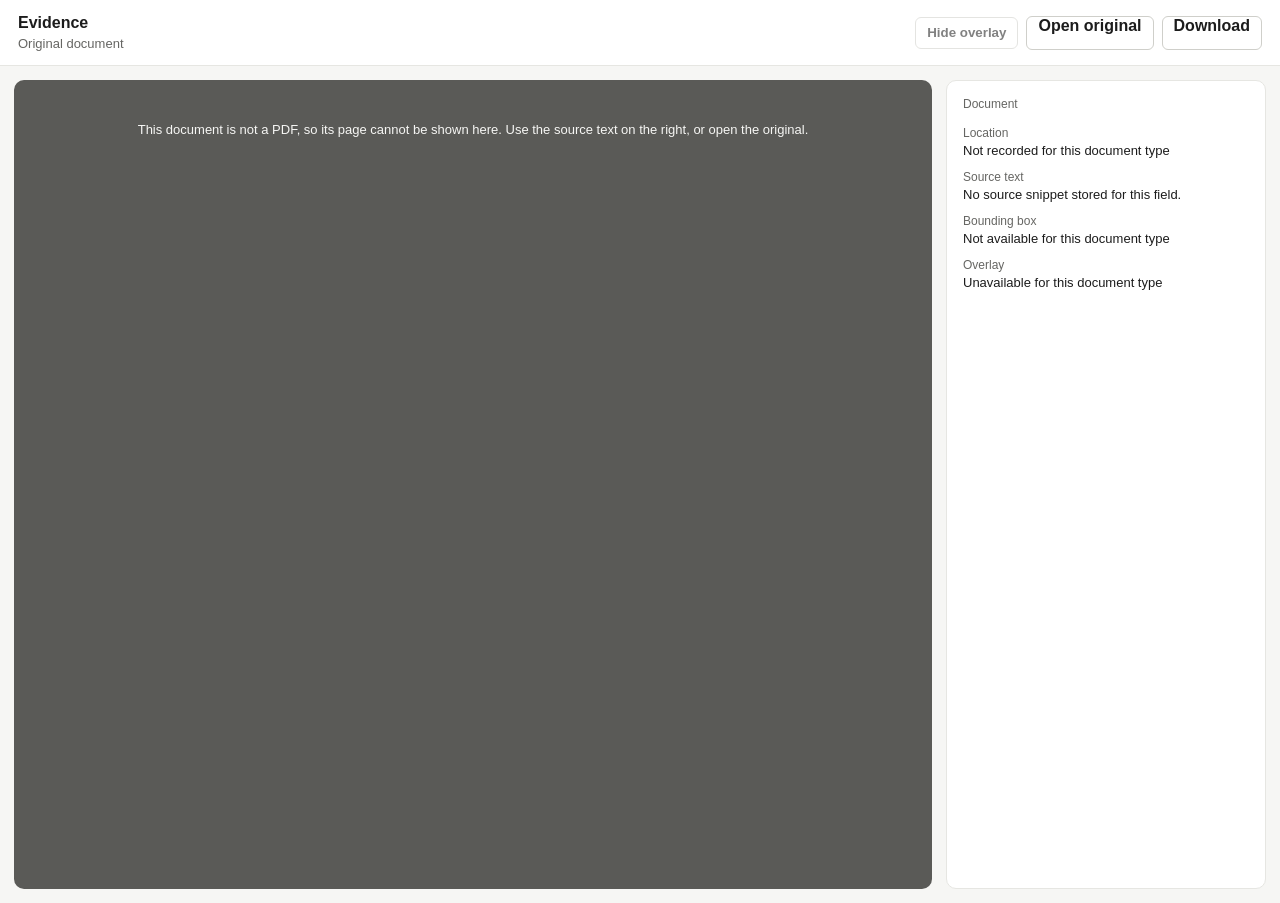
<file: sdoc-app/evidence.html>
<!doctype html>
<html lang="en">
<head>
  <meta charset="utf-8">
  <meta name="viewport" content="width=device-width, initial-scale=1">
  <title>Evidence preview · SDOC</title>
  <style>
    body { margin: 0; font-family: Arial, sans-serif; color: #1c1c1c; background: #f6f6f4; }
    header { display: flex; justify-content: space-between; gap: 16px; align-items: center; padding: 14px 18px; background: white; border-bottom: 1px solid #e6e6e2; }
    h1 { margin: 0; font-size: 16px; } p { margin: 4px 0 0; color: #666663; font-size: 13px; }
    .actions { display: flex; gap: 8px; align-items: center; }
    a, button { min-height: 32px; padding: 0 11px; border: 1px solid #cfcfca; border-radius: 6px; color: #1c1c1c; background: white; font-weight: 700; text-decoration: none; cursor: pointer; }
    a:focus-visible, button:focus-visible { outline: 3px solid #d8741a; outline-offset: 2px; }
    button[aria-pressed="false"] { background: #efefec; color: #3d3d3d; }
    button:disabled { opacity: .55; cursor: not-allowed; }
    main { display: grid; grid-template-columns: minmax(0, 1fr) 320px; gap: 14px; padding: 14px; height: calc(100vh - 63px); box-sizing: border-box; }
    .viewer { background: #5a5a57; border-radius: 10px; overflow: auto; padding: 14px; }
    /* The wrapper shrinks to the rendered page, so a box sized as a share of
       the wrapper is a share of the page itself, at any display width. */
    .page-wrap { position: relative; margin: 0 auto; background: white; box-shadow: 0 2px 12px #0000002e; }
    .page-wrap img { display: block; width: 100%; }
    .overlay { position: absolute; border: 3px solid #e8892a; background: rgba(232, 137, 42, .16); pointer-events: none; display: none; }
    .viewer-note { margin: 0; padding: 26px; color: #f6f6f4; font-size: 13px; line-height: 1.6; text-align: center; }
    aside { background: white; border: 1px solid #e6e6e2; border-radius: 10px; padding: 16px; overflow: auto; }
    dl { margin: 0; display: grid; gap: 12px; } dt { color: #666663; font-size: 12px; } dd { margin: 3px 0 0; font-size: 13px; overflow-wrap: anywhere; }
    @media (max-width: 850px) { main { grid-template-columns: 1fr; height: auto; } .viewer { max-height: 70vh; } }
  </style>
</head>
<body>
  <header>
    <div><h1 id="title">Evidence preview</h1><p id="subtitle">Original file with source overlay</p></div>
    <div class="actions">
      <button id="toggle" type="button" aria-pressed="true">Hide overlay</button>
      <a id="open" target="_blank" rel="noreferrer">Open original</a>
      <a id="download">Download</a>
    </div>
  </header>
  <main>
    <section class="viewer" id="viewer" aria-label="Document page"></section>
    <aside><dl id="facts"></dl></aside>
  </main>
  <script>
    const params = new URLSearchParams(location.search);
    const path = params.get('path') || '';
    const pageParam = params.get('page');
    const page = pageParam || '1';
    const bbox = (params.get('bbox') || '').split(',').map(Number);
    const text = params.get('text') || '';
    const field = params.get('field') || 'Evidence';
    const side = params.get('side') || '';
    const where = params.get('where') || '';
    const isPdf = /\.pdf$/i.test(path);
    const hasBox = bbox.length === 4 && bbox.every(n => !Number.isNaN(n));

    const viewer = document.getElementById('viewer');
    const toggle = document.getElementById('toggle');
    document.getElementById('download').href = `/api/attachments/download?path=${encodeURIComponent(path)}`;
    document.getElementById('open').href = `/api/attachments/preview?path=${encodeURIComponent(path)}`;
    document.getElementById('title').textContent = `${field}${side ? ' · ' + side : ''}`;
    document.getElementById('subtitle').textContent = path.split('/').pop() || 'Original document';

    let box = null;
    let visible = true;

    function note(message) {
      const paragraph = document.createElement('p');
      paragraph.className = 'viewer-note';
      paragraph.textContent = message;
      viewer.replaceChildren(paragraph);
    }

    function draw(pageWidth, pageHeight) {
      if (!box) return;
      if (!visible) { box.style.display = 'none'; return; }
      // bbox is [x0, top, x1, bottom] in PDF points with a top-left origin --
      // the same space the page image was rendered from, so the share of the
      // page is exact rather than approximate.
      const pct = n => `${Math.max(0, Math.min(100, n * 100))}%`;
      box.style.display = 'block';
      box.style.left = pct(bbox[0] / pageWidth);
      box.style.top = pct(bbox[1] / pageHeight);
      box.style.width = pct((bbox[2] - bbox[0]) / pageWidth);
      box.style.height = pct((bbox[3] - bbox[1]) / pageHeight);
    }

    function renderFacts(overlayState) {
      const rows = [
        ['Document', path],
        ['Location', where || (pageParam ? `Page ${page}` : 'Not recorded for this document type')],
        ['Source text', text || 'No source snippet stored for this field.'],
        ['Bounding box', hasBox ? `[${bbox.join(', ')}] pt` : 'Not available for this document type'],
        ['Overlay', overlayState],
      ];
      document.getElementById('facts').replaceChildren(...rows.map(([key, value]) => {
        const wrap = document.createElement('div');
        const dt = document.createElement('dt');
        const dd = document.createElement('dd');
        dt.textContent = key;
        dd.textContent = value;
        wrap.append(dt, dd);
        return wrap;
      }));
    }

    function unavailable(message, overlayState) {
      note(message);
      renderFacts(overlayState);
      toggle.disabled = true;
    }

    async function load() {
      if (!isPdf) {
        unavailable(
          'This document is not a PDF, so its page cannot be shown here. Use the source text on the right, or open the original.',
          'Unavailable for this document type');
        return;
      }
      note('Loading page…');
      let response;
      try {
        response = await fetch(`/api/attachments/page?path=${encodeURIComponent(path)}&page=${encodeURIComponent(page)}`);
      } catch (error) {
        response = null;
      }
      if (!response || !response.ok) {
        unavailable(
          'The page image could not be rendered. Open the original document and use the source text on the right.',
          'Unavailable; the page could not be rendered');
        return;
      }
      const pageWidth = Number(response.headers.get('X-Page-Width'));
      const pageHeight = Number(response.headers.get('X-Page-Height'));
      const image = document.createElement('img');
      image.src = URL.createObjectURL(await response.blob());
      image.alt = `Page ${page} of ${path.split('/').pop() || 'the document'}`;
      const wrap = document.createElement('div');
      wrap.className = 'page-wrap';
      wrap.append(image);
      const canPlace = hasBox && pageWidth > 0 && pageHeight > 0;
      if (canPlace) {
        box = document.createElement('div');
        box.className = 'overlay';
        wrap.append(box);
      } else {
        toggle.disabled = true;
      }
      viewer.replaceChildren(wrap);
      draw(pageWidth, pageHeight);
      renderFacts(canPlace
        ? 'Placed from the stored bounding box on the rendered page'
        : 'No bounding box stored for this field');
      toggle.addEventListener('click', () => {
        visible = !visible;
        toggle.textContent = visible ? 'Hide overlay' : 'Show overlay';
        toggle.setAttribute('aria-pressed', String(visible));
        draw(pageWidth, pageHeight);
      });
    }

    load();
  </script>
</body>
</html>
</file>
<file: sdoc-landing/styles.css>
/* SDOC landing, in the Averis visual language: white pages, black type,
   one warm orange accent, bold italic headlines. */
:root {
  --orange: #e8892a;        /* brand fills: arcs, dots, rules */
  --orange-btn: #d8741a;    /* button fill, holds white bold text */
  --orange-btn-hover: #c0640f;
  --orange-ink: #9a4f0a;    /* orange text on white */
  --orange-soft: #fdf0e3;
  --ink: #1c1c1c;
  --ink-soft: #3d3d3d;
  --muted: #666663;
  --line: #e6e6e2;
  --tint: #f6f6f4;
  --pill: #e8e8e6;
  --green: #26734a;
  --purple: #69509c;
  --red: #a2362e;
  --font: 'Open Sans', 'Segoe UI', Arial, sans-serif;
}

* { box-sizing: border-box; }
/* No rubber-band past the dark footer: overscroll would show white page. */
html { scroll-behavior: smooth; scroll-padding-top: 88px; overscroll-behavior-y: none; }
body { margin: 0; background: #fff; color: var(--ink); font-family: var(--font); font-size: 16px; line-height: 1.6; -webkit-font-smoothing: antialiased; }
a { color: inherit; text-decoration: none; }
button { font: inherit; cursor: pointer; }
img { display: block; }
svg { width: 18px; height: 18px; fill: none; stroke: currentColor; stroke-width: 2; stroke-linecap: round; stroke-linejoin: round; flex: none; }
.icon-sprite { display: none; }
:focus-visible { outline: 3px solid var(--orange); outline-offset: 2px; }
.wrap { max-width: 1240px; margin-inline: auto; padding-inline: 24px; }
@media (prefers-reduced-motion: reduce) { html { scroll-behavior: auto; } }

/* Buttons: squared-off orange, like the Averis call to action. */
.button { display: inline-flex; align-items: center; justify-content: center; gap: 8px; height: 42px; padding: 0 18px; border: 2px solid transparent; border-radius: 6px; font-weight: 700; font-size: 15px; white-space: nowrap; transition: background-color .15s, border-color .15s, color .15s; }
.button-lg { height: 54px; padding: 0 28px; font-size: 18px; }
.button-primary { background: var(--orange-btn); color: #fff; }
.button-primary:hover { background: var(--orange-btn-hover); }
.button-outline { background: #fff; border-color: var(--ink); color: var(--ink); }
.button-outline:hover { background: var(--ink); color: #fff; }
.button-ghost { color: var(--ink); }
.button-ghost:hover { color: var(--orange-ink); }

/* Header */
.site-header { position: sticky; top: 0; z-index: 10; background: #fff; border-bottom: 1px solid var(--line); }
.header-row { height: 80px; display: flex; align-items: center; gap: 48px; }
.brand { display: inline-flex; align-items: center; gap: 10px; font-size: 28px; font-weight: 800; font-style: italic; letter-spacing: -.02em; }
.desktop-nav { display: flex; gap: 36px; }
.desktop-nav a { position: relative; padding: 6px 0; font-size: 17px; color: var(--ink); }
.desktop-nav a::after { content: ""; position: absolute; left: 0; right: 0; bottom: -2px; height: 3px; border-radius: 2px; background: var(--orange); transform: scaleX(0); transition: transform .15s; }
.desktop-nav a:hover::after, .desktop-nav a.is-current::after { transform: scaleX(1); }
.desktop-nav a.is-current { font-weight: 700; }
.header-actions { margin-left: auto; display: flex; gap: 8px; }
.menu-toggle { display: none; margin-left: auto; width: 44px; height: 44px; border: 0; border-radius: 6px; background: var(--pill); color: var(--ink); place-items: center; }
.mobile-nav { display: grid; padding-bottom: 12px; }
.mobile-nav[hidden] { display: none; }
.mobile-nav a { padding: 12px 0; border-top: 1px solid var(--line); font-weight: 600; }

/* Hero: the SI and BL as a 3D stack over the port at dawn. */
.hero { position: relative; isolation: isolate; display: grid; grid-template-columns: minmax(0, 1.1fr) minmax(0, 1fr); align-items: center; min-height: 680px; overflow: hidden; }
.hero-stage { position: relative; align-self: stretch; min-height: 680px; display: grid; place-items: center; padding-right: 12%; }
/* Smaller and over the water, so the cranes stay visible above the stack. */
.stack { position: relative; width: 440px; height: 460px; perspective: 1400px; translate: -60px 110px; scale: .84; }
.stack-3d { --rx: 0deg; --ry: 0deg; position: absolute; inset: 0; transform-style: preserve-3d;
  transform: rotateX(calc(10deg + var(--ry))) rotateY(calc(15deg + var(--rx))) rotateZ(-2deg);
  transition: transform .5s cubic-bezier(.2, .8, .2, 1); }
.sheet { position: absolute; width: 270px; padding: 18px 18px 22px; border-radius: 10px; background: #fff; overflow: hidden;
  box-shadow: 0 1px 0 rgba(28, 28, 28, .04), 0 24px 48px -12px rgba(60, 30, 5, .28); animation: sheet-in 1s cubic-bezier(.2, .8, .2, 1) both; }
.sheet-si { left: 170px; top: 0; transform: translateZ(0); animation-delay: .15s; }
.sheet-bl { left: 0; top: 96px; transform: translateZ(70px); animation-delay: .35s; }
.sheet-head { display: flex; align-items: center; gap: 10px; padding-bottom: 12px; margin-bottom: 6px; border-bottom: 2px solid var(--ink); }
.sheet-head b { display: grid; place-items: center; width: 34px; height: 34px; border-radius: 6px; background: var(--ink); color: #fff; font-size: 13px; font-style: italic; }
.sheet-head span { font-size: 13px; font-weight: 800; line-height: 1.2; }
.sheet-head small { display: block; color: var(--muted); font-weight: 600; font-size: 10.5px; }
.sheet-row { display: flex; justify-content: space-between; gap: 8px; padding: 7px 6px; margin-inline: -6px; border-radius: 4px; font-size: 11px; }
.sheet-row span { color: var(--muted); font-weight: 600; }
.sheet-row i { font-style: normal; font-weight: 700; }
.sheet-row.is-hot { background: var(--orange-soft); animation: hot-row 2.2s ease-in-out .9s both; }
.sheet-lines { display: grid; gap: 7px; margin-top: 12px; }
.sheet-lines i { height: 6px; border-radius: 3px; background: #eeebe6; }
.sheet-lines i:nth-child(2) { width: 82%; }
.sheet-lines i:nth-child(3) { width: 58%; }
.scan-beam { position: absolute; left: 0; right: 0; top: -46px; height: 46px; pointer-events: none; opacity: 0;
  background: linear-gradient(to bottom, transparent, rgba(232, 137, 42, .18) 80%, rgba(232, 137, 42, .9) 96%, transparent);
  animation: scan 2.2s cubic-bezier(.45, 0, .25, 1) .9s both; }
.float-card { position: absolute; display: flex; align-items: center; gap: 10px; padding: 12px 16px 12px 12px; border-radius: 10px; background: #fff; font-weight: 800; font-size: 14px; white-space: nowrap;
  box-shadow: 0 28px 50px -14px rgba(60, 30, 5, .35); }
.float-card small { display: block; color: var(--muted); font-weight: 600; font-size: 11px; }
.float-icon { display: grid; place-items: center; width: 34px; height: 34px; border-radius: 50%; color: #fff; }
.float-icon svg { width: 17px; height: 17px; stroke-width: 2.6; }
.float-result { left: -14px; top: 356px; transform: translateZ(150px); animation: pop-in .45s cubic-bezier(.22, 1, .36, 1) 2.8s both; }
.float-result .float-icon { background: linear-gradient(145deg, #f6a34c, #d8741a); }
.float-ok { left: 262px; top: 300px; transform: translateZ(110px); font-size: 13px; animation: pop-in .45s cubic-bezier(.22, 1, .36, 1) 3s both; }
.float-ok .float-icon { width: 28px; height: 28px; background: var(--green); }
.float-ok .float-icon svg { width: 14px; height: 14px; }

.hero-copy { position: relative; padding: 64px clamp(24px, 5vw, 88px) 64px 12px; }
.hero-kicker { display: inline-flex; align-items: center; gap: 8px; margin-bottom: 22px; padding: 6px 14px 6px 10px; border-radius: 999px; background: var(--orange-soft); color: var(--orange-ink); font-size: 13px; font-weight: 800; letter-spacing: .04em; text-transform: uppercase; animation: rise .7s ease-out both; }
.kicker-dot { width: 8px; height: 8px; border-radius: 50%; background: var(--orange); animation: ping 2s ease-out infinite; }
.hero h1 { margin: 0; font-size: clamp(48px, 5.6vw, 84px); line-height: 1; font-style: italic; font-weight: 800; letter-spacing: -.03em; animation: rise .8s ease-out .1s both; }
.hero h1 .mark { position: relative; z-index: 0; display: inline-block; white-space: nowrap; }
.hero h1 .mark::after { content: ""; position: absolute; left: 2%; right: -2%; bottom: .04em; height: .18em; z-index: -1; border-radius: 4px; background: var(--orange); transform: scaleX(0) skewX(-12deg); transform-origin: left; animation: swipe .7s cubic-bezier(.6, 0, .2, 1) .9s forwards; }
.hero-sub { margin: 18px 0 0; font-size: clamp(22px, 2.2vw, 30px); font-style: italic; font-weight: 700; animation: rise .8s ease-out .2s both; }
.hero-description { max-width: 500px; margin: 16px 0 34px; color: var(--ink-soft); font-size: 17px; animation: rise .8s ease-out .3s both; }
.hero-actions { display: flex; flex-wrap: wrap; align-items: center; gap: 28px; animation: rise .8s ease-out .4s both; }
.hero-actions .button-primary { box-shadow: 0 12px 26px -10px rgba(216, 116, 26, .8); }
.hero-actions .button-primary:hover { transform: translateY(-2px); }
.hero-actions .button-primary svg { transition: transform .2s; }
.hero-actions .button-primary:hover svg { transform: translateX(3px); }
.text-link { font-weight: 700; border-bottom: 2px solid var(--orange); padding-bottom: 2px; }
.text-link:hover { color: var(--orange-ink); }

.hero-stage .stack, .hero-copy { z-index: 2; }

/* The port at dawn, dissolving into white along a curve, with the water
   sweeping on under the copy so the edge never reads as a straight cut. */
.hero-bg { position: absolute; inset: 0; z-index: 0; pointer-events: none;
  background: url("assets/hero/port.webp") left center / cover no-repeat;
  --fade: radial-gradient(ellipse 62% 125% at 0% 42%, #000 56%, transparent 100%),
          radial-gradient(ellipse 115% 40% at 0% 100%, rgba(0, 0, 0, .85) 25%, transparent 100%);
  -webkit-mask-image: var(--fade); mask-image: var(--fade); }
@media (hover: hover) and (pointer: fine) and (prefers-reduced-motion: no-preference) {
  .hero .sheet, .hero .float-card { transition: transform .4s cubic-bezier(.22, 1, .36, 1); }
  .hero.is-exploring .sheet-si { transform: translate3d(5px, -5px, -6px) rotateZ(.75deg); }
  .hero.is-exploring .sheet-bl { transform: translate3d(-3px, 2px, 82px) rotateZ(-.75deg); }
  .hero.is-exploring .float-result { transform: translate3d(-2px, 0, 162px); }
  .hero.is-exploring .float-ok { transform: translate3d(2px, 0, 120px); }

  /* The letters nearest the pointer lift, easing off with distance;
     app.js sets --lift (0 to 1) per letter as the cursor moves. */
  .mark-char { display: inline-block; transform: translateY(calc(var(--lift, 0) * -.16em)) scale(calc(1 + var(--lift, 0) * .1));
    transform-origin: 50% 100%; transition: transform .22s cubic-bezier(.22, 1, .36, 1), color .22s ease-out;
    /* Ink warms through deep amber to brand orange as the lift rises. */
    color: color-mix(in oklch, color-mix(in oklch, var(--orange-btn) calc(var(--lift, 0) * 100%), var(--orange-ink)) calc(var(--lift, 0) * 100%), var(--ink)); }
  .hero-actions .button-primary { position: relative; overflow: hidden; transition: transform .2s ease-out, background-color .15s; }
  .hero-actions .button-primary::after { content: ""; position: absolute; inset: -50% -30%; pointer-events: none;
    background: linear-gradient(110deg, transparent 40%, rgba(255, 255, 255, .3) 50%, transparent 60%);
    transform: translateX(-100%); }
  .hero-actions .button-primary:hover::after, .hero-actions .button-primary:focus-visible::after { transform: translateX(100%); transition: transform .5s ease-out; }
  .hero-actions .button-primary:active { transform: translateY(0) scale(.98); }
  .desktop-nav a::after { transform-origin: left; transition: transform .22s cubic-bezier(.22, 1, .36, 1); }
}

@keyframes sheet-in { from { opacity: 0; translate: 40px 60px; } }
@keyframes pop-in { from { opacity: 0; scale: .6; } }
@keyframes bob { 50% { translate: 0 -10px; } }
@keyframes rise { from { opacity: 0; transform: translateY(18px); } }
@keyframes swipe { to { transform: scaleX(1) skewX(-12deg); } }
@keyframes ping { 0% { box-shadow: 0 0 0 0 rgba(232, 137, 42, .6); } 70%, 100% { box-shadow: 0 0 0 10px rgba(232, 137, 42, 0); } }
@keyframes scan { 0% { top: -46px; opacity: 1; } 70% { opacity: 1; } 100% { top: 100%; opacity: 0; } }
@keyframes hot-row { 0%, 45% { background: transparent; box-shadow: none; } 58%, 100% { background: var(--orange-soft); box-shadow: none; } }

/* Scroll reveal, only once JS is running so content never stays hidden. */
html.js .reveal { opacity: 0; transform: translateY(28px); transition: opacity .7s ease-out, transform .7s cubic-bezier(.2, .8, .2, 1); }
html.js .reveal.is-visible { opacity: 1; transform: none; }
html.js .steps .reveal:nth-child(2), html.js .outcome-grid .reveal:nth-child(2) { transition-delay: .08s; }
html.js .steps .reveal:nth-child(3), html.js .outcome-grid .reveal:nth-child(3) { transition-delay: .16s; }
html.js .steps .reveal:nth-child(4), html.js .outcome-grid .reveal:nth-child(4) { transition-delay: .24s; }

@media (prefers-reduced-motion: reduce) {
  *, *::before, *::after { animation: none !important; transition: none !important; }
  .hero h1 .mark::after { transform: skewX(-12deg); }
  html.js .reveal { opacity: 1; transform: none; }
}

/* Integrations */
.integrations { padding: 40px 0; border-block: 1px solid var(--line); }
.eyebrow { margin: 0 0 20px; text-align: center; color: var(--muted); font-size: 14px; font-weight: 700; letter-spacing: .08em; text-transform: uppercase; }
.integration-list { list-style: none; margin: 0; padding: 0; display: flex; flex-wrap: wrap; justify-content: center; gap: 16px 48px; }
.integration-list li { display: flex; align-items: center; gap: 10px; font-weight: 700; font-size: 17px; }
.integration-list img { width: 36px; height: 36px; object-fit: contain; transition: transform .25s; }
.integration-list li:hover img { transform: translateY(-4px) scale(1.08); }

/* Sections */
.section { padding: 88px 0; }
.section-tint { background: var(--tint); }
.section-head { max-width: 680px; margin-bottom: 40px; }
.section-head h2 { margin: 0 0 10px; font-size: clamp(34px, 4vw, 52px); line-height: 1.15; font-style: italic; font-weight: 800; }
.section-head h2::after { content: ""; display: block; width: 56px; height: 4px; margin-top: 14px; border-radius: 2px; background: var(--orange); }
.section-head p { margin: 0; color: var(--ink-soft); font-size: 17px; }

.steps { list-style: none; margin: 0; padding: 0; display: grid; grid-template-columns: repeat(4, minmax(0, 1fr)); gap: 20px; }
.steps { perspective: 900px; }
.steps li { position: relative; padding: 28px 24px; border: 1px solid var(--line); border-radius: 12px; background: #fff; }
html.js .steps li.reveal.is-visible { transition-delay: 0s; transition: transform .3s cubic-bezier(.2, .8, .2, 1), box-shadow .3s, border-color .3s; }
.steps li:hover, html.js .steps li.reveal.is-visible:hover { transform: translateY(-6px) rotateX(4deg); border-color: var(--orange); box-shadow: 0 22px 40px -18px rgba(60, 30, 5, .3); }
.step-n { display: block; color: transparent; -webkit-text-stroke: 2px var(--orange); font-weight: 800; font-style: italic; font-size: 56px; line-height: 1; }
.steps h3, .outcome h3 { margin: 8px 0 6px; font-size: 20px; }
.steps p, .outcome p { margin: 0; color: var(--ink-soft); font-size: 15px; }

/* Demo */
.demo-card { border: 1px solid var(--line); border-radius: 12px; background: #fff; box-shadow: 0 10px 34px rgba(28, 28, 28, .06); overflow: hidden; }
.demo-top { display: flex; flex-wrap: wrap; align-items: center; justify-content: space-between; gap: 16px; padding: 20px 24px; border-bottom: 1px solid var(--line); }
.demo-label { display: block; color: var(--muted); font-size: 13px; }
.demo-case { font-size: 18px; }
.scenario-row { display: flex; gap: 4px; padding: 4px; border-radius: 8px; background: var(--tint); }
.scenario-tab { height: 36px; padding: 0 14px; border: 0; border-radius: 6px; background: transparent; color: var(--ink-soft); font-weight: 600; font-size: 14px; }
.scenario-tab:hover { color: var(--ink); }
.scenario-tab.active { background: #fff; color: var(--ink); box-shadow: 0 1px 3px rgba(28, 28, 28, .15); }
.result-summary { display: flex; align-items: center; gap: 16px; padding: 18px 24px; background: var(--orange-soft); }
.result-summary.verified { background: #e5f3ea; }
.result-summary.review { background: #efebf8; }
.result-icon { display: grid; place-items: center; width: 40px; height: 40px; flex: none; border-radius: 50%; color: #fff; background: var(--orange-btn); }
.result-icon.result-good { background: var(--green); }
.result-icon.result-review { background: var(--purple); }
.result-copy { flex: 1; min-width: 0; }
.result-copy span { display: block; color: var(--muted); font-size: 12px; font-weight: 700; letter-spacing: .06em; }
.result-copy strong { display: block; font-size: 18px; }
.result-copy small { color: var(--ink-soft); font-size: 14px; }
.result-state { padding: 4px 10px; border-radius: 999px; background: #fff; font-size: 12px; font-weight: 800; letter-spacing: .04em; color: var(--orange-ink); }
.result-state.verified { color: var(--green); }
.result-state.review { color: var(--purple); }
.comparison-table { font-size: 14px; }
.table-head, .table-row { display: grid; grid-template-columns: 1fr 1.3fr 1.3fr .8fr; gap: 12px; align-items: center; padding: 12px 24px; }
.table-head { color: var(--muted); font-size: 12px; font-weight: 700; text-transform: uppercase; letter-spacing: .05em; border-bottom: 1px solid var(--line); }
.table-row { border-bottom: 1px solid var(--line); }
.table-row span:first-child { font-weight: 600; }
.table-row.has-diff { background: #fff8f0; }
.table-row.has-review { background: #f7f4fc; }
.value-diff { color: var(--orange-ink); font-weight: 700; }
.value-review { color: var(--purple); font-weight: 700; }
.status-badge { display: inline-flex; align-items: center; gap: 6px; font-weight: 700; color: var(--green); }
.status-badge svg { width: 15px; height: 15px; }
.has-diff .status-badge { color: var(--orange-ink); }
.has-review .status-badge { color: var(--purple); }
.demo-bottom { display: flex; flex-wrap: wrap; align-items: center; justify-content: space-between; gap: 12px; padding: 16px 24px; }
.demo-bottom > span { display: inline-flex; align-items: center; gap: 8px; color: var(--muted); font-size: 14px; }

/* Outcomes */
.outcome-grid { display: grid; grid-template-columns: repeat(4, minmax(0, 1fr)); gap: 20px; }
.outcome { padding: 24px; border-top: 4px solid var(--line); background: var(--tint); border-radius: 0 0 10px 10px; }
.outcome-dot { display: block; width: 12px; height: 12px; border-radius: 50%; }
.outcome-dot.green { background: var(--green); }
.outcome-dot.orange { background: var(--orange); }
.outcome-dot.purple { background: var(--purple); }
.outcome-dot.grey { background: #8a8a86; }

/* Footer */
/* Closing call to action: the ship heading out over open sea. White fades
   into the haze at the top; the darker water meets the footer below. */
.voyage { position: relative; isolation: isolate; display: flex; align-items: flex-start; min-height: 600px; padding: 110px 0 64px;
  background: url("assets/hero/sea.webp") 20% center / cover no-repeat; }
.voyage::before { content: ""; position: absolute; inset: 0 0 auto; z-index: -1; height: 45%; background: linear-gradient(#fff, rgba(255, 255, 255, 0)); }
.voyage .wrap { width: 100%; }
.voyage-copy { max-width: 520px; margin: 0 0 0 auto; }
.voyage-copy p { margin-bottom: 30px; }
.site-footer { padding: 28px 0; background: var(--ink); color: #c9c9c5; font-size: 14px; }
.footer-row { display: flex; flex-wrap: wrap; align-items: center; justify-content: space-between; gap: 12px; }
.brand-footer { color: #fff; font-size: 22px; }

/* Evidence dialog */
.evidence-dialog { width: min(620px, calc(100vw - 32px)); padding: 0; border: 0; border-radius: 12px; color: var(--ink); box-shadow: 0 24px 60px rgba(28, 28, 28, .25); }
.evidence-dialog::backdrop { background: rgba(28, 28, 28, .45); }
.dialog-top { display: flex; justify-content: space-between; align-items: flex-start; gap: 16px; padding: 22px 24px 0; }
.dialog-kicker { color: var(--orange-ink); font-size: 12px; font-weight: 800; letter-spacing: .06em; text-transform: uppercase; }
.dialog-top h3 { margin: 2px 0 0; font-size: 22px; font-style: italic; }
#close-dialog { display: grid; place-items: center; width: 36px; height: 36px; border: 0; border-radius: 6px; background: var(--tint); }
#dialog-intro { margin: 10px 24px 16px; color: var(--ink-soft); font-size: 15px; }
.dialog-docs { display: grid; grid-template-columns: 1fr 1fr; gap: 12px; padding: 0 24px; }
.dialog-doc { padding: 16px; border: 1px solid var(--line); border-radius: 8px; }
.dialog-doc span { color: var(--muted); font-size: 11px; font-weight: 700; letter-spacing: .05em; }
.dialog-doc strong { display: block; margin-top: 4px; font-size: 20px; }
.dialog-doc p { margin: 2px 0 10px; color: var(--muted); font-size: 13px; }
.dialog-doc blockquote { margin: 0; padding: 8px 10px; border-left: 3px solid var(--orange); background: var(--orange-soft); font-family: ui-monospace, Consolas, monospace; font-size: 12.5px; }
.dialog-footer { display: flex; flex-wrap: wrap; align-items: center; justify-content: space-between; gap: 12px; margin-top: 20px; padding: 16px 24px; border-top: 1px solid var(--line); color: var(--muted); font-size: 13px; }

/* Responsive */
@media (max-width: 1080px) {
  .header-row { gap: 28px; }
  .desktop-nav { gap: 22px; }
  .steps, .outcome-grid { grid-template-columns: repeat(2, minmax(0, 1fr)); }
}
@media (max-width: 900px) {
  .desktop-nav, .header-actions { display: none; }
  .menu-toggle { display: grid; }
  .hero { grid-template-columns: minmax(0, 1fr); }
  .hero-copy { order: -1; padding: 48px 24px 8px; }
  .hero-stage { min-height: 520px; padding-right: 0; }
  .stack { translate: -36px 0; scale: 1; }
  /* Stacked layout: the port rises from the bottom, behind the documents. */
  .hero-bg { background-size: auto 60%; background-position: 18% 100%;
    --fade: linear-gradient(to top, #000 0 34%, transparent 50%); }
}
@media (max-width: 640px) {
  /* Copy on white at the top, the ship on an open strip of sea below it. */
  .voyage { min-height: 0; padding: 64px 0 300px; background-size: auto 420px; background-position: 30% bottom; }
  .voyage::before { top: auto; bottom: 250px; height: 170px; }
  .voyage-copy { margin: 0; }
  .header-row { height: 64px; }
  .brand { font-size: 24px; }
  .section { padding: 60px 0; }
  .steps, .outcome-grid, .dialog-docs { grid-template-columns: 1fr; }
  .hero-actions .button { flex: 1 1 100%; }
  .hero-stage { min-height: 400px; }
  .stack { scale: .7; }
  .table-head { display: none; }
  .table-row { grid-template-columns: 1fr 1fr; gap: 4px 12px; padding: 12px 16px; }
  .table-row span:first-child { grid-column: 1 / -1; }
  .demo-top, .result-summary, .demo-bottom { padding-inline: 16px; }
  .result-summary { flex-wrap: wrap; }
}
</file>
